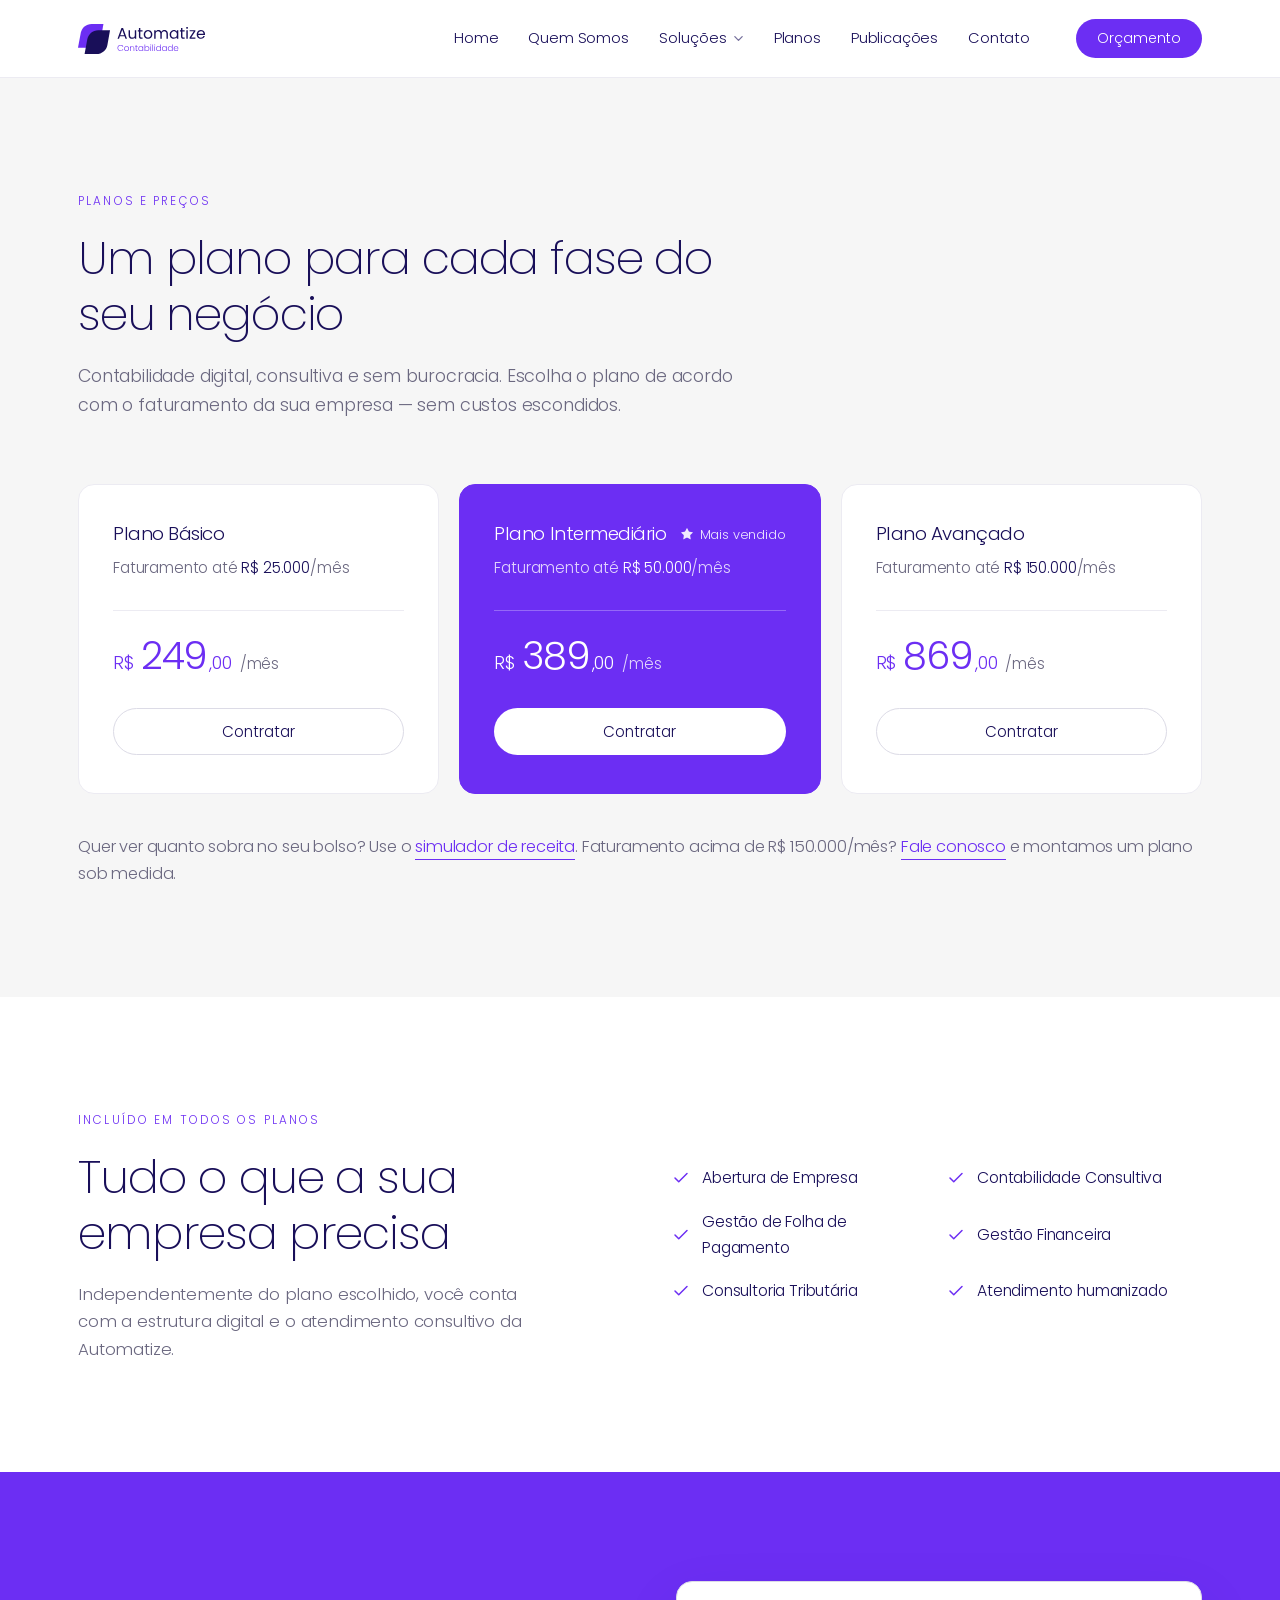
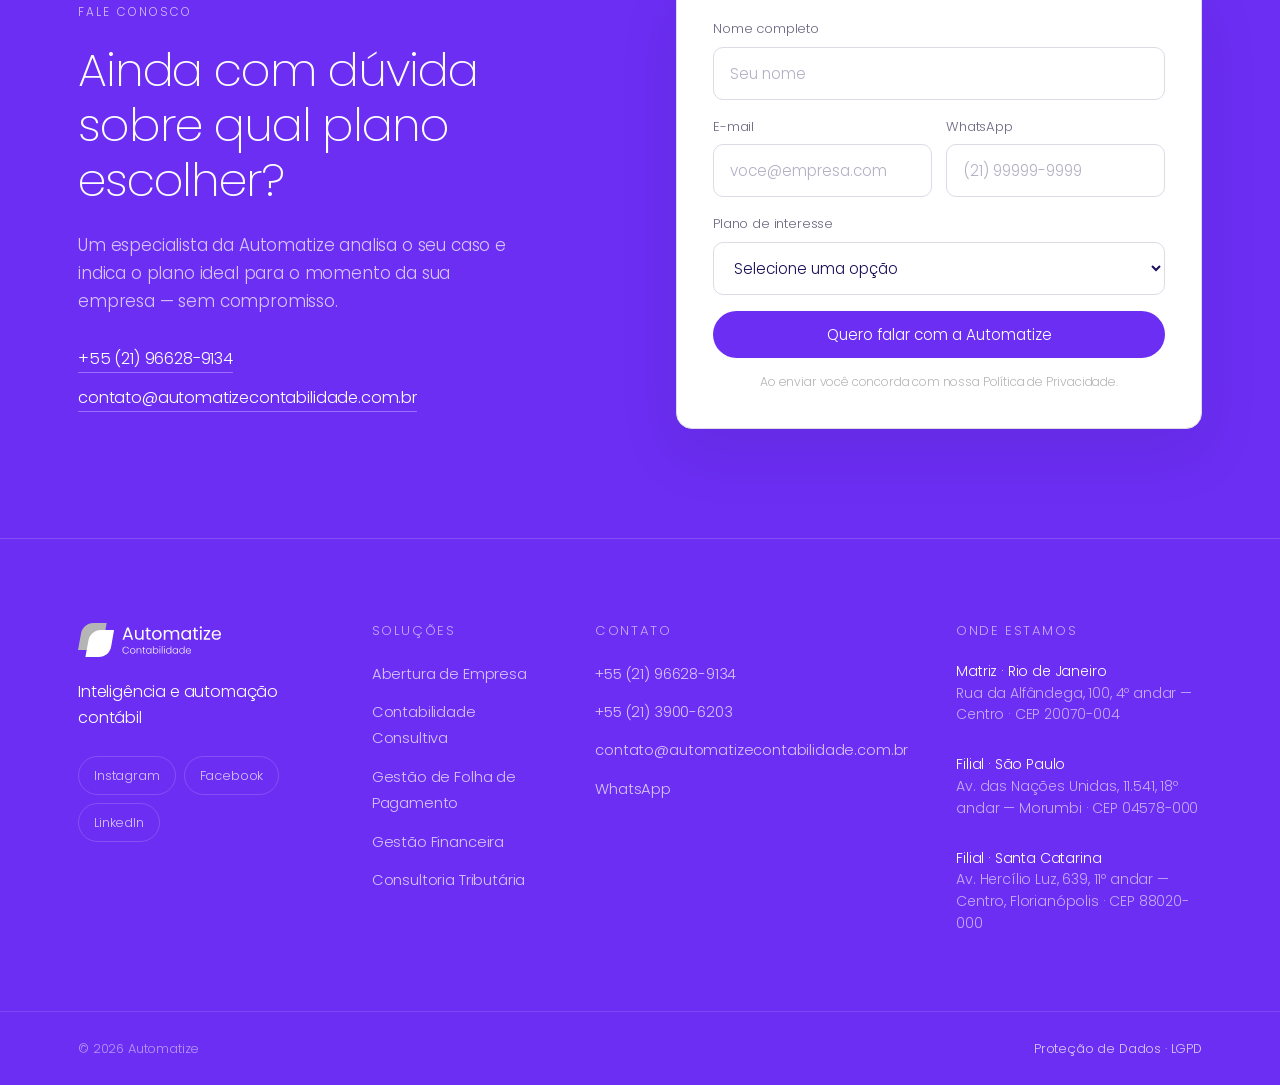
<file: planos.html>
<!DOCTYPE html>
<html lang="pt-BR">
<head>
  <meta charset="UTF-8" />
  <meta name="viewport" content="width=device-width, initial-scale=1.0" />
  <title>Planos e Preços — Automatize Contabilidade</title>
  <meta name="description" content="Conheça os planos da Automatize Contabilidade. Contabilidade digital, consultiva e sem burocracia, com preço adequado ao faturamento da sua empresa." />

  <link rel="preconnect" href="https://fonts.googleapis.com" />
  <link rel="preconnect" href="https://fonts.gstatic.com" crossorigin />
  <link href="https://fonts.googleapis.com/css2?family=Poppins:wght@200;300&display=swap" rel="stylesheet" />

  <link rel="icon" type="image/svg+xml" href="assets/logo-cont-01.svg" />
  <link rel="stylesheet" href="styles/main.css" />
</head>
<body>

  <!-- ===================== HEADER / NAV ===================== -->
  <header class="header">
    <div class="container header__inner">
      <a href="index.html" class="header__brand" aria-label="Automatize Contabilidade — início">
        <img src="assets/logo-cont-01.svg" alt="Automatize Contabilidade" class="header__logo" />
      </a>

      <nav class="nav" id="primary-nav" aria-label="Navegação principal">
        <ul class="nav__list">
          <li><a href="index.html" class="nav__link">Home</a></li>
          <li><a href="index.html#quem-somos" class="nav__link">Quem Somos</a></li>
          <li class="nav__item nav__item--has-menu">
            <button class="nav__link nav__trigger" aria-expanded="false" aria-controls="menu-solucoes">
              Soluções
              <svg class="nav__caret" width="11" height="11" viewBox="0 0 12 12" aria-hidden="true"><path d="M2 4l4 4 4-4" fill="none" stroke="currentColor" stroke-width="1.4" stroke-linecap="round" stroke-linejoin="round"/></svg>
            </button>

            <div class="mega" id="menu-solucoes">
              <div class="mega__inner">
                <div class="mega__rail" role="tablist" aria-label="Categorias">
                  <p class="mega__rail-title">Categorias</p>
                  <button type="button" class="mega__cat is-active" role="tab" aria-selected="true" data-cat="solucoes">
                    <span class="mega__cat-ico"><svg viewBox="0 0 24 24" fill="none" stroke="currentColor" stroke-width="1.9" stroke-linecap="round" stroke-linejoin="round" aria-hidden="true"><rect width="7" height="7" x="3" y="3" rx="1"/><rect width="7" height="7" x="14" y="3" rx="1"/><rect width="7" height="7" x="14" y="14" rx="1"/><rect width="7" height="7" x="3" y="14" rx="1"/></svg></span>
                    <span><b>Por solução</b><small>O que fazemos por você.</small></span>
                  </button>
                  <button type="button" class="mega__cat" role="tab" aria-selected="false" data-cat="segmentos">
                    <span class="mega__cat-ico"><svg viewBox="0 0 24 24" fill="none" stroke="currentColor" stroke-width="1.9" stroke-linecap="round" stroke-linejoin="round" aria-hidden="true"><path d="M16 21v-2a4 4 0 0 0-4-4H6a4 4 0 0 0-4 4v2"/><circle cx="9" cy="7" r="4"/><path d="M22 21v-2a4 4 0 0 0-3-3.87"/><path d="M16 3.13a4 4 0 0 1 0 7.75"/></svg></span>
                    <span><b>Por segmento</b><small>Quem atendemos.</small></span>
                  </button>
                  <button type="button" class="mega__cat" role="tab" aria-selected="false" data-cat="planos">
                    <span class="mega__cat-ico"><svg viewBox="0 0 24 24" fill="none" stroke="currentColor" stroke-width="1.9" stroke-linecap="round" stroke-linejoin="round" aria-hidden="true"><rect width="20" height="14" x="2" y="5" rx="2"/><line x1="2" x2="22" y1="10" y2="10"/></svg></span>
                    <span><b>Planos e preços</b><small>Conforme o seu faturamento.</small></span>
                  </button>
                </div>

                <div class="mega__panels">
                  <div class="mega__panel is-active" data-panel="solucoes" role="tabpanel">
                    <div class="mega__cols">

              <div class="mega__col">
                <p class="mega__col-title">Rotina e conformidade</p>
                <a class="mega__link" href="solucoes/contabilidade-consultiva.html">
                  <span class="mega__link-ico"><svg viewBox="0 0 24 24" fill="none" stroke="currentColor" stroke-width="1.75" stroke-linecap="round" stroke-linejoin="round" aria-hidden="true"><path d="M15 14c.2-1 .7-1.7 1.5-2.5 1-.9 1.5-2.2 1.5-3.5A6 6 0 0 0 6 8c0 1 .2 2.2 1.5 3.5.7.7 1.3 1.5 1.5 2.5"/><path d="M9 18h6"/><path d="M10 22h4"/></svg></span>
                  <span><b>Contabilidade Consultiva</b><small>Um parceiro estratégico, com dados e eficiência.</small></span>
                </a>
                <a class="mega__link" href="solucoes/gestao-de-folha-de-pagamento.html">
                  <span class="mega__link-ico"><svg viewBox="0 0 24 24" fill="none" stroke="currentColor" stroke-width="1.75" stroke-linecap="round" stroke-linejoin="round" aria-hidden="true"><path d="M16 21v-2a4 4 0 0 0-4-4H6a4 4 0 0 0-4 4v2"/><circle cx="9" cy="7" r="4"/><path d="M22 21v-2a4 4 0 0 0-3-3.87"/><path d="M16 3.13a4 4 0 0 1 0 7.75"/></svg></span>
                  <span><b>Gestão de Folha de Pagamento</b><small>Obrigações trabalhistas com risco minimizado.</small></span>
                </a>
                <a class="mega__link" href="solucoes/gestao-financeira.html">
                  <span class="mega__link-ico"><svg viewBox="0 0 24 24" fill="none" stroke="currentColor" stroke-width="1.75" stroke-linecap="round" stroke-linejoin="round" aria-hidden="true"><path d="M19 7V4a1 1 0 0 0-1-1H5a2 2 0 0 0 0 4h15a1 1 0 0 1 1 1v4h-3a2 2 0 0 0 0 4h3a1 1 0 0 0 1-1v-2a1 1 0 0 0-1-1"/><path d="M3 5v14a2 2 0 0 0 2 2h15a1 1 0 0 0 1-1v-4"/></svg></span>
                  <span><b>Gestão Financeira</b><small>Menos burocracia, mais tempo para empreender.</small></span>
                </a>
              </div>

              <div class="mega__col">
                <p class="mega__col-title">Abertura e estratégia</p>
                <a class="mega__link" href="solucoes/abertura-de-empresa.html">
                  <span class="mega__link-ico"><svg viewBox="0 0 24 24" fill="none" stroke="currentColor" stroke-width="1.75" stroke-linecap="round" stroke-linejoin="round" aria-hidden="true"><path d="M6 22V4a2 2 0 0 1 2-2h8a2 2 0 0 1 2 2v18Z"/><path d="M6 12H4a2 2 0 0 0-2 2v6a2 2 0 0 0 2 2h2"/><path d="M18 9h2a2 2 0 0 1 2 2v9a2 2 0 0 1-2 2h-2"/><path d="M10 6h4"/><path d="M10 10h4"/><path d="M10 14h4"/><path d="M10 18h4"/></svg></span>
                  <span><b>Abertura de Empresa</b><small>Seu CNPJ em poucos dias, sem burocracia.</small></span>
                </a>
                <a class="mega__link" href="solucoes/consultoria-tributaria.html">
                  <span class="mega__link-ico"><svg viewBox="0 0 24 24" fill="none" stroke="currentColor" stroke-width="1.75" stroke-linecap="round" stroke-linejoin="round" aria-hidden="true"><line x1="3" x2="21" y1="22" y2="22"/><line x1="6" x2="6" y1="18" y2="11"/><line x1="10" x2="10" y1="18" y2="11"/><line x1="14" x2="14" y1="18" y2="11"/><line x1="18" x2="18" y1="18" y2="11"/><polygon points="12 2 20 7 4 7"/></svg></span>
                  <span><b>Consultoria Tributária</b><small>Análise assertiva e atenta à legislação.</small></span>
                </a>
                <a class="mega__link" href="solucoes/auditoria-contabil.html">
                  <span class="mega__link-ico"><svg viewBox="0 0 24 24" fill="none" stroke="currentColor" stroke-width="1.75" stroke-linecap="round" stroke-linejoin="round" aria-hidden="true"><path d="m8 11 2 2 4-4"/><circle cx="11" cy="11" r="8"/><path d="m21 21-4.3-4.3"/></svg></span>
                  <span><b>Auditoria Contábil</b><small>Revisão técnica das suas demonstrações.</small></span>
                </a>
              </div>
                    </div>
                    <div class="mega__foot">
                      <a class="mega__cta" href="index.html#solucoes">Ver todas as soluções <svg viewBox="0 0 24 24" fill="none" stroke="currentColor" stroke-width="1.9" stroke-linecap="round" stroke-linejoin="round" aria-hidden="true"><path d="M5 12h14"/><path d="m12 5 7 7-7 7"/></svg></a>
                      <a class="mega__cta" href="index.html#contato">Falar com um especialista <svg viewBox="0 0 24 24" fill="none" stroke="currentColor" stroke-width="1.9" stroke-linecap="round" stroke-linejoin="round" aria-hidden="true"><path d="M5 12h14"/><path d="m12 5 7 7-7 7"/></svg></a>
                    </div>
                  </div>

                  <div class="mega__panel" data-panel="segmentos" role="tabpanel">
                    <div class="mega__chips">
                      <a class="mega__chip" href="index.html#conta-pj">Médico</a>
                      <a class="mega__chip" href="index.html#conta-pj">Dentista</a>
                      <a class="mega__chip" href="index.html#conta-pj">Arquiteto</a>
                      <a class="mega__chip" href="index.html#conta-pj">Advogado</a>
                      <a class="mega__chip" href="index.html#conta-pj">Psicólogo</a>
                      <a class="mega__chip" href="index.html#conta-pj">Publicitário</a>
                      <a class="mega__chip" href="index.html#conta-pj">Técnico</a>
                      <a class="mega__chip" href="index.html#conta-pj">Consultor</a>
                      <a class="mega__chip" href="index.html#conta-pj">Representante comercial</a>
                      <a class="mega__chip" href="index.html#conta-pj">Lojista</a>
                      <a class="mega__chip" href="index.html#conta-pj">Varejista</a>
                      <a class="mega__chip" href="index.html#conta-pj">Infoprodutor</a>
                    </div>
                    <div class="mega__foot">
                      <a class="mega__cta" href="index.html#contato">Não encontrou o seu segmento? Fale conosco <svg viewBox="0 0 24 24" fill="none" stroke="currentColor" stroke-width="1.9" stroke-linecap="round" stroke-linejoin="round" aria-hidden="true"><path d="M5 12h14"/><path d="m12 5 7 7-7 7"/></svg></a>
                    </div>
                  </div>

                  <div class="mega__panel" data-panel="planos" role="tabpanel">
                    <div class="mega__plans">
                      <a class="mega__plan" href="planos.html">
                        <b>Plano Básico</b><i>R$ 249<small style="display:inline;color:var(--ink-soft);font-size:.75rem">/mês</small></i>
                        <small>Faturamento até R$ 25.000/mês</small>
                      </a>
                      <a class="mega__plan" href="planos.html">
                        <b>Plano Intermediário</b><i>R$ 389<small style="display:inline;color:var(--ink-soft);font-size:.75rem">/mês</small></i>
                        <small>Faturamento até R$ 50.000/mês</small>
                      </a>
                      <a class="mega__plan" href="planos.html">
                        <b>Plano Avançado</b><i>R$ 869<small style="display:inline;color:var(--ink-soft);font-size:.75rem">/mês</small></i>
                        <small>Faturamento até R$ 150.000/mês</small>
                      </a>
                    </div>
                    <div class="mega__foot">
                      <a class="mega__cta" href="planos.html">Ver todos os planos <svg viewBox="0 0 24 24" fill="none" stroke="currentColor" stroke-width="1.9" stroke-linecap="round" stroke-linejoin="round" aria-hidden="true"><path d="M5 12h14"/><path d="m12 5 7 7-7 7"/></svg></a>
                      <a class="mega__cta" href="index.html#calculadora">Simular a minha receita <svg viewBox="0 0 24 24" fill="none" stroke="currentColor" stroke-width="1.9" stroke-linecap="round" stroke-linejoin="round" aria-hidden="true"><path d="M5 12h14"/><path d="m12 5 7 7-7 7"/></svg></a>
                    </div>
                  </div>
                </div>
              </div>
            </div>
          </li>
          <li><a href="planos.html" class="nav__link" aria-current="page">Planos</a></li>
          <li><a href="index.html#publicacoes" class="nav__link">Publicações</a></li>
          <li><a href="index.html#contato" class="nav__link">Contato</a></li>
        </ul>
      </nav>

      <div class="header__actions">
        <a href="index.html#contato" class="btn btn--primary btn--sm">Orçamento</a>
        <button class="nav__toggle" id="nav-toggle" aria-label="Abrir menu" aria-expanded="false" aria-controls="primary-nav">
          <span></span><span></span><span></span>
        </button>
      </div>
    </div>
  </header>

  <main>
    <!-- ===================== PLANOS ===================== -->
    <section class="pricing section">
      <div class="container">
        <header class="section__head pricing__head">
          <span class="eyebrow">Planos e preços</span>
          <h1 class="section__title">Um plano para cada fase do seu negócio</h1>
          <p class="pricing__lead">
            Contabilidade digital, consultiva e sem burocracia. Escolha o plano de acordo com o
            faturamento da sua empresa — sem custos escondidos.
          </p>
        </header>

        <div class="pricing-grid">

          <!-- Plano Básico -->
          <article class="pricing-card">
            <header class="pricing-card__head">
              <h2 class="pricing-card__name">Plano Básico</h2>
              <p class="pricing-card__limit">Faturamento até <strong>R$ 25.000</strong>/mês</p>
            </header>

            <p class="pricing-card__price">
              <span class="pricing-card__cur">R$</span><span class="pricing-card__val">249</span><span class="pricing-card__dec">,00</span>
              <span class="pricing-card__per">/mês</span>
            </p>

            <footer class="pricing-card__foot">
              <a href="index.html#contato" class="btn btn--outline btn--block">Contratar</a>
            </footer>
          </article>

          <!-- Plano Intermediário — destaque -->
          <article class="pricing-card pricing-card--featured">
            <header class="pricing-card__head">
              <span class="pricing-card__badge">
                <svg viewBox="0 0 24 24" fill="currentColor" aria-hidden="true"><path d="M11.525 2.295a.53.53 0 0 1 .95 0l2.31 4.679a2.123 2.123 0 0 0 1.595 1.16l5.166.756a.53.53 0 0 1 .294.904l-3.736 3.638a2.123 2.123 0 0 0-.611 1.878l.882 5.14a.53.53 0 0 1-.771.56l-4.618-2.428a2.122 2.122 0 0 0-1.973 0L6.396 21.01a.53.53 0 0 1-.77-.56l.881-5.139a2.122 2.122 0 0 0-.611-1.879L2.16 9.795a.53.53 0 0 1 .294-.906l5.165-.755a2.122 2.122 0 0 0 1.597-1.16z"/></svg>
                Mais vendido
              </span>
              <h2 class="pricing-card__name">Plano Intermediário</h2>
              <p class="pricing-card__limit">Faturamento até <strong>R$ 50.000</strong>/mês</p>
            </header>

            <p class="pricing-card__price">
              <span class="pricing-card__cur">R$</span><span class="pricing-card__val">389</span><span class="pricing-card__dec">,00</span>
              <span class="pricing-card__per">/mês</span>
            </p>

            <footer class="pricing-card__foot">
              <a href="index.html#contato" class="btn btn--light btn--block">Contratar</a>
            </footer>
          </article>

          <!-- Plano Avançado -->
          <article class="pricing-card">
            <header class="pricing-card__head">
              <h2 class="pricing-card__name">Plano Avançado</h2>
              <p class="pricing-card__limit">Faturamento até <strong>R$ 150.000</strong>/mês</p>
            </header>

            <p class="pricing-card__price">
              <span class="pricing-card__cur">R$</span><span class="pricing-card__val">869</span><span class="pricing-card__dec">,00</span>
              <span class="pricing-card__per">/mês</span>
            </p>

            <footer class="pricing-card__foot">
              <a href="index.html#contato" class="btn btn--outline btn--block">Contratar</a>
            </footer>
          </article>

        </div>

        <p class="pricing__note">
          Quer ver quanto sobra no seu bolso? Use o
          <a href="index.html#calculadora" class="link">simulador de receita</a>.
          Faturamento acima de R$ 150.000/mês?
          <a href="index.html#contato" class="link">Fale conosco</a> e montamos um plano sob medida.
        </p>
      </div>
    </section>

    <!-- ===================== INCLUÍDO EM TODOS ===================== -->
    <section class="included section">
      <div class="container included__inner">
        <div class="included__copy">
          <span class="eyebrow">Incluído em todos os planos</span>
          <h2 class="section__title">Tudo o que a sua empresa precisa</h2>
          <p class="included__text">
            Independentemente do plano escolhido, você conta com a estrutura digital e o
            atendimento consultivo da Automatize.
          </p>
        </div>

        <ul class="included__list">
          <li>
            <svg viewBox="0 0 24 24" fill="none" stroke="currentColor" stroke-width="2" stroke-linecap="round" stroke-linejoin="round" aria-hidden="true"><path d="M20 6 9 17l-5-5"/></svg>
            Abertura de Empresa
          </li>
          <li>
            <svg viewBox="0 0 24 24" fill="none" stroke="currentColor" stroke-width="2" stroke-linecap="round" stroke-linejoin="round" aria-hidden="true"><path d="M20 6 9 17l-5-5"/></svg>
            Contabilidade Consultiva
          </li>
          <li>
            <svg viewBox="0 0 24 24" fill="none" stroke="currentColor" stroke-width="2" stroke-linecap="round" stroke-linejoin="round" aria-hidden="true"><path d="M20 6 9 17l-5-5"/></svg>
            Gestão de Folha de Pagamento
          </li>
          <li>
            <svg viewBox="0 0 24 24" fill="none" stroke="currentColor" stroke-width="2" stroke-linecap="round" stroke-linejoin="round" aria-hidden="true"><path d="M20 6 9 17l-5-5"/></svg>
            Gestão Financeira
          </li>
          <li>
            <svg viewBox="0 0 24 24" fill="none" stroke="currentColor" stroke-width="2" stroke-linecap="round" stroke-linejoin="round" aria-hidden="true"><path d="M20 6 9 17l-5-5"/></svg>
            Consultoria Tributária
          </li>
          <li>
            <svg viewBox="0 0 24 24" fill="none" stroke="currentColor" stroke-width="2" stroke-linecap="round" stroke-linejoin="round" aria-hidden="true"><path d="M20 6 9 17l-5-5"/></svg>
            Atendimento humanizado
          </li>
        </ul>
      </div>
    </section>

    <!-- ===================== CTA ===================== -->
    <section class="contact section" id="contato">
      <div class="container contact__inner">
        <div class="contact__copy">
          <span class="eyebrow">Fale conosco</span>
          <h2 class="section__title section__title--light">Ainda com dúvida sobre qual plano escolher?</h2>
          <p class="contact__text">
            Um especialista da Automatize analisa o seu caso e indica o plano ideal para o
            momento da sua empresa — sem compromisso.
          </p>
          <ul class="contact__list">
            <li><a href="tel:+5521966289134">+55 (21) 96628-9134</a></li>
            <li><a href="mailto:contato@automatizecontabilidade.com.br">contato@automatizecontabilidade.com.br</a></li>
          </ul>
        </div>

        <div class="contact__card">
          <form class="lead-form" id="lead-form" novalidate>
            <label class="field">
              <span class="field__label">Nome completo</span>
              <input type="text" name="nome" required placeholder="Seu nome" autocomplete="name" />
            </label>

            <div class="field-row">
              <label class="field">
                <span class="field__label">E-mail</span>
                <input type="email" name="email" required placeholder="voce@empresa.com" autocomplete="email" />
              </label>
              <label class="field">
                <span class="field__label">WhatsApp</span>
                <input type="tel" name="telefone" required placeholder="(21) 99999-9999" autocomplete="tel" />
              </label>
            </div>

            <label class="field">
              <span class="field__label">Plano de interesse</span>
              <select name="plano" required>
                <option value="" disabled selected>Selecione uma opção</option>
                <option>Plano Básico</option>
                <option>Plano Intermediário</option>
                <option>Plano Avançado</option>
                <option>Ainda não sei / Plano sob medida</option>
              </select>
            </label>

            <button type="submit" class="btn btn--primary btn--block">Quero falar com a Automatize</button>
            <p class="lead-form__note">Ao enviar você concorda com nossa Política de Privacidade.</p>
          </form>
        </div>
      </div>
    </section>
  </main>

  <!-- ===================== FOOTER ===================== -->
  <footer class="footer">
    <div class="container footer__inner">
      <div class="footer__brand">
        <img src="assets/logo-cont-03.svg" alt="Automatize Contabilidade" class="footer__logo" />
        <p class="footer__slogan">Inteligência e automação contábil</p>
        <div class="footer__social">
          <a href="https://instagram.com/automatize_contabilidade">Instagram</a>
          <a href="https://facebook.com/contabilidadeautomatize">Facebook</a>
          <a href="https://www.linkedin.com/company/automatize-assessoria">LinkedIn</a>
        </div>
      </div>

      <div class="footer__col">
        <h4>Soluções</h4>
        <ul>
          <li><a href="index.html#solucoes">Abertura de Empresa</a></li>
          <li><a href="index.html#solucoes">Contabilidade Consultiva</a></li>
          <li><a href="index.html#solucoes">Gestão de Folha de Pagamento</a></li>
          <li><a href="index.html#solucoes">Gestão Financeira</a></li>
          <li><a href="index.html#solucoes">Consultoria Tributária</a></li>
        </ul>
      </div>

      <div class="footer__col">
        <h4>Contato</h4>
        <ul class="footer__contact">
          <li><a href="tel:+5521966289134">+55 (21) 96628-9134</a></li>
          <li><a href="tel:+552139006203">+55 (21) 3900-6203</a></li>
          <li><a href="mailto:contato@automatizecontabilidade.com.br">contato@automatizecontabilidade.com.br</a></li>
          <li><a href="https://wa.me/5521966289134">WhatsApp</a></li>
        </ul>
      </div>

      <div class="footer__col footer__col--wide">
        <h4>Onde estamos</h4>
        <ul class="footer__address">
          <li><strong>Matriz · Rio de Janeiro</strong><br />Rua da Alfândega, 100, 4º andar — Centro · CEP 20070-004</li>
          <li><strong>Filial · São Paulo</strong><br />Av. das Nações Unidas, 11.541, 18º andar — Morumbi · CEP 04578-000</li>
          <li><strong>Filial · Santa Catarina</strong><br />Av. Hercílio Luz, 639, 11º andar — Centro, Florianópolis · CEP 88020-000</li>
        </ul>
      </div>
    </div>

    <div class="footer__bottom">
      <div class="container footer__bottom-inner">
        <span>© 2026 Automatize</span>
        <span class="footer__badge">Proteção de Dados · LGPD</span>
      </div>
    </div>
  </footer>

  <script src="scripts/main.js"></script>
</body>
</html>
</file>
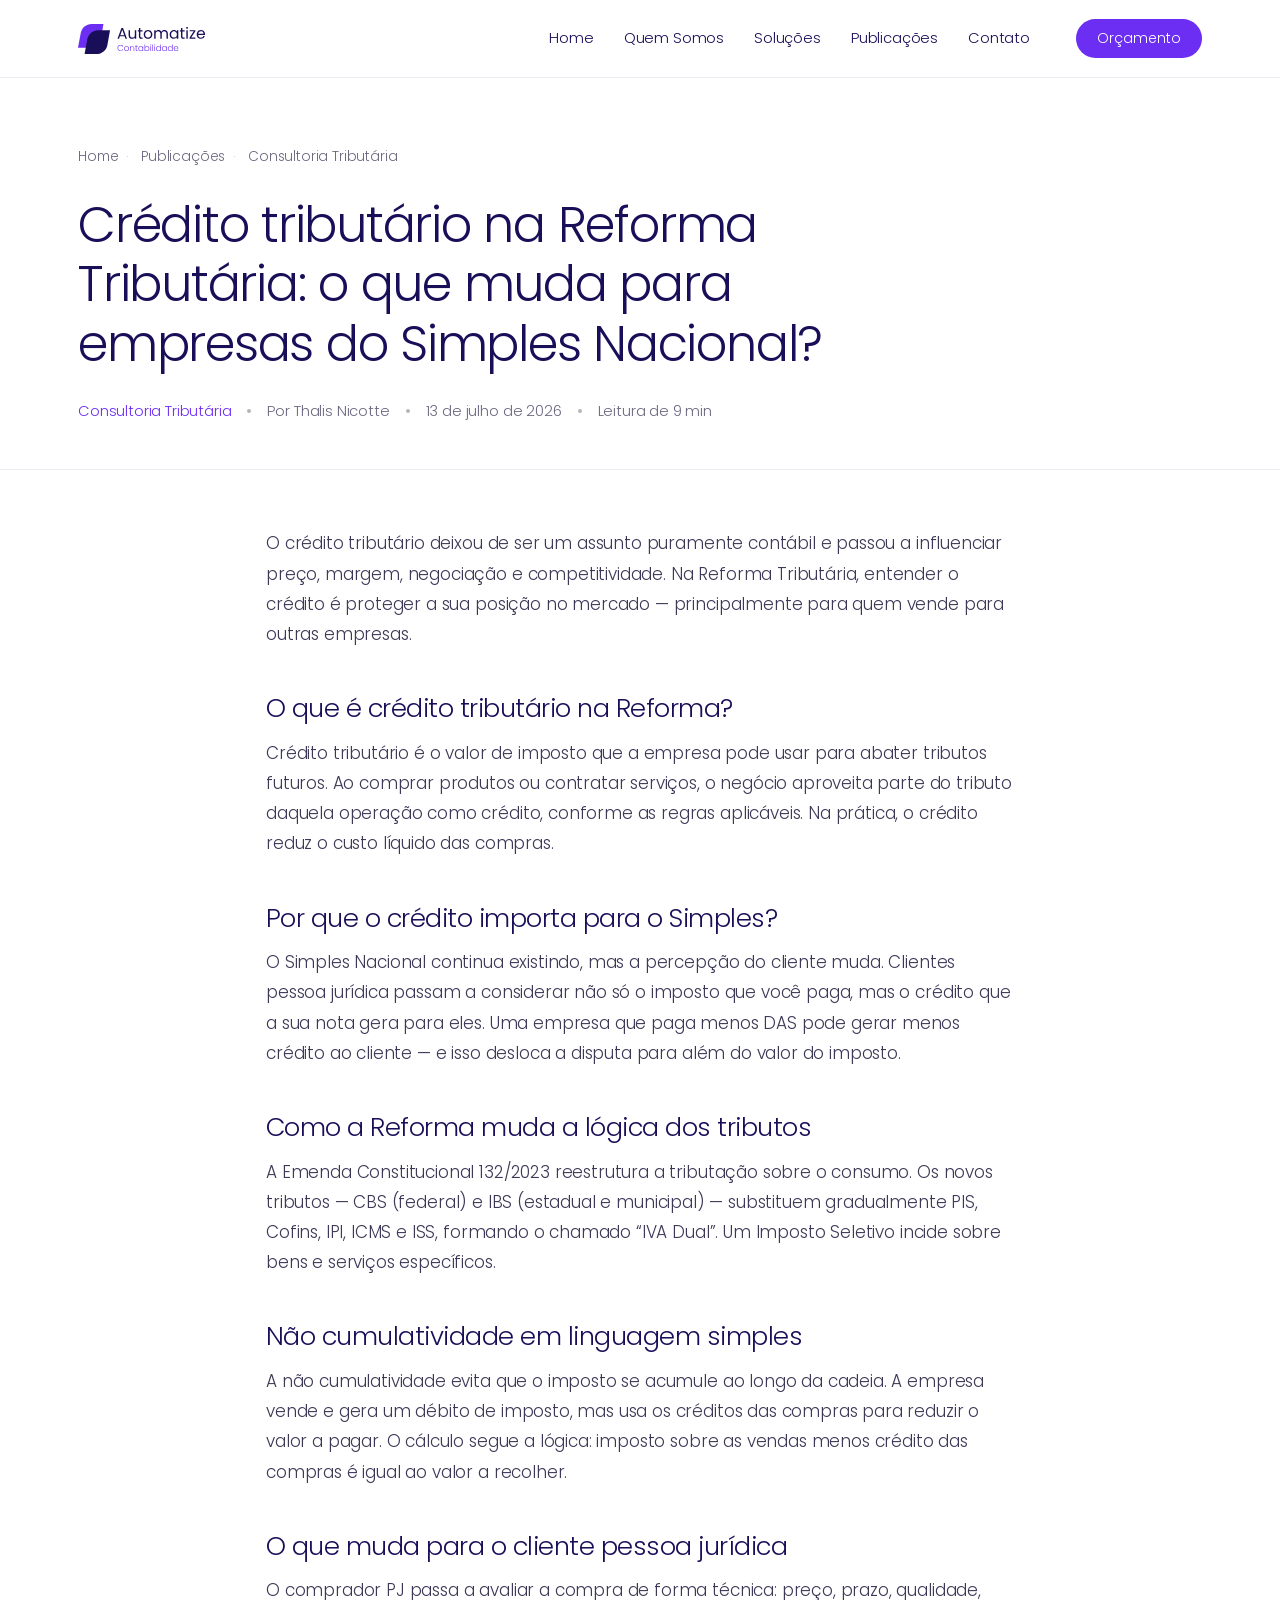
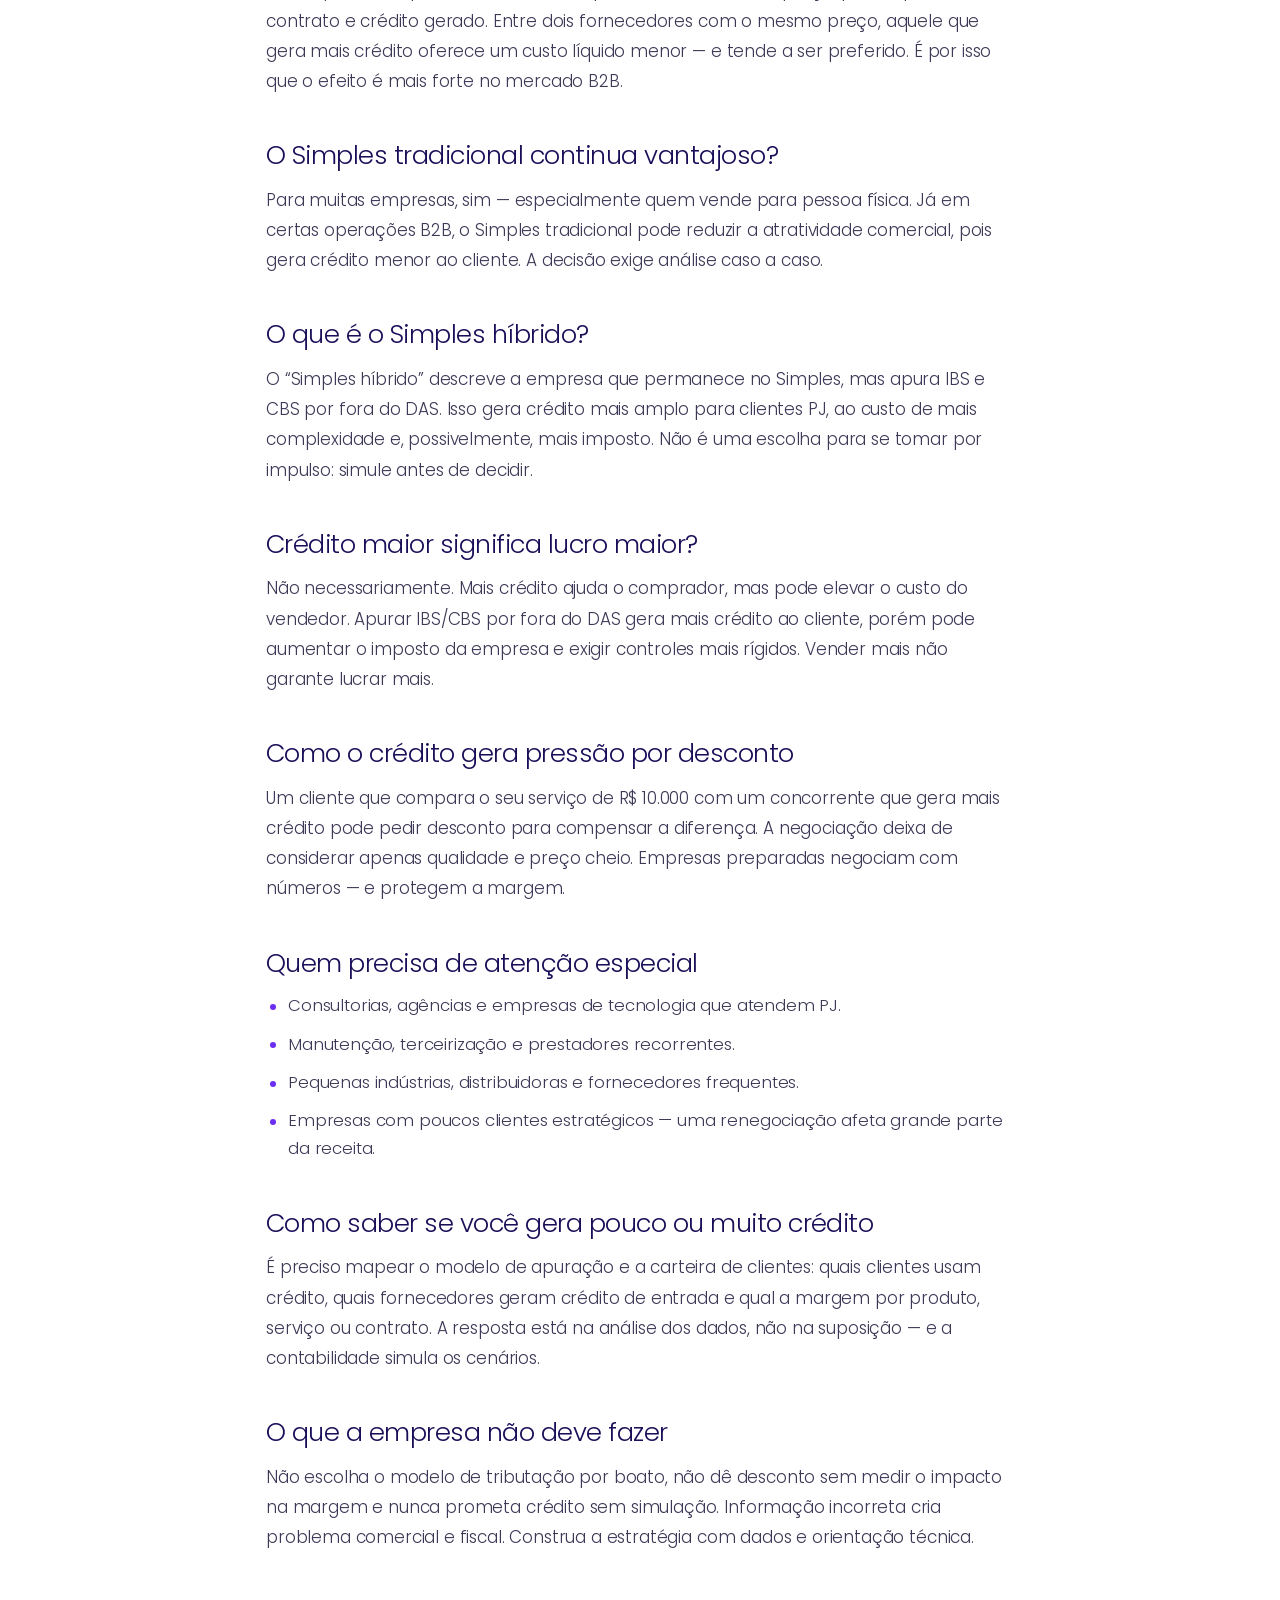
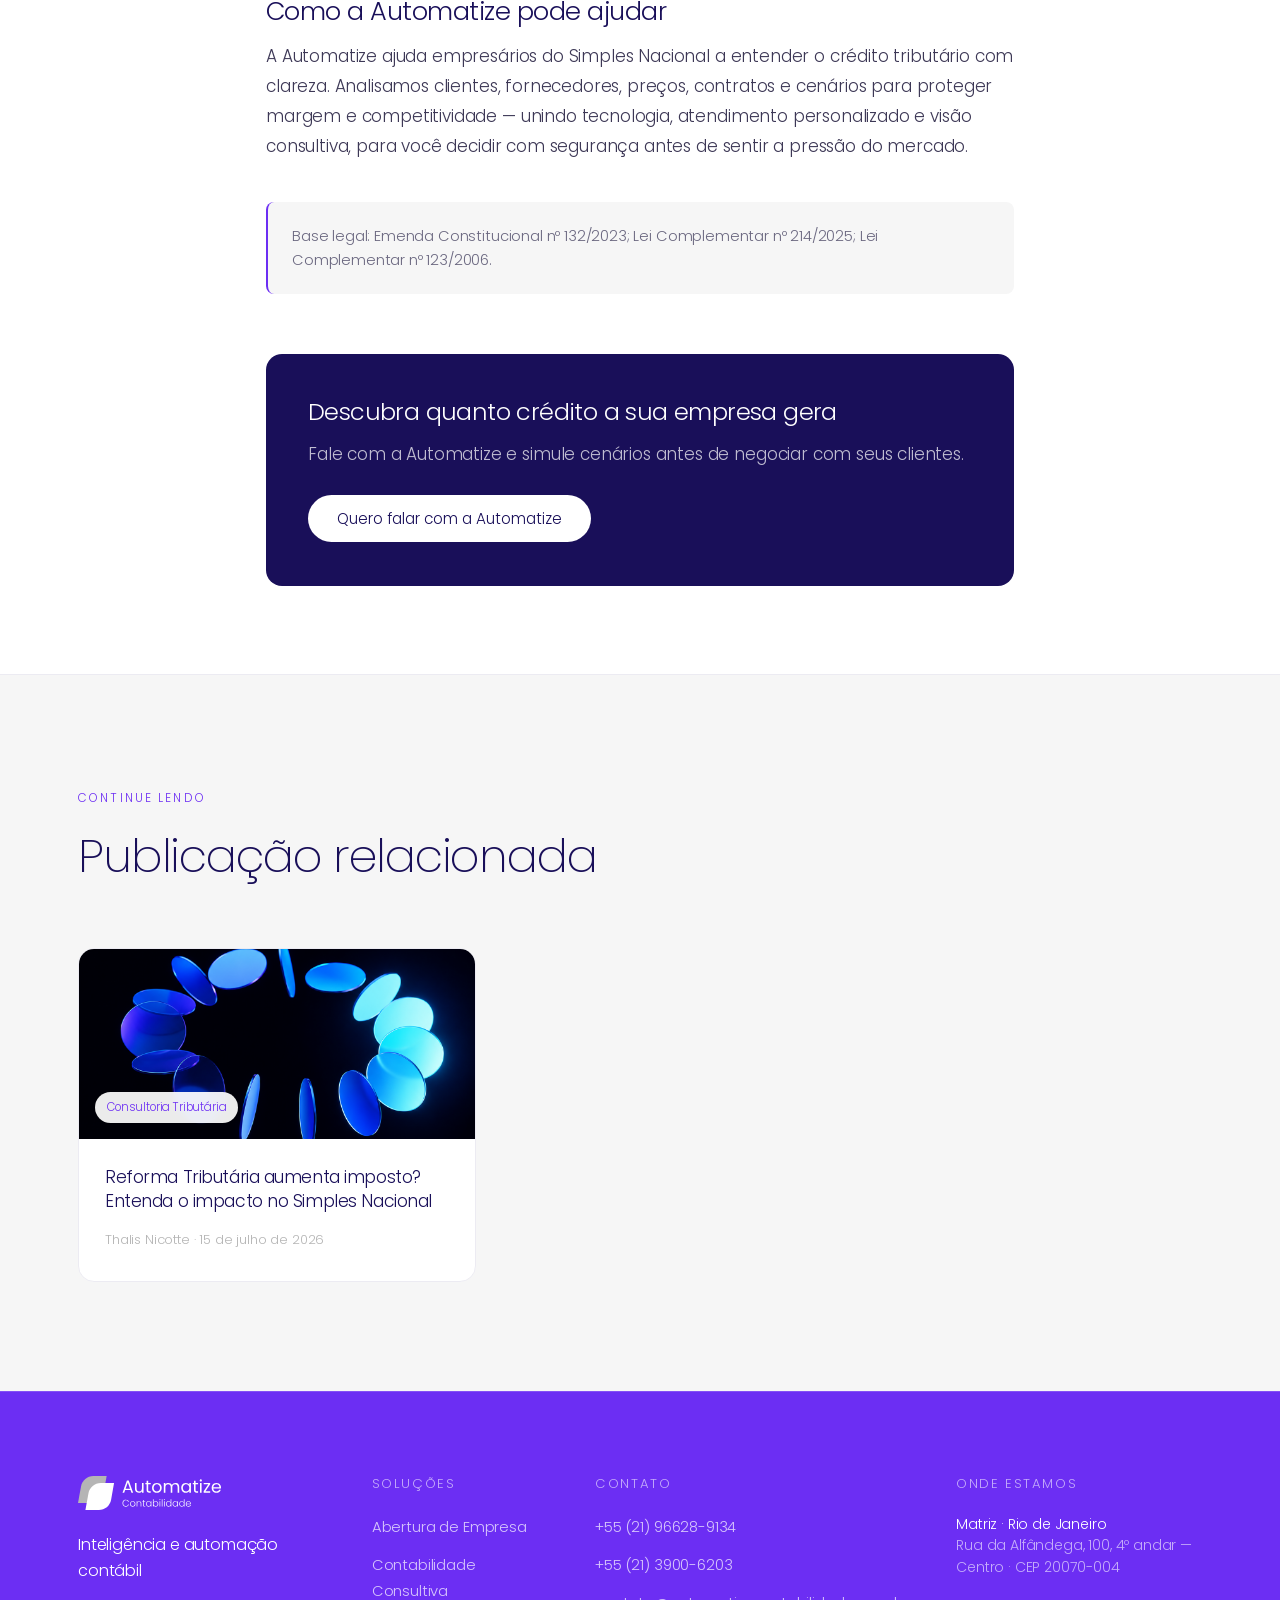
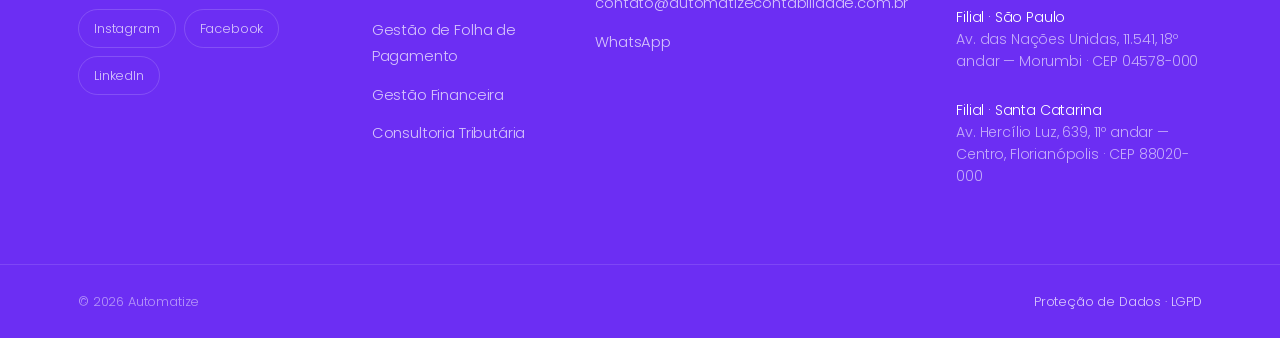
<file: publicacoes/credito-tributario-reforma-tributaria.html>
<!DOCTYPE html>
<html lang="pt-BR">
<head>
  <meta charset="UTF-8" />
  <meta name="viewport" content="width=device-width, initial-scale=1.0" />
  <title>Crédito tributário na Reforma Tributária: o que muda para o Simples Nacional — Automatize</title>
  <meta name="description" content="O crédito tributário vira vantagem competitiva na Reforma. Entenda o que muda para empresas do Simples Nacional, especialmente no mercado B2B." />

  <link rel="preconnect" href="https://fonts.googleapis.com" />
  <link rel="preconnect" href="https://fonts.gstatic.com" crossorigin />
  <link href="https://fonts.googleapis.com/css2?family=Poppins:wght@200;300&display=swap" rel="stylesheet" />

  <link rel="icon" type="image/svg+xml" href="../assets/logo-cont-01.svg" />
  <link rel="stylesheet" href="../styles/main.css" />
</head>
<body>

  <header class="header">
    <div class="container header__inner">
      <a href="../index.html" class="header__brand" aria-label="Automatize Contabilidade — início">
        <img src="../assets/logo-cont-01.svg" alt="Automatize Contabilidade" class="header__logo" />
      </a>
      <nav class="nav" id="primary-nav" aria-label="Navegação principal">
        <ul class="nav__list">
          <li><a href="../index.html" class="nav__link">Home</a></li>
          <li><a href="../index.html#quem-somos" class="nav__link">Quem Somos</a></li>
          <li><a href="../index.html#solucoes" class="nav__link">Soluções</a></li>
          <li><a href="../index.html#publicacoes" class="nav__link">Publicações</a></li>
          <li><a href="../index.html#contato" class="nav__link">Contato</a></li>
        </ul>
      </nav>
      <div class="header__actions">
        <a href="../index.html#contato" class="btn btn--primary btn--sm">Orçamento</a>
        <button class="nav__toggle" id="nav-toggle" aria-label="Abrir menu" aria-expanded="false" aria-controls="primary-nav">
          <span></span><span></span><span></span>
        </button>
      </div>
    </div>
  </header>

  <main>
    <article>
      <header class="article-hero">
        <div class="container">
          <nav class="breadcrumb" aria-label="Trilha">
            <a href="../index.html">Home</a><span>·</span>
            <a href="../index.html#publicacoes">Publicações</a><span>·</span>
            Consultoria Tributária
          </nav>
          <h1 class="article-hero__title">Crédito tributário na Reforma Tributária: o que muda para empresas do Simples Nacional?</h1>
          <div class="article-hero__meta">
            <span class="tag">Consultoria Tributária</span>
            <span class="dot"></span>
            <span>Por Thalis Nicotte</span>
            <span class="dot"></span>
            <span>13 de julho de 2026</span>
            <span class="dot"></span>
            <span>Leitura de 9 min</span>
          </div>
        </div>
      </header>

      <div class="article section">
        <div class="container">
          <div class="article__inner">
            <p class="article__lead">
              O crédito tributário deixou de ser um assunto puramente contábil e passou a influenciar preço,
              margem, negociação e competitividade. Na Reforma Tributária, entender o crédito é proteger a sua
              posição no mercado — principalmente para quem vende para outras empresas.
            </p>

            <h2>O que é crédito tributário na Reforma?</h2>
            <p>
              Crédito tributário é o valor de imposto que a empresa pode usar para abater tributos futuros.
              Ao comprar produtos ou contratar serviços, o negócio aproveita parte do tributo daquela operação
              como crédito, conforme as regras aplicáveis. Na prática, o crédito reduz o custo líquido das compras.
            </p>

            <h2>Por que o crédito importa para o Simples?</h2>
            <p>
              O Simples Nacional continua existindo, mas a percepção do cliente muda. Clientes pessoa jurídica
              passam a considerar não só o imposto que você paga, mas o crédito que a sua nota gera para eles.
              Uma empresa que paga menos DAS pode gerar menos crédito ao cliente — e isso desloca a disputa para
              além do valor do imposto.
            </p>

            <h2>Como a Reforma muda a lógica dos tributos</h2>
            <p>
              A Emenda Constitucional 132/2023 reestrutura a tributação sobre o consumo. Os novos tributos —
              <strong>CBS</strong> (federal) e <strong>IBS</strong> (estadual e municipal) — substituem
              gradualmente PIS, Cofins, IPI, ICMS e ISS, formando o chamado “IVA Dual”. Um Imposto Seletivo
              incide sobre bens e serviços específicos.
            </p>

            <h2>Não cumulatividade em linguagem simples</h2>
            <p>
              A não cumulatividade evita que o imposto se acumule ao longo da cadeia. A empresa vende e gera um
              débito de imposto, mas usa os créditos das compras para reduzir o valor a pagar. O cálculo segue a
              lógica: imposto sobre as vendas menos crédito das compras é igual ao valor a recolher.
            </p>

            <h2>O que muda para o cliente pessoa jurídica</h2>
            <p>
              O comprador PJ passa a avaliar a compra de forma técnica: preço, prazo, qualidade, contrato e
              crédito gerado. Entre dois fornecedores com o mesmo preço, aquele que gera mais crédito oferece um
              custo líquido menor — e tende a ser preferido. É por isso que o efeito é mais forte no mercado B2B.
            </p>

            <h2>O Simples tradicional continua vantajoso?</h2>
            <p>
              Para muitas empresas, sim — especialmente quem vende para pessoa física. Já em certas operações B2B,
              o Simples tradicional pode reduzir a atratividade comercial, pois gera crédito menor ao cliente.
              A decisão exige análise caso a caso.
            </p>

            <h2>O que é o Simples híbrido?</h2>
            <p>
              O “Simples híbrido” descreve a empresa que permanece no Simples, mas apura IBS e CBS por fora do DAS.
              Isso gera crédito mais amplo para clientes PJ, ao custo de mais complexidade e, possivelmente, mais
              imposto. Não é uma escolha para se tomar por impulso: <strong>simule antes de decidir</strong>.
            </p>

            <h2>Crédito maior significa lucro maior?</h2>
            <p>
              Não necessariamente. Mais crédito ajuda o comprador, mas pode elevar o custo do vendedor. Apurar
              IBS/CBS por fora do DAS gera mais crédito ao cliente, porém pode aumentar o imposto da empresa e
              exigir controles mais rígidos. Vender mais não garante lucrar mais.
            </p>

            <h2>Como o crédito gera pressão por desconto</h2>
            <p>
              Um cliente que compara o seu serviço de R$ 10.000 com um concorrente que gera mais crédito pode pedir
              desconto para compensar a diferença. A negociação deixa de considerar apenas qualidade e preço cheio.
              Empresas preparadas negociam com números — e protegem a margem.
            </p>

            <h2>Quem precisa de atenção especial</h2>
            <ul class="prose">
              <li>Consultorias, agências e empresas de tecnologia que atendem PJ.</li>
              <li>Manutenção, terceirização e prestadores recorrentes.</li>
              <li>Pequenas indústrias, distribuidoras e fornecedores frequentes.</li>
              <li>Empresas com poucos clientes estratégicos — uma renegociação afeta grande parte da receita.</li>
            </ul>

            <h2>Como saber se você gera pouco ou muito crédito</h2>
            <p>
              É preciso mapear o modelo de apuração e a carteira de clientes: quais clientes usam crédito, quais
              fornecedores geram crédito de entrada e qual a margem por produto, serviço ou contrato. A resposta
              está na análise dos dados, não na suposição — e a contabilidade simula os cenários.
            </p>

            <h2>O que a empresa não deve fazer</h2>
            <p>
              Não escolha o modelo de tributação por boato, não dê desconto sem medir o impacto na margem e nunca
              prometa crédito sem simulação. Informação incorreta cria problema comercial e fiscal. Construa a
              estratégia com dados e orientação técnica.
            </p>

            <h2>Como a Automatize pode ajudar</h2>
            <p>
              A Automatize ajuda empresários do Simples Nacional a entender o crédito tributário com clareza.
              Analisamos clientes, fornecedores, preços, contratos e cenários para proteger margem e
              competitividade — unindo tecnologia, atendimento personalizado e visão consultiva, para você decidir
              com segurança antes de sentir a pressão do mercado.
            </p>

            <div class="article__note">
              Base legal: Emenda Constitucional nº 132/2023; Lei Complementar nº 214/2025; Lei Complementar nº 123/2006.
            </div>

            <div class="article__cta">
              <h3>Descubra quanto crédito a sua empresa gera</h3>
              <p>Fale com a Automatize e simule cenários antes de negociar com seus clientes.</p>
              <a href="../index.html#contato" class="btn btn--light">Quero falar com a Automatize</a>
            </div>
          </div>
        </div>
      </div>

      <section class="article-related section">
        <div class="container">
          <header class="section__head"><span class="eyebrow">Continue lendo</span><h2 class="section__title">Publicação relacionada</h2></header>
          <div class="blog__grid blog__grid--2">
            <article class="post">
              <a class="post__thumb" href="reforma-tributaria-aumenta-imposto.html">
                <img src="../assets/article-01.png" alt="Reforma Tributária e o Simples Nacional" loading="lazy" />
                <span class="post__cat">Consultoria Tributária</span>
              </a>
              <div class="post__body">
                <h3 class="post__title"><a href="reforma-tributaria-aumenta-imposto.html">Reforma Tributária aumenta imposto? Entenda o impacto no Simples Nacional</a></h3>
                <p class="post__meta">Thalis Nicotte · 15 de julho de 2026</p>
              </div>
            </article>
          </div>
        </div>
      </section>
    </article>
  </main>

  <footer class="footer">
    <div class="container footer__inner">
      <div class="footer__brand">
        <img src="../assets/logo-cont-03.svg" alt="Automatize Contabilidade" class="footer__logo" />
        <p class="footer__slogan">Inteligência e automação contábil</p>
        <div class="footer__social">
          <a href="https://instagram.com/automatize_contabilidade">Instagram</a>
          <a href="https://facebook.com/contabilidadeautomatize">Facebook</a>
          <a href="https://www.linkedin.com/company/automatize-assessoria">LinkedIn</a>
        </div>
      </div>
      <div class="footer__col">
        <h4>Soluções</h4>
        <ul>
          <li><a href="../index.html#solucoes">Abertura de Empresa</a></li>
          <li><a href="../index.html#solucoes">Contabilidade Consultiva</a></li>
          <li><a href="../index.html#solucoes">Gestão de Folha de Pagamento</a></li>
          <li><a href="../index.html#solucoes">Gestão Financeira</a></li>
          <li><a href="../index.html#solucoes">Consultoria Tributária</a></li>
        </ul>
      </div>
      <div class="footer__col">
        <h4>Contato</h4>
        <ul class="footer__contact">
          <li><a href="tel:+5521966289134">+55 (21) 96628-9134</a></li>
          <li><a href="tel:+552139006203">+55 (21) 3900-6203</a></li>
          <li><a href="mailto:contato@automatizecontabilidade.com.br">contato@automatizecontabilidade.com.br</a></li>
          <li><a href="https://wa.me/5521966289134">WhatsApp</a></li>
        </ul>
      </div>
      <div class="footer__col footer__col--wide">
        <h4>Onde estamos</h4>
        <ul class="footer__address">
          <li><strong>Matriz · Rio de Janeiro</strong><br />Rua da Alfândega, 100, 4º andar — Centro · CEP 20070-004</li>
          <li><strong>Filial · São Paulo</strong><br />Av. das Nações Unidas, 11.541, 18º andar — Morumbi · CEP 04578-000</li>
          <li><strong>Filial · Santa Catarina</strong><br />Av. Hercílio Luz, 639, 11º andar — Centro, Florianópolis · CEP 88020-000</li>
        </ul>
      </div>
    </div>
    <div class="footer__bottom">
      <div class="container footer__bottom-inner">
        <span>© 2026 Automatize</span>
        <span class="footer__badge">Proteção de Dados · LGPD</span>
      </div>
    </div>
  </footer>

  <script src="../scripts/main.js"></script>
</body>
</html>
</file>
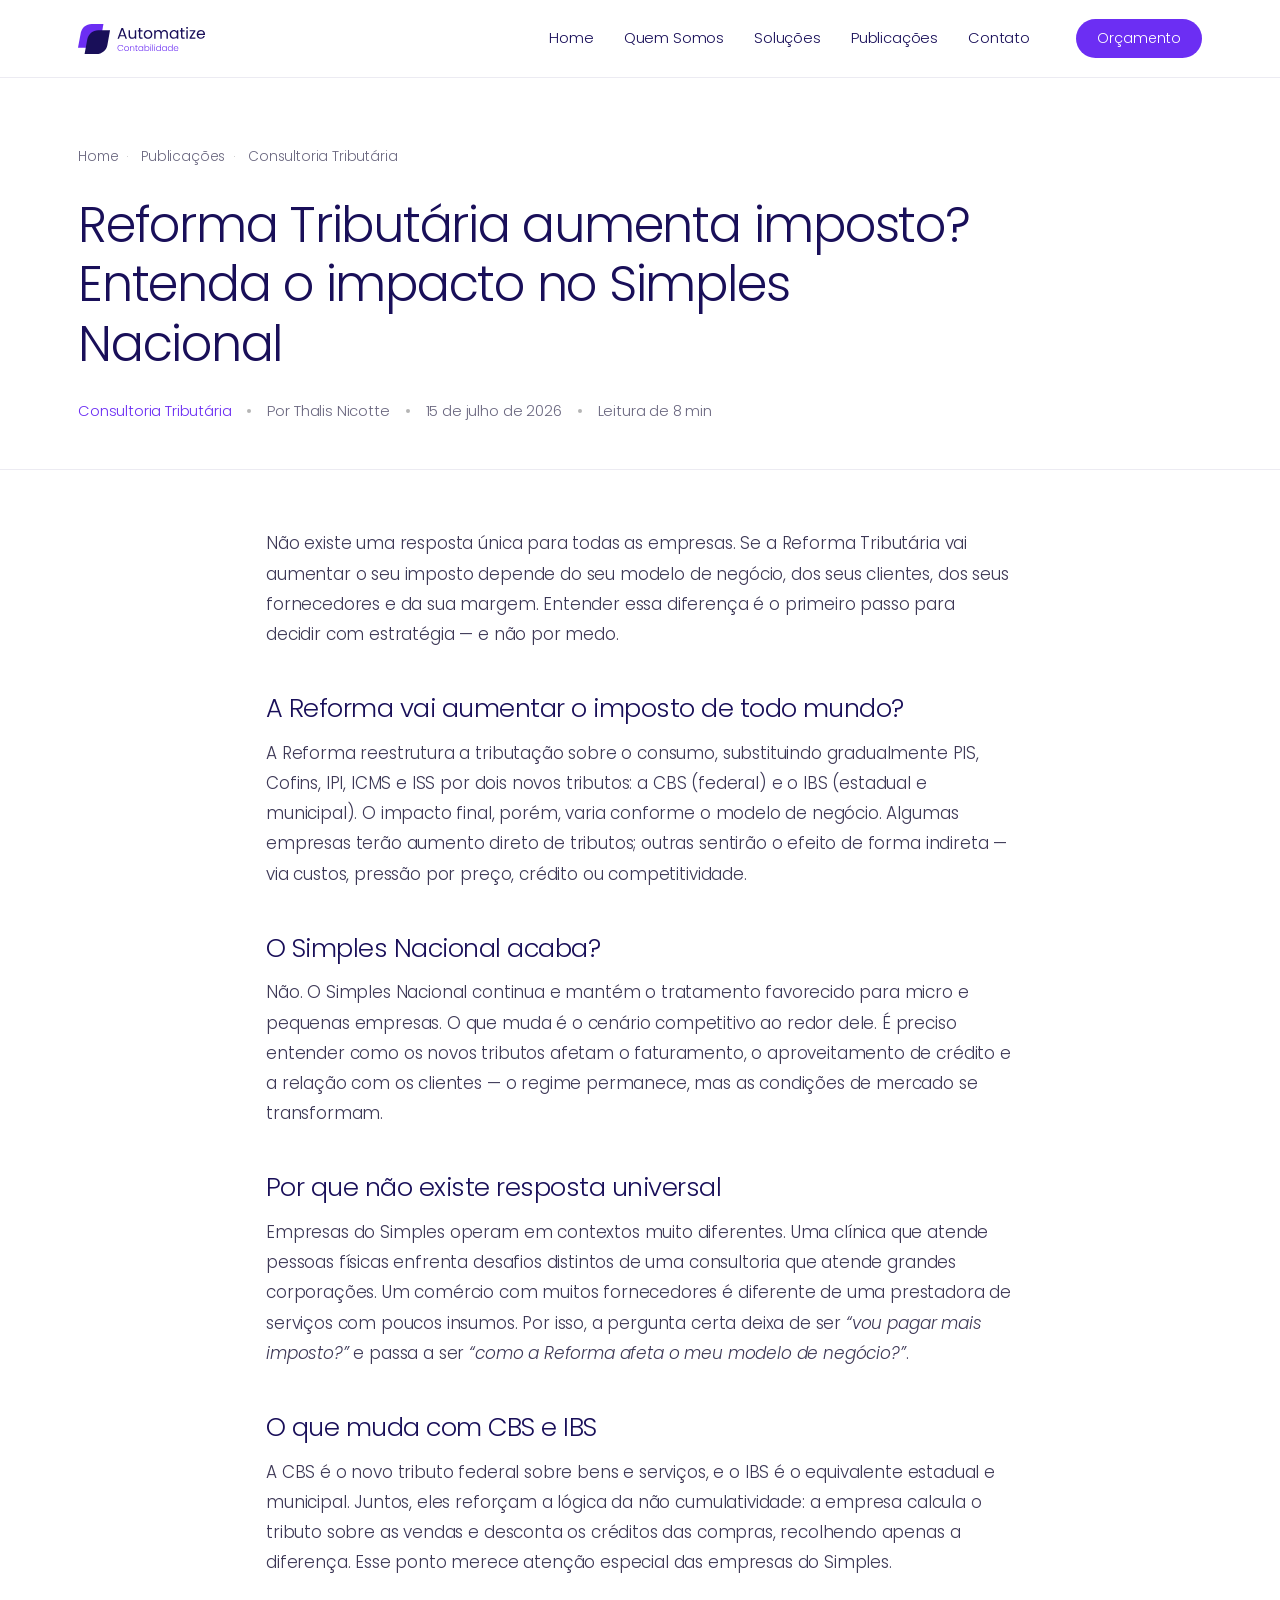
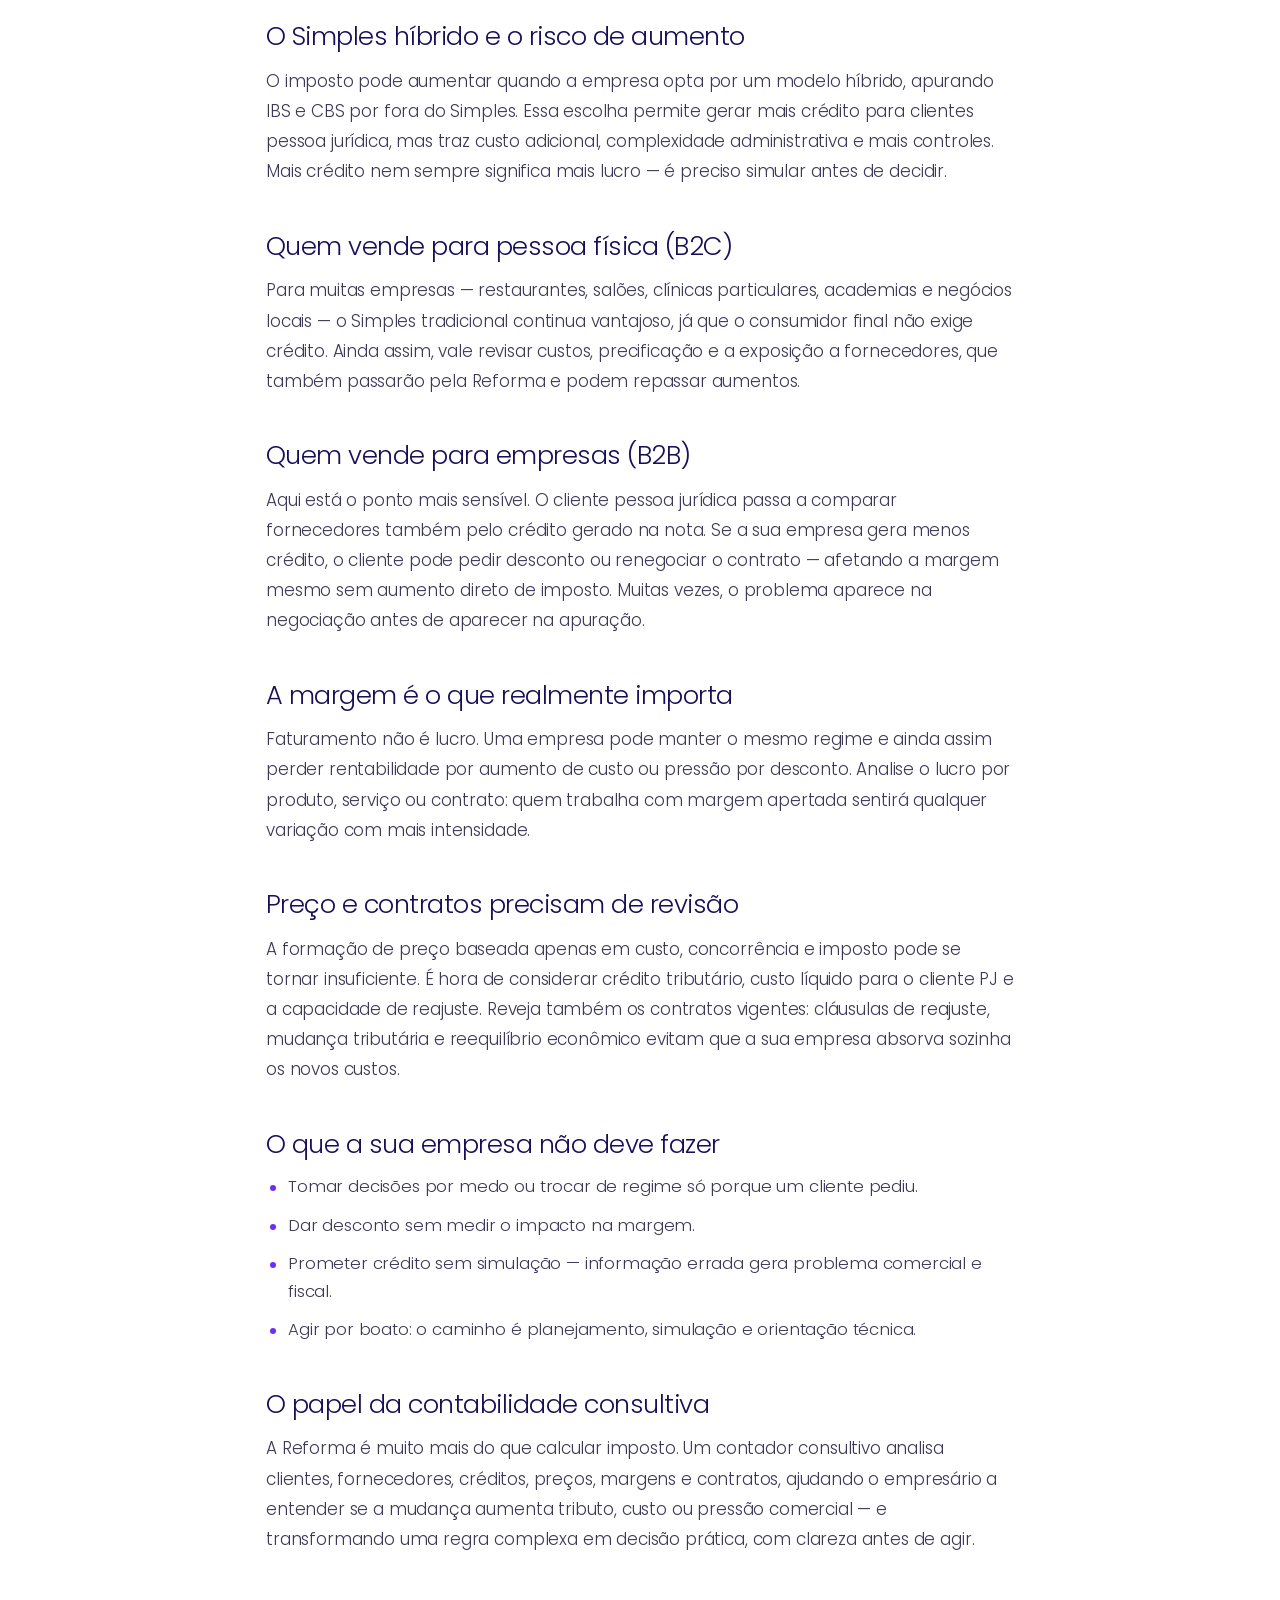
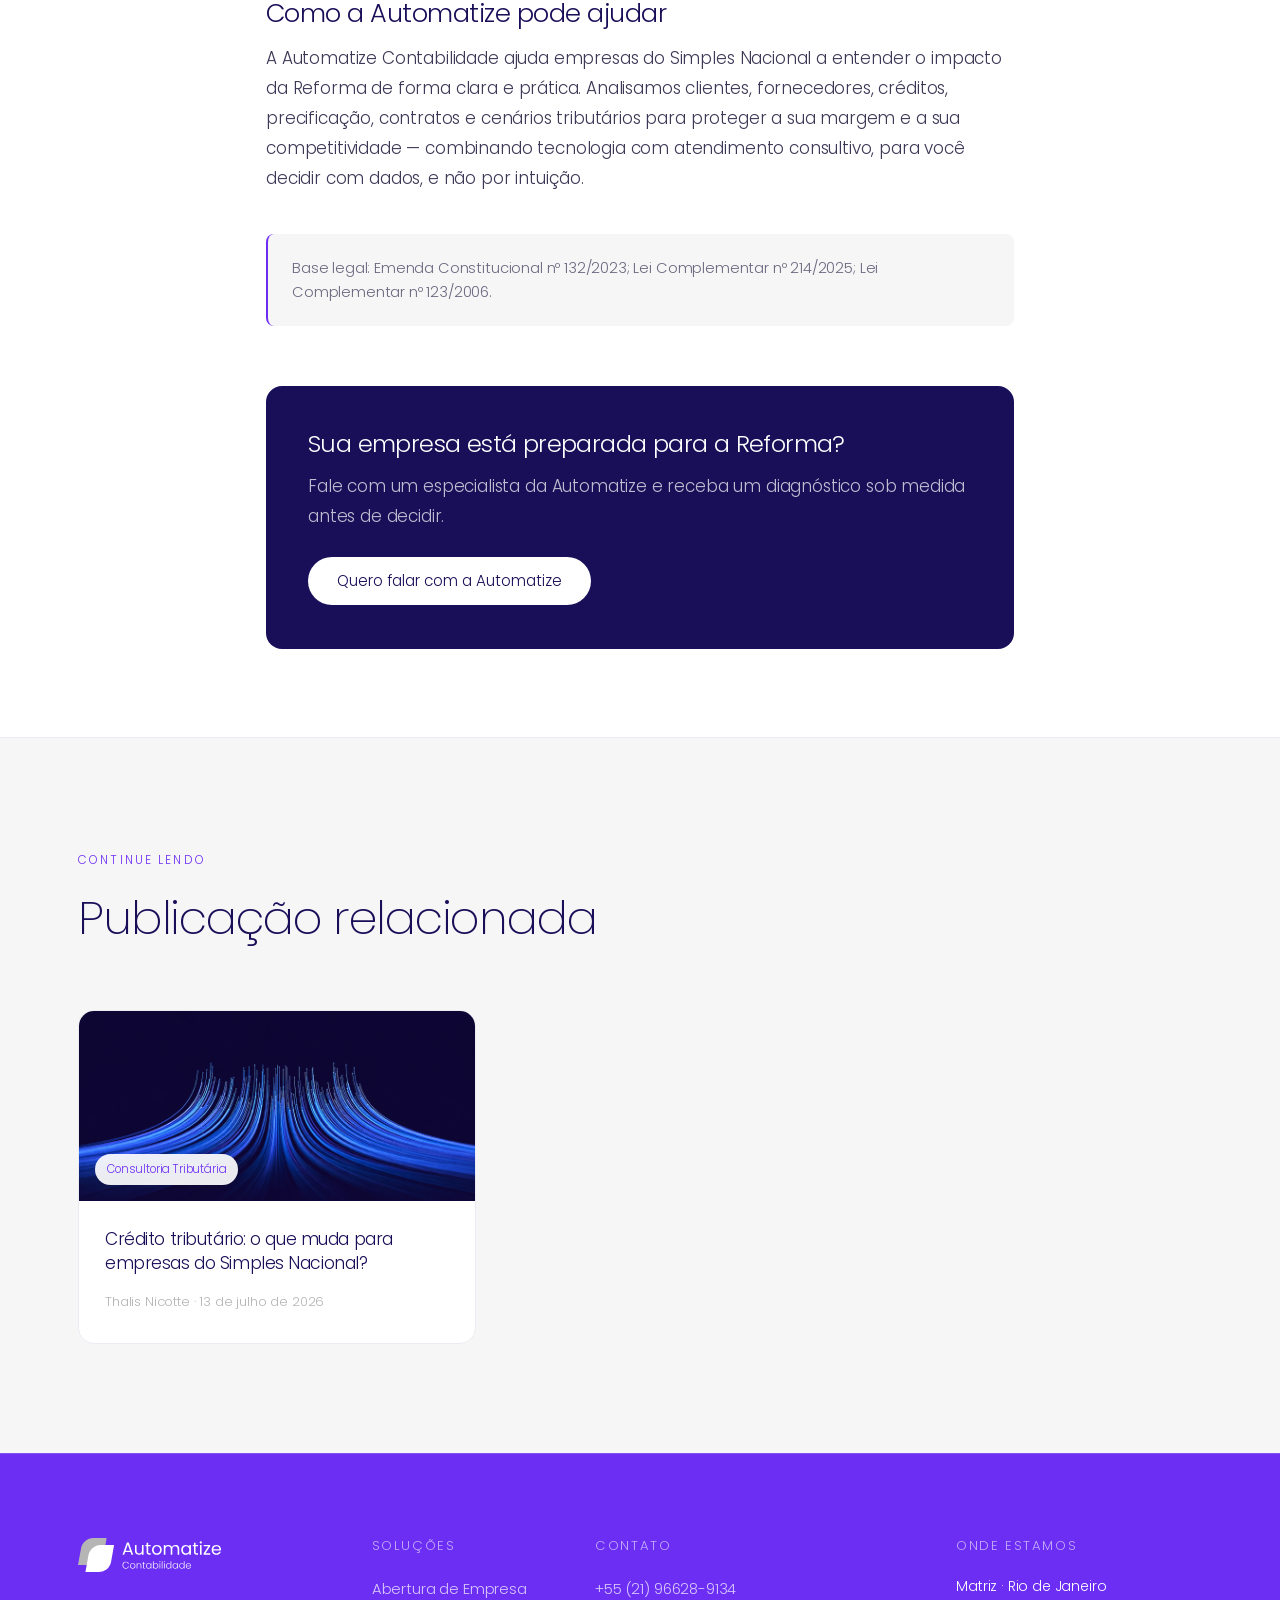
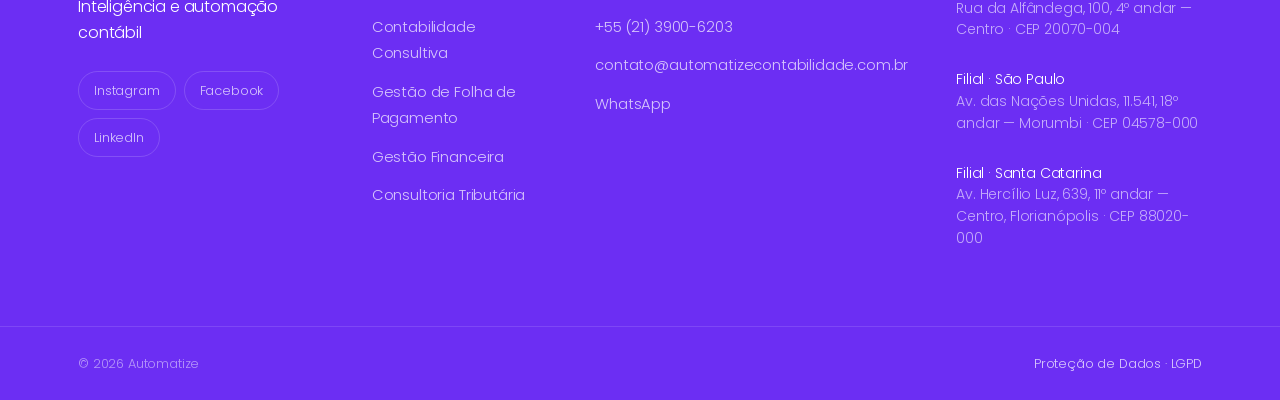
<file: publicacoes/reforma-tributaria-aumenta-imposto.html>
<!DOCTYPE html>
<html lang="pt-BR">
<head>
  <meta charset="UTF-8" />
  <meta name="viewport" content="width=device-width, initial-scale=1.0" />
  <title>Reforma Tributária aumenta imposto? Entenda o impacto no Simples Nacional — Automatize</title>
  <meta name="description" content="A Reforma Tributária aumenta imposto para todas as empresas? Entenda como CBS e IBS afetam o Simples Nacional, margens, crédito e competitividade." />

  <link rel="preconnect" href="https://fonts.googleapis.com" />
  <link rel="preconnect" href="https://fonts.gstatic.com" crossorigin />
  <link href="https://fonts.googleapis.com/css2?family=Poppins:wght@200;300&display=swap" rel="stylesheet" />

  <link rel="icon" type="image/svg+xml" href="../assets/logo-cont-01.svg" />
  <link rel="stylesheet" href="../styles/main.css" />
</head>
<body>

  <header class="header">
    <div class="container header__inner">
      <a href="../index.html" class="header__brand" aria-label="Automatize Contabilidade — início">
        <img src="../assets/logo-cont-01.svg" alt="Automatize Contabilidade" class="header__logo" />
      </a>
      <nav class="nav" id="primary-nav" aria-label="Navegação principal">
        <ul class="nav__list">
          <li><a href="../index.html" class="nav__link">Home</a></li>
          <li><a href="../index.html#quem-somos" class="nav__link">Quem Somos</a></li>
          <li><a href="../index.html#solucoes" class="nav__link">Soluções</a></li>
          <li><a href="../index.html#publicacoes" class="nav__link">Publicações</a></li>
          <li><a href="../index.html#contato" class="nav__link">Contato</a></li>
        </ul>
      </nav>
      <div class="header__actions">
        <a href="../index.html#contato" class="btn btn--primary btn--sm">Orçamento</a>
        <button class="nav__toggle" id="nav-toggle" aria-label="Abrir menu" aria-expanded="false" aria-controls="primary-nav">
          <span></span><span></span><span></span>
        </button>
      </div>
    </div>
  </header>

  <main>
    <article>
      <header class="article-hero">
        <div class="container">
          <nav class="breadcrumb" aria-label="Trilha">
            <a href="../index.html">Home</a><span>·</span>
            <a href="../index.html#publicacoes">Publicações</a><span>·</span>
            Consultoria Tributária
          </nav>
          <h1 class="article-hero__title">Reforma Tributária aumenta imposto? Entenda o impacto no Simples Nacional</h1>
          <div class="article-hero__meta">
            <span class="tag">Consultoria Tributária</span>
            <span class="dot"></span>
            <span>Por Thalis Nicotte</span>
            <span class="dot"></span>
            <span>15 de julho de 2026</span>
            <span class="dot"></span>
            <span>Leitura de 8 min</span>
          </div>
        </div>
      </header>

      <div class="article section">
        <div class="container">
          <div class="article__inner">
            <p class="article__lead">
              Não existe uma resposta única para todas as empresas. Se a Reforma Tributária vai aumentar
              o seu imposto depende do seu modelo de negócio, dos seus clientes, dos seus fornecedores e
              da sua margem. Entender essa diferença é o primeiro passo para decidir com estratégia — e não por medo.
            </p>

            <h2>A Reforma vai aumentar o imposto de todo mundo?</h2>
            <p>
              A Reforma reestrutura a tributação sobre o consumo, substituindo gradualmente PIS, Cofins, IPI,
              ICMS e ISS por dois novos tributos: a <strong>CBS</strong> (federal) e o <strong>IBS</strong>
              (estadual e municipal). O impacto final, porém, varia conforme o modelo de negócio. Algumas
              empresas terão aumento direto de tributos; outras sentirão o efeito de forma indireta — via custos,
              pressão por preço, crédito ou competitividade.
            </p>

            <h2>O Simples Nacional acaba?</h2>
            <p>
              Não. O Simples Nacional continua e mantém o tratamento favorecido para micro e pequenas empresas.
              O que muda é o cenário competitivo ao redor dele. É preciso entender como os novos tributos afetam
              o faturamento, o aproveitamento de crédito e a relação com os clientes — o regime permanece, mas
              as condições de mercado se transformam.
            </p>

            <h2>Por que não existe resposta universal</h2>
            <p>
              Empresas do Simples operam em contextos muito diferentes. Uma clínica que atende pessoas físicas
              enfrenta desafios distintos de uma consultoria que atende grandes corporações. Um comércio com
              muitos fornecedores é diferente de uma prestadora de serviços com poucos insumos. Por isso, a
              pergunta certa deixa de ser <em>“vou pagar mais imposto?”</em> e passa a ser
              <em>“como a Reforma afeta o meu modelo de negócio?”</em>.
            </p>

            <h2>O que muda com CBS e IBS</h2>
            <p>
              A CBS é o novo tributo federal sobre bens e serviços, e o IBS é o equivalente estadual e municipal.
              Juntos, eles reforçam a lógica da <strong>não cumulatividade</strong>: a empresa calcula o tributo
              sobre as vendas e desconta os créditos das compras, recolhendo apenas a diferença. Esse ponto merece
              atenção especial das empresas do Simples.
            </p>

            <h2>O Simples híbrido e o risco de aumento</h2>
            <p>
              O imposto pode aumentar quando a empresa opta por um modelo híbrido, apurando IBS e CBS por fora do
              Simples. Essa escolha permite gerar mais crédito para clientes pessoa jurídica, mas traz custo
              adicional, complexidade administrativa e mais controles. Mais crédito nem sempre significa mais
              lucro — é preciso simular antes de decidir.
            </p>

            <h2>Quem vende para pessoa física (B2C)</h2>
            <p>
              Para muitas empresas — restaurantes, salões, clínicas particulares, academias e negócios locais —
              o Simples tradicional continua vantajoso, já que o consumidor final não exige crédito. Ainda assim,
              vale revisar custos, precificação e a exposição a fornecedores, que também passarão pela Reforma e
              podem repassar aumentos.
            </p>

            <h2>Quem vende para empresas (B2B)</h2>
            <p>
              Aqui está o ponto mais sensível. O cliente pessoa jurídica passa a comparar fornecedores também pelo
              crédito gerado na nota. Se a sua empresa gera menos crédito, o cliente pode pedir desconto ou
              renegociar o contrato — afetando a margem mesmo sem aumento direto de imposto. Muitas vezes, o
              problema aparece na negociação antes de aparecer na apuração.
            </p>

            <h2>A margem é o que realmente importa</h2>
            <p>
              Faturamento não é lucro. Uma empresa pode manter o mesmo regime e ainda assim perder rentabilidade
              por aumento de custo ou pressão por desconto. Analise o lucro por produto, serviço ou contrato:
              quem trabalha com margem apertada sentirá qualquer variação com mais intensidade.
            </p>

            <h2>Preço e contratos precisam de revisão</h2>
            <p>
              A formação de preço baseada apenas em custo, concorrência e imposto pode se tornar insuficiente. É
              hora de considerar crédito tributário, custo líquido para o cliente PJ e a capacidade de reajuste.
              Reveja também os contratos vigentes: cláusulas de reajuste, mudança tributária e reequilíbrio
              econômico evitam que a sua empresa absorva sozinha os novos custos.
            </p>

            <h2>O que a sua empresa não deve fazer</h2>
            <ul class="prose">
              <li>Tomar decisões por medo ou trocar de regime só porque um cliente pediu.</li>
              <li>Dar desconto sem medir o impacto na margem.</li>
              <li>Prometer crédito sem simulação — informação errada gera problema comercial e fiscal.</li>
              <li>Agir por boato: o caminho é planejamento, simulação e orientação técnica.</li>
            </ul>

            <h2>O papel da contabilidade consultiva</h2>
            <p>
              A Reforma é muito mais do que calcular imposto. Um contador consultivo analisa clientes,
              fornecedores, créditos, preços, margens e contratos, ajudando o empresário a entender se a mudança
              aumenta tributo, custo ou pressão comercial — e transformando uma regra complexa em decisão prática,
              com clareza antes de agir.
            </p>

            <h2>Como a Automatize pode ajudar</h2>
            <p>
              A Automatize Contabilidade ajuda empresas do Simples Nacional a entender o impacto da Reforma de
              forma clara e prática. Analisamos clientes, fornecedores, créditos, precificação, contratos e
              cenários tributários para proteger a sua margem e a sua competitividade — combinando tecnologia com
              atendimento consultivo, para você decidir com dados, e não por intuição.
            </p>

            <div class="article__note">
              Base legal: Emenda Constitucional nº 132/2023; Lei Complementar nº 214/2025; Lei Complementar nº 123/2006.
            </div>

            <div class="article__cta">
              <h3>Sua empresa está preparada para a Reforma?</h3>
              <p>Fale com um especialista da Automatize e receba um diagnóstico sob medida antes de decidir.</p>
              <a href="../index.html#contato" class="btn btn--light">Quero falar com a Automatize</a>
            </div>
          </div>
        </div>
      </div>

      <section class="article-related section">
        <div class="container">
          <header class="section__head"><span class="eyebrow">Continue lendo</span><h2 class="section__title">Publicação relacionada</h2></header>
          <div class="blog__grid blog__grid--2">
            <article class="post">
              <a class="post__thumb" href="credito-tributario-reforma-tributaria.html">
                <img src="../assets/article-02.png" alt="Crédito tributário na Reforma Tributária" loading="lazy" />
                <span class="post__cat">Consultoria Tributária</span>
              </a>
              <div class="post__body">
                <h3 class="post__title"><a href="credito-tributario-reforma-tributaria.html">Crédito tributário: o que muda para empresas do Simples Nacional?</a></h3>
                <p class="post__meta">Thalis Nicotte · 13 de julho de 2026</p>
              </div>
            </article>
          </div>
        </div>
      </section>
    </article>
  </main>

  <footer class="footer">
    <div class="container footer__inner">
      <div class="footer__brand">
        <img src="../assets/logo-cont-03.svg" alt="Automatize Contabilidade" class="footer__logo" />
        <p class="footer__slogan">Inteligência e automação contábil</p>
        <div class="footer__social">
          <a href="https://instagram.com/automatize_contabilidade">Instagram</a>
          <a href="https://facebook.com/contabilidadeautomatize">Facebook</a>
          <a href="https://www.linkedin.com/company/automatize-assessoria">LinkedIn</a>
        </div>
      </div>
      <div class="footer__col">
        <h4>Soluções</h4>
        <ul>
          <li><a href="../index.html#solucoes">Abertura de Empresa</a></li>
          <li><a href="../index.html#solucoes">Contabilidade Consultiva</a></li>
          <li><a href="../index.html#solucoes">Gestão de Folha de Pagamento</a></li>
          <li><a href="../index.html#solucoes">Gestão Financeira</a></li>
          <li><a href="../index.html#solucoes">Consultoria Tributária</a></li>
        </ul>
      </div>
      <div class="footer__col">
        <h4>Contato</h4>
        <ul class="footer__contact">
          <li><a href="tel:+5521966289134">+55 (21) 96628-9134</a></li>
          <li><a href="tel:+552139006203">+55 (21) 3900-6203</a></li>
          <li><a href="mailto:contato@automatizecontabilidade.com.br">contato@automatizecontabilidade.com.br</a></li>
          <li><a href="https://wa.me/5521966289134">WhatsApp</a></li>
        </ul>
      </div>
      <div class="footer__col footer__col--wide">
        <h4>Onde estamos</h4>
        <ul class="footer__address">
          <li><strong>Matriz · Rio de Janeiro</strong><br />Rua da Alfândega, 100, 4º andar — Centro · CEP 20070-004</li>
          <li><strong>Filial · São Paulo</strong><br />Av. das Nações Unidas, 11.541, 18º andar — Morumbi · CEP 04578-000</li>
          <li><strong>Filial · Santa Catarina</strong><br />Av. Hercílio Luz, 639, 11º andar — Centro, Florianópolis · CEP 88020-000</li>
        </ul>
      </div>
    </div>
    <div class="footer__bottom">
      <div class="container footer__bottom-inner">
        <span>© 2026 Automatize</span>
        <span class="footer__badge">Proteção de Dados · LGPD</span>
      </div>
    </div>
  </footer>

  <script src="../scripts/main.js"></script>
</body>
</html>
</file>
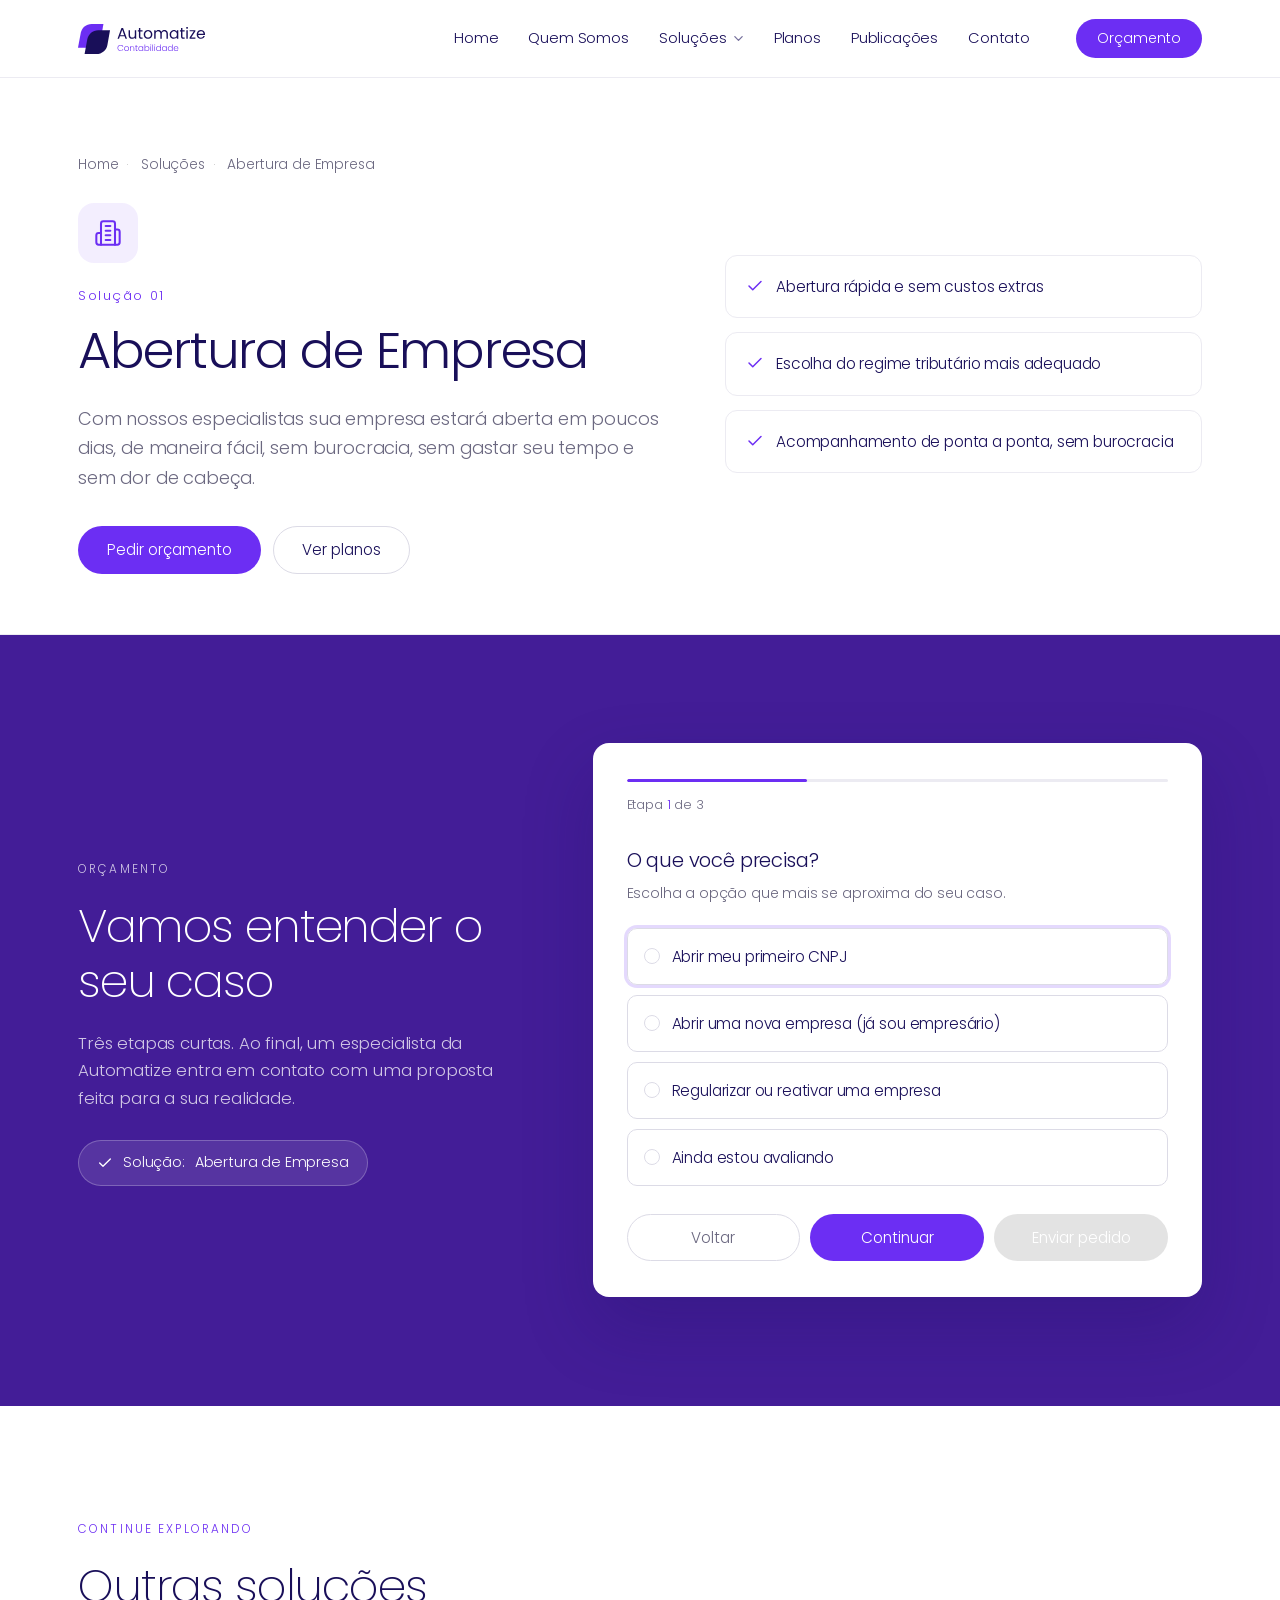
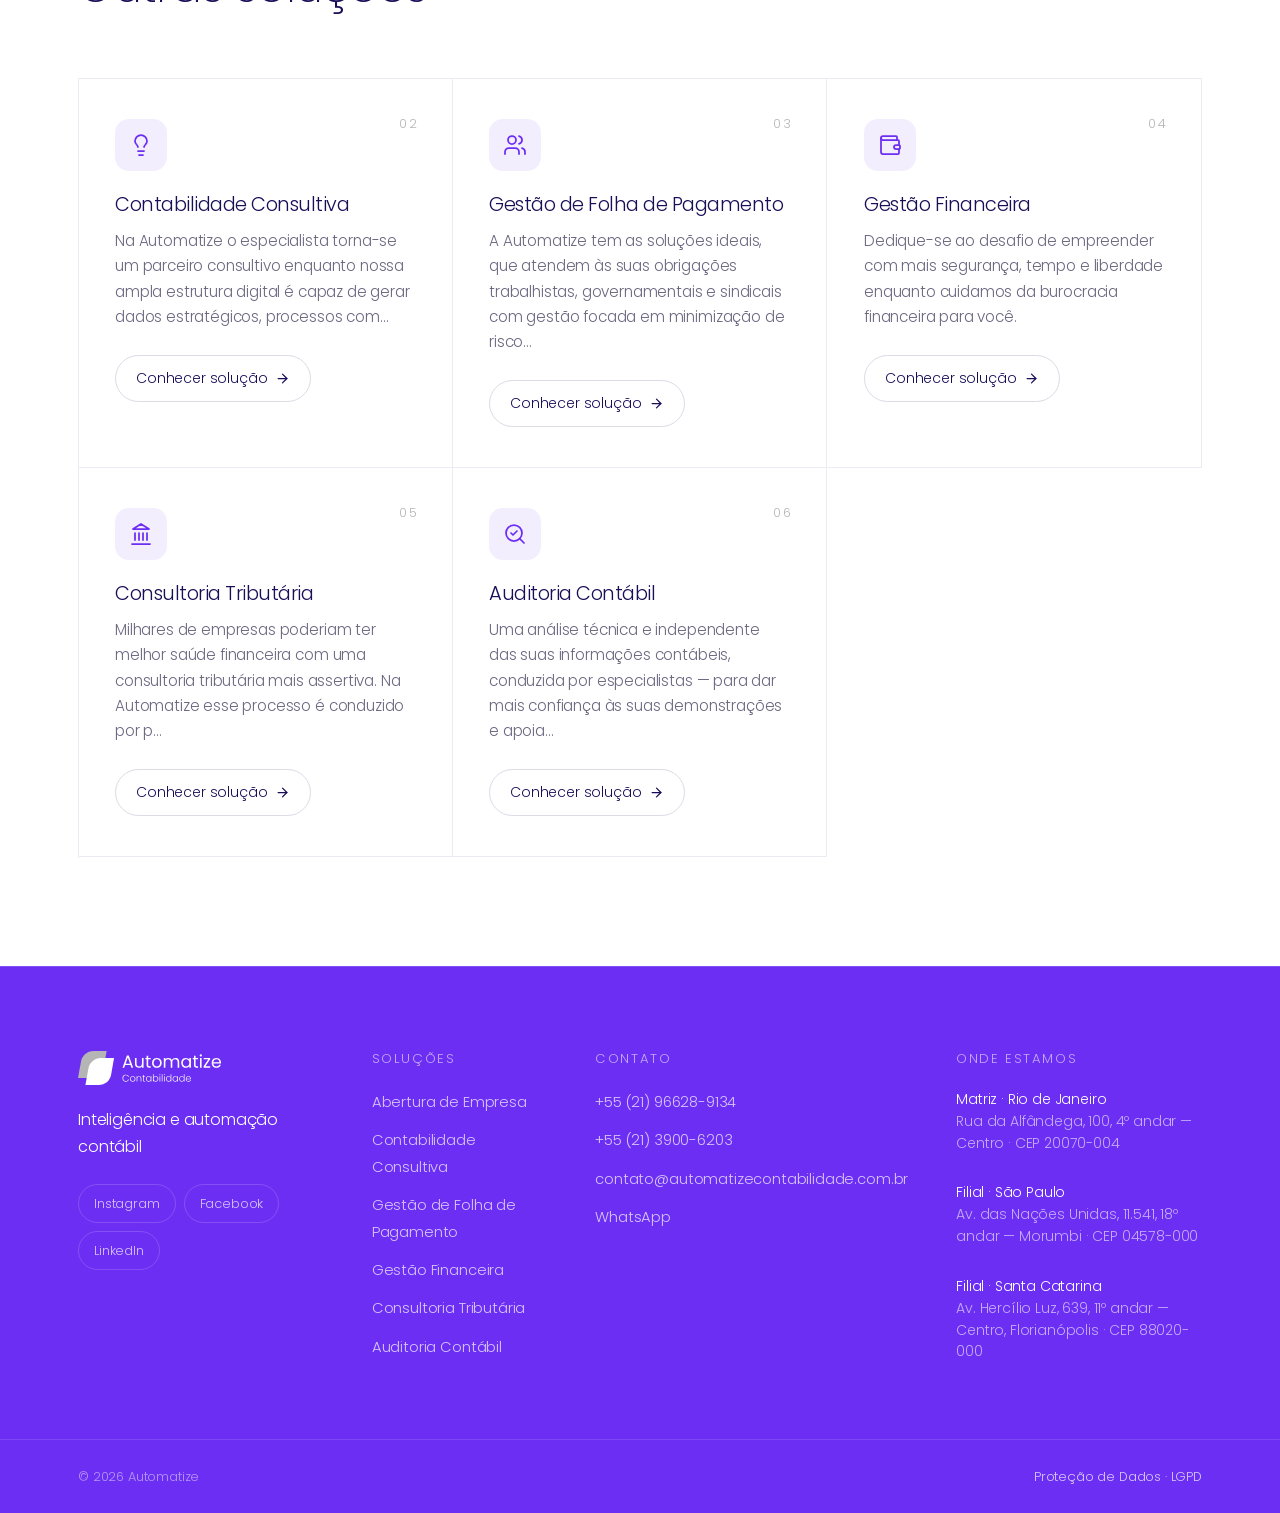
<file: solucoes/abertura-de-empresa.html>
<!DOCTYPE html>
<html lang="pt-BR">
<head>
  <meta charset="UTF-8" />
  <meta name="viewport" content="width=device-width, initial-scale=1.0" />
  <title>Abertura de Empresa — Automatize Contabilidade</title>
  <meta name="description" content="Abra o seu CNPJ com a Automatize: rápido, sem burocracia e sem custos extras." />

  <link rel="preconnect" href="https://fonts.googleapis.com" />
  <link rel="preconnect" href="https://fonts.gstatic.com" crossorigin />
  <link href="https://fonts.googleapis.com/css2?family=Poppins:wght@200;300&display=swap" rel="stylesheet" />

  <link rel="icon" type="image/svg+xml" href="../assets/logo-cont-01.svg" />
  <link rel="stylesheet" href="../styles/main.css" />
</head>
<body>

  <header class="header">
    <div class="container header__inner">
      <a href="../index.html" class="header__brand" aria-label="Automatize Contabilidade — início">
        <img src="../assets/logo-cont-01.svg" alt="Automatize Contabilidade" class="header__logo" />
      </a>

      <nav class="nav" id="primary-nav" aria-label="Navegação principal">
        <ul class="nav__list">
          <li><a href="../index.html" class="nav__link">Home</a></li>
          <li><a href="../index.html#quem-somos" class="nav__link">Quem Somos</a></li>
          <li class="nav__item nav__item--has-menu">
            <button class="nav__link nav__trigger" aria-expanded="false" aria-controls="menu-solucoes">
              Soluções
              <svg class="nav__caret" width="11" height="11" viewBox="0 0 12 12" aria-hidden="true"><path d="M2 4l4 4 4-4" fill="none" stroke="currentColor" stroke-width="1.4" stroke-linecap="round" stroke-linejoin="round"/></svg>
            </button>

            <div class="mega" id="menu-solucoes">
              <div class="mega__inner">
                <div class="mega__rail" role="tablist" aria-label="Categorias">
                  <p class="mega__rail-title">Categorias</p>
                  <button type="button" class="mega__cat is-active" role="tab" aria-selected="true" data-cat="solucoes">
                    <span class="mega__cat-ico"><svg viewBox="0 0 24 24" fill="none" stroke="currentColor" stroke-width="1.9" stroke-linecap="round" stroke-linejoin="round" aria-hidden="true"><rect width="7" height="7" x="3" y="3" rx="1"/><rect width="7" height="7" x="14" y="3" rx="1"/><rect width="7" height="7" x="14" y="14" rx="1"/><rect width="7" height="7" x="3" y="14" rx="1"/></svg></span>
                    <span><b>Por solução</b><small>O que fazemos por você.</small></span>
                  </button>
                  <button type="button" class="mega__cat" role="tab" aria-selected="false" data-cat="segmentos">
                    <span class="mega__cat-ico"><svg viewBox="0 0 24 24" fill="none" stroke="currentColor" stroke-width="1.9" stroke-linecap="round" stroke-linejoin="round" aria-hidden="true"><path d="M16 21v-2a4 4 0 0 0-4-4H6a4 4 0 0 0-4 4v2"/><circle cx="9" cy="7" r="4"/><path d="M22 21v-2a4 4 0 0 0-3-3.87"/><path d="M16 3.13a4 4 0 0 1 0 7.75"/></svg></span>
                    <span><b>Por segmento</b><small>Quem atendemos.</small></span>
                  </button>
                  <button type="button" class="mega__cat" role="tab" aria-selected="false" data-cat="planos">
                    <span class="mega__cat-ico"><svg viewBox="0 0 24 24" fill="none" stroke="currentColor" stroke-width="1.9" stroke-linecap="round" stroke-linejoin="round" aria-hidden="true"><rect width="20" height="14" x="2" y="5" rx="2"/><line x1="2" x2="22" y1="10" y2="10"/></svg></span>
                    <span><b>Planos e preços</b><small>Conforme o seu faturamento.</small></span>
                  </button>
                </div>

                <div class="mega__panels">
                  <div class="mega__panel is-active" data-panel="solucoes" role="tabpanel">
                    <div class="mega__cols">

              <div class="mega__col">
                <p class="mega__col-title">Rotina e conformidade</p>
                <a class="mega__link" href="contabilidade-consultiva.html">
                  <span class="mega__link-ico"><svg viewBox="0 0 24 24" fill="none" stroke="currentColor" stroke-width="1.75" stroke-linecap="round" stroke-linejoin="round" aria-hidden="true"><path d="M15 14c.2-1 .7-1.7 1.5-2.5 1-.9 1.5-2.2 1.5-3.5A6 6 0 0 0 6 8c0 1 .2 2.2 1.5 3.5.7.7 1.3 1.5 1.5 2.5"/><path d="M9 18h6"/><path d="M10 22h4"/></svg></span>
                  <span><b>Contabilidade Consultiva</b><small>Um parceiro estratégico, com dados e eficiência.</small></span>
                </a>
                <a class="mega__link" href="gestao-de-folha-de-pagamento.html">
                  <span class="mega__link-ico"><svg viewBox="0 0 24 24" fill="none" stroke="currentColor" stroke-width="1.75" stroke-linecap="round" stroke-linejoin="round" aria-hidden="true"><path d="M16 21v-2a4 4 0 0 0-4-4H6a4 4 0 0 0-4 4v2"/><circle cx="9" cy="7" r="4"/><path d="M22 21v-2a4 4 0 0 0-3-3.87"/><path d="M16 3.13a4 4 0 0 1 0 7.75"/></svg></span>
                  <span><b>Gestão de Folha de Pagamento</b><small>Obrigações trabalhistas com risco minimizado.</small></span>
                </a>
                <a class="mega__link" href="gestao-financeira.html">
                  <span class="mega__link-ico"><svg viewBox="0 0 24 24" fill="none" stroke="currentColor" stroke-width="1.75" stroke-linecap="round" stroke-linejoin="round" aria-hidden="true"><path d="M19 7V4a1 1 0 0 0-1-1H5a2 2 0 0 0 0 4h15a1 1 0 0 1 1 1v4h-3a2 2 0 0 0 0 4h3a1 1 0 0 0 1-1v-2a1 1 0 0 0-1-1"/><path d="M3 5v14a2 2 0 0 0 2 2h15a1 1 0 0 0 1-1v-4"/></svg></span>
                  <span><b>Gestão Financeira</b><small>Menos burocracia, mais tempo para empreender.</small></span>
                </a>
              </div>

              <div class="mega__col">
                <p class="mega__col-title">Abertura e estratégia</p>
                <a class="mega__link" href="abertura-de-empresa.html">
                  <span class="mega__link-ico"><svg viewBox="0 0 24 24" fill="none" stroke="currentColor" stroke-width="1.75" stroke-linecap="round" stroke-linejoin="round" aria-hidden="true"><path d="M6 22V4a2 2 0 0 1 2-2h8a2 2 0 0 1 2 2v18Z"/><path d="M6 12H4a2 2 0 0 0-2 2v6a2 2 0 0 0 2 2h2"/><path d="M18 9h2a2 2 0 0 1 2 2v9a2 2 0 0 1-2 2h-2"/><path d="M10 6h4"/><path d="M10 10h4"/><path d="M10 14h4"/><path d="M10 18h4"/></svg></span>
                  <span><b>Abertura de Empresa</b><small>Seu CNPJ em poucos dias, sem burocracia.</small></span>
                </a>
                <a class="mega__link" href="consultoria-tributaria.html">
                  <span class="mega__link-ico"><svg viewBox="0 0 24 24" fill="none" stroke="currentColor" stroke-width="1.75" stroke-linecap="round" stroke-linejoin="round" aria-hidden="true"><line x1="3" x2="21" y1="22" y2="22"/><line x1="6" x2="6" y1="18" y2="11"/><line x1="10" x2="10" y1="18" y2="11"/><line x1="14" x2="14" y1="18" y2="11"/><line x1="18" x2="18" y1="18" y2="11"/><polygon points="12 2 20 7 4 7"/></svg></span>
                  <span><b>Consultoria Tributária</b><small>Análise assertiva e atenta à legislação.</small></span>
                </a>
                <a class="mega__link" href="auditoria-contabil.html">
                  <span class="mega__link-ico"><svg viewBox="0 0 24 24" fill="none" stroke="currentColor" stroke-width="1.75" stroke-linecap="round" stroke-linejoin="round" aria-hidden="true"><path d="m8 11 2 2 4-4"/><circle cx="11" cy="11" r="8"/><path d="m21 21-4.3-4.3"/></svg></span>
                  <span><b>Auditoria Contábil</b><small>Revisão técnica das suas demonstrações.</small></span>
                </a>
              </div>
                    </div>
                    <div class="mega__foot">
                      <a class="mega__cta" href="../index.html#solucoes">Ver todas as soluções <svg viewBox="0 0 24 24" fill="none" stroke="currentColor" stroke-width="1.9" stroke-linecap="round" stroke-linejoin="round" aria-hidden="true"><path d="M5 12h14"/><path d="m12 5 7 7-7 7"/></svg></a>
                      <a class="mega__cta" href="../index.html#contato">Falar com um especialista <svg viewBox="0 0 24 24" fill="none" stroke="currentColor" stroke-width="1.9" stroke-linecap="round" stroke-linejoin="round" aria-hidden="true"><path d="M5 12h14"/><path d="m12 5 7 7-7 7"/></svg></a>
                    </div>
                  </div>

                  <div class="mega__panel" data-panel="segmentos" role="tabpanel">
                    <div class="mega__chips">
                      <a class="mega__chip" href="../index.html#conta-pj">Médico</a>
                      <a class="mega__chip" href="../index.html#conta-pj">Dentista</a>
                      <a class="mega__chip" href="../index.html#conta-pj">Arquiteto</a>
                      <a class="mega__chip" href="../index.html#conta-pj">Advogado</a>
                      <a class="mega__chip" href="../index.html#conta-pj">Psicólogo</a>
                      <a class="mega__chip" href="../index.html#conta-pj">Publicitário</a>
                      <a class="mega__chip" href="../index.html#conta-pj">Técnico</a>
                      <a class="mega__chip" href="../index.html#conta-pj">Consultor</a>
                      <a class="mega__chip" href="../index.html#conta-pj">Representante comercial</a>
                      <a class="mega__chip" href="../index.html#conta-pj">Lojista</a>
                      <a class="mega__chip" href="../index.html#conta-pj">Varejista</a>
                      <a class="mega__chip" href="../index.html#conta-pj">Infoprodutor</a>
                    </div>
                    <div class="mega__foot">
                      <a class="mega__cta" href="../index.html#contato">Não encontrou o seu segmento? Fale conosco <svg viewBox="0 0 24 24" fill="none" stroke="currentColor" stroke-width="1.9" stroke-linecap="round" stroke-linejoin="round" aria-hidden="true"><path d="M5 12h14"/><path d="m12 5 7 7-7 7"/></svg></a>
                    </div>
                  </div>

                  <div class="mega__panel" data-panel="planos" role="tabpanel">
                    <div class="mega__plans">
                      <a class="mega__plan" href="../planos.html">
                        <b>Plano Básico</b><i>R$ 249<small style="display:inline;color:var(--ink-soft);font-size:.75rem">/mês</small></i>
                        <small>Faturamento até R$ 25.000/mês</small>
                      </a>
                      <a class="mega__plan" href="../planos.html">
                        <b>Plano Intermediário</b><i>R$ 389<small style="display:inline;color:var(--ink-soft);font-size:.75rem">/mês</small></i>
                        <small>Faturamento até R$ 50.000/mês</small>
                      </a>
                      <a class="mega__plan" href="../planos.html">
                        <b>Plano Avançado</b><i>R$ 869<small style="display:inline;color:var(--ink-soft);font-size:.75rem">/mês</small></i>
                        <small>Faturamento até R$ 150.000/mês</small>
                      </a>
                    </div>
                    <div class="mega__foot">
                      <a class="mega__cta" href="../planos.html">Ver todos os planos <svg viewBox="0 0 24 24" fill="none" stroke="currentColor" stroke-width="1.9" stroke-linecap="round" stroke-linejoin="round" aria-hidden="true"><path d="M5 12h14"/><path d="m12 5 7 7-7 7"/></svg></a>
                      <a class="mega__cta" href="../index.html#calculadora">Simular a minha receita <svg viewBox="0 0 24 24" fill="none" stroke="currentColor" stroke-width="1.9" stroke-linecap="round" stroke-linejoin="round" aria-hidden="true"><path d="M5 12h14"/><path d="m12 5 7 7-7 7"/></svg></a>
                    </div>
                  </div>
                </div>
              </div>
            </div>
          </li>
          <li><a href="../planos.html" class="nav__link">Planos</a></li>
          <li><a href="../index.html#publicacoes" class="nav__link">Publicações</a></li>
          <li><a href="../index.html#contato" class="nav__link">Contato</a></li>
        </ul>
      </nav>

      <div class="header__actions">
        <a href="#orcamento" class="btn btn--primary btn--sm">Orçamento</a>
        <button class="nav__toggle" id="nav-toggle" aria-label="Abrir menu" aria-expanded="false" aria-controls="primary-nav">
          <span></span><span></span><span></span>
        </button>
      </div>
    </div>
  </header>

  <main>
    <!-- ===================== HERO DA SOLUÇÃO ===================== -->
    <section class="sol-hero">
      <div class="container sol-hero__inner">
        <div>
          <nav class="breadcrumb" aria-label="Trilha">
            <a href="../index.html">Home</a><span>·</span>
            <a href="../index.html#solucoes">Soluções</a><span>·</span>
            Abertura de Empresa
          </nav>
          <span class="sol-hero__ico"><svg viewBox="0 0 24 24" fill="none" stroke="currentColor" stroke-width="1.75" stroke-linecap="round" stroke-linejoin="round" aria-hidden="true"><path d="M6 22V4a2 2 0 0 1 2-2h8a2 2 0 0 1 2 2v18Z"/><path d="M6 12H4a2 2 0 0 0-2 2v6a2 2 0 0 0 2 2h2"/><path d="M18 9h2a2 2 0 0 1 2 2v9a2 2 0 0 1-2 2h-2"/><path d="M10 6h4"/><path d="M10 10h4"/><path d="M10 14h4"/><path d="M10 18h4"/></svg></span>
          <span class="sol-hero__num">Solução 01</span>
          <h1 class="sol-hero__title">Abertura de Empresa</h1>
          <p class="sol-hero__lead">Com nossos especialistas sua empresa estará aberta em poucos dias, de maneira fácil, sem burocracia, sem gastar seu tempo e sem dor de cabeça.</p>
          <div class="sol-hero__actions">
            <a href="#orcamento" class="btn btn--primary">Pedir orçamento</a>
            <a href="../planos.html" class="btn btn--outline">Ver planos</a>
          </div>
        </div>

        <ul class="sol-hero__list">
          <li><svg viewBox="0 0 24 24" fill="none" stroke="currentColor" stroke-width="2" stroke-linecap="round" stroke-linejoin="round" aria-hidden="true"><path d="M20 6 9 17l-5-5"/></svg> Abertura rápida e sem custos extras</li>
          <li><svg viewBox="0 0 24 24" fill="none" stroke="currentColor" stroke-width="2" stroke-linecap="round" stroke-linejoin="round" aria-hidden="true"><path d="M20 6 9 17l-5-5"/></svg> Escolha do regime tributário mais adequado</li>
          <li><svg viewBox="0 0 24 24" fill="none" stroke="currentColor" stroke-width="2" stroke-linecap="round" stroke-linejoin="round" aria-hidden="true"><path d="M20 6 9 17l-5-5"/></svg> Acompanhamento de ponta a ponta, sem burocracia</li>
        </ul>
      </div>
    </section>

    <!-- ===================== WIZARD ===================== -->
    <section class="wizard section" id="orcamento">
      <div class="container wizard__inner">
        <div class="wizard__copy">
          <span class="eyebrow eyebrow--light">Orçamento</span>
          <h2 class="section__title section__title--light">Vamos entender o seu caso</h2>
          <p class="wizard__text">
            Três etapas curtas. Ao final, um especialista da Automatize entra em contato
            com uma proposta feita para a sua realidade.
          </p>
          <span class="wizard__chip">
            <svg viewBox="0 0 24 24" fill="none" stroke="currentColor" stroke-width="2" stroke-linecap="round" stroke-linejoin="round" aria-hidden="true"><path d="M20 6 9 17l-5-5"/></svg>
            Solução: <strong>Abertura de Empresa</strong>
          </span>
        </div>

        <div class="wizard__card">
          <form id="wizard" data-solution="Abertura de Empresa" novalidate>
            <div class="wizard__progress">
              <div class="wizard__bar"><span></span></div>
              <span class="wizard__count">Etapa <b data-wizard="current">1</b> de <span data-wizard="total">3</span></span>
            </div>

            <!-- Etapa 1 — específica da solução -->
            <fieldset class="wizard__step is-active" data-step="1">
              <legend class="wizard__legend">O que você precisa?</legend>
              <p class="wizard__hint">Escolha a opção que mais se aproxima do seu caso.</p>
              <div class="opts">
              <label class="opt"><input type="radio" name="necessidade" value="Abrir meu primeiro CNPJ" required /><span>Abrir meu primeiro CNPJ</span></label>
              <label class="opt"><input type="radio" name="necessidade" value="Abrir uma nova empresa (já sou empresário)" /><span>Abrir uma nova empresa (já sou empresário)</span></label>
              <label class="opt"><input type="radio" name="necessidade" value="Regularizar ou reativar uma empresa" /><span>Regularizar ou reativar uma empresa</span></label>
              <label class="opt"><input type="radio" name="necessidade" value="Ainda estou avaliando" /><span>Ainda estou avaliando</span></label>
              </div>
            </fieldset>

            <!-- Etapa 2 — momento e porte -->
            <fieldset class="wizard__step" data-step="2">
              <legend class="wizard__legend">Sobre a sua empresa</legend>
              <p class="wizard__hint">Isso nos ajuda a dimensionar a proposta.</p>
              <div class="opts">
                <label class="opt"><input type="radio" name="momento" value="Ainda não tenho CNPJ" required /><span>Ainda não tenho CNPJ</span></label>
                <label class="opt"><input type="radio" name="momento" value="Já tenho CNPJ" /><span>Já tenho CNPJ</span></label>
              </div>
              <label class="field" style="margin-top:18px">
                <span class="field__label">Faturamento mensal</span>
                <select name="faturamento" required>
                  <option value="" disabled selected>Selecione uma opção</option>
                  <option>Ainda não faturo</option>
                  <option>Até R$ 25.000</option>
                  <option>De R$ 25.000 a R$ 50.000</option>
                  <option>De R$ 50.000 a R$ 150.000</option>
                  <option>Acima de R$ 150.000</option>
                </select>
              </label>
            </fieldset>

            <!-- Etapa 3 — dados de contato -->
            <fieldset class="wizard__step" data-step="3">
              <legend class="wizard__legend">Seus dados</legend>
              <p class="wizard__hint">Só para conseguirmos retornar com a proposta.</p>
              <label class="field">
                <span class="field__label">Nome completo</span>
                <input type="text" name="nome" required placeholder="Seu nome" autocomplete="name" />
              </label>
              <div class="field-row">
                <label class="field">
                  <span class="field__label">E-mail</span>
                  <input type="email" name="email" required placeholder="voce@empresa.com" autocomplete="email" />
                </label>
                <label class="field">
                  <span class="field__label">WhatsApp</span>
                  <input type="tel" name="telefone" required placeholder="(21) 99999-9999" autocomplete="tel" />
                </label>
              </div>
              <label class="checkbox">
                <input type="checkbox" name="aceite" required />
                <span>Li e aceito a Política de Privacidade.</span>
              </label>
            </fieldset>

            <!-- Resumo final -->
            <div class="wizard__done" hidden>
              <div class="wizard__done-ico">
                <svg viewBox="0 0 24 24" fill="none" stroke="currentColor" stroke-width="2" stroke-linecap="round" stroke-linejoin="round" aria-hidden="true"><path d="M20 6 9 17l-5-5"/></svg>
              </div>
              <h3>Pedido enviado!</h3>
              <p>Um especialista da Automatize entra em contato em breve. Veja o que recebemos:</p>
              <dl class="wizard__summary"></dl>
            </div>

            <div class="wizard__actions">
              <button type="button" class="btn btn--ghost" data-wizard="back" hidden>Voltar</button>
              <button type="button" class="btn btn--primary" data-wizard="next">Continuar</button>
              <button type="submit" class="btn btn--primary" data-wizard="send" hidden>Enviar pedido</button>
            </div>
          </form>
        </div>
      </div>
    </section>

    <!-- ===================== OUTRAS SOLUÇÕES ===================== -->
    <section class="solutions section">
      <div class="container">
        <header class="section__head">
          <span class="eyebrow">Continue explorando</span>
          <h2 class="section__title">Outras soluções</h2>
        </header>
        <div class="solutions__grid">
          <article class="solution-card">
            <span class="solution-card__ico"><svg viewBox="0 0 24 24" fill="none" stroke="currentColor" stroke-width="1.75" stroke-linecap="round" stroke-linejoin="round" aria-hidden="true"><path d="M15 14c.2-1 .7-1.7 1.5-2.5 1-.9 1.5-2.2 1.5-3.5A6 6 0 0 0 6 8c0 1 .2 2.2 1.5 3.5.7.7 1.3 1.5 1.5 2.5"/><path d="M9 18h6"/><path d="M10 22h4"/></svg></span>
            <span class="solution-card__num">02</span>
            <h3>Contabilidade Consultiva</h3>
            <p>Na Automatize o especialista torna-se um parceiro consultivo enquanto nossa ampla estrutura digital é capaz de gerar dados estratégicos, processos com…</p>
            <a href="contabilidade-consultiva.html" class="solution-card__btn">Conhecer solução <svg viewBox="0 0 24 24" fill="none" stroke="currentColor" stroke-width="2" stroke-linecap="round" stroke-linejoin="round" aria-hidden="true"><path d="M5 12h14"/><path d="m12 5 7 7-7 7"/></svg></a>
          </article>
          <article class="solution-card">
            <span class="solution-card__ico"><svg viewBox="0 0 24 24" fill="none" stroke="currentColor" stroke-width="1.75" stroke-linecap="round" stroke-linejoin="round" aria-hidden="true"><path d="M16 21v-2a4 4 0 0 0-4-4H6a4 4 0 0 0-4 4v2"/><circle cx="9" cy="7" r="4"/><path d="M22 21v-2a4 4 0 0 0-3-3.87"/><path d="M16 3.13a4 4 0 0 1 0 7.75"/></svg></span>
            <span class="solution-card__num">03</span>
            <h3>Gestão de Folha de Pagamento</h3>
            <p>A Automatize tem as soluções ideais, que atendem às suas obrigações trabalhistas, governamentais e sindicais com gestão focada em minimização de risco…</p>
            <a href="gestao-de-folha-de-pagamento.html" class="solution-card__btn">Conhecer solução <svg viewBox="0 0 24 24" fill="none" stroke="currentColor" stroke-width="2" stroke-linecap="round" stroke-linejoin="round" aria-hidden="true"><path d="M5 12h14"/><path d="m12 5 7 7-7 7"/></svg></a>
          </article>
          <article class="solution-card">
            <span class="solution-card__ico"><svg viewBox="0 0 24 24" fill="none" stroke="currentColor" stroke-width="1.75" stroke-linecap="round" stroke-linejoin="round" aria-hidden="true"><path d="M19 7V4a1 1 0 0 0-1-1H5a2 2 0 0 0 0 4h15a1 1 0 0 1 1 1v4h-3a2 2 0 0 0 0 4h3a1 1 0 0 0 1-1v-2a1 1 0 0 0-1-1"/><path d="M3 5v14a2 2 0 0 0 2 2h15a1 1 0 0 0 1-1v-4"/></svg></span>
            <span class="solution-card__num">04</span>
            <h3>Gestão Financeira</h3>
            <p>Dedique-se ao desafio de empreender com mais segurança, tempo e liberdade enquanto cuidamos da burocracia financeira para você.</p>
            <a href="gestao-financeira.html" class="solution-card__btn">Conhecer solução <svg viewBox="0 0 24 24" fill="none" stroke="currentColor" stroke-width="2" stroke-linecap="round" stroke-linejoin="round" aria-hidden="true"><path d="M5 12h14"/><path d="m12 5 7 7-7 7"/></svg></a>
          </article>
          <article class="solution-card">
            <span class="solution-card__ico"><svg viewBox="0 0 24 24" fill="none" stroke="currentColor" stroke-width="1.75" stroke-linecap="round" stroke-linejoin="round" aria-hidden="true"><line x1="3" x2="21" y1="22" y2="22"/><line x1="6" x2="6" y1="18" y2="11"/><line x1="10" x2="10" y1="18" y2="11"/><line x1="14" x2="14" y1="18" y2="11"/><line x1="18" x2="18" y1="18" y2="11"/><polygon points="12 2 20 7 4 7"/></svg></span>
            <span class="solution-card__num">05</span>
            <h3>Consultoria Tributária</h3>
            <p>Milhares de empresas poderiam ter melhor saúde financeira com uma consultoria tributária mais assertiva. Na Automatize esse processo é conduzido por p…</p>
            <a href="consultoria-tributaria.html" class="solution-card__btn">Conhecer solução <svg viewBox="0 0 24 24" fill="none" stroke="currentColor" stroke-width="2" stroke-linecap="round" stroke-linejoin="round" aria-hidden="true"><path d="M5 12h14"/><path d="m12 5 7 7-7 7"/></svg></a>
          </article>
          <article class="solution-card">
            <span class="solution-card__ico"><svg viewBox="0 0 24 24" fill="none" stroke="currentColor" stroke-width="1.75" stroke-linecap="round" stroke-linejoin="round" aria-hidden="true"><path d="m8 11 2 2 4-4"/><circle cx="11" cy="11" r="8"/><path d="m21 21-4.3-4.3"/></svg></span>
            <span class="solution-card__num">06</span>
            <h3>Auditoria Contábil</h3>
            <p>Uma análise técnica e independente das suas informações contábeis, conduzida por especialistas — para dar mais confiança às suas demonstrações e apoia…</p>
            <a href="auditoria-contabil.html" class="solution-card__btn">Conhecer solução <svg viewBox="0 0 24 24" fill="none" stroke="currentColor" stroke-width="2" stroke-linecap="round" stroke-linejoin="round" aria-hidden="true"><path d="M5 12h14"/><path d="m12 5 7 7-7 7"/></svg></a>
          </article>
        </div>
      </div>
    </section>
  </main>

  <footer class="footer">
    <div class="container footer__inner">
      <div class="footer__brand">
        <img src="../assets/logo-cont-03.svg" alt="Automatize Contabilidade" class="footer__logo" />
        <p class="footer__slogan">Inteligência e automação contábil</p>
        <div class="footer__social">
          <a href="https://instagram.com/automatize_contabilidade">Instagram</a>
          <a href="https://facebook.com/contabilidadeautomatize">Facebook</a>
          <a href="https://www.linkedin.com/company/automatize-assessoria">LinkedIn</a>
        </div>
      </div>
      <div class="footer__col">
        <h4>Soluções</h4>
        <ul>
          <li><a href="abertura-de-empresa.html">Abertura de Empresa</a></li>
          <li><a href="contabilidade-consultiva.html">Contabilidade Consultiva</a></li>
          <li><a href="gestao-de-folha-de-pagamento.html">Gestão de Folha de Pagamento</a></li>
          <li><a href="gestao-financeira.html">Gestão Financeira</a></li>
          <li><a href="consultoria-tributaria.html">Consultoria Tributária</a></li>
          <li><a href="auditoria-contabil.html">Auditoria Contábil</a></li>
        </ul>
      </div>
      <div class="footer__col">
        <h4>Contato</h4>
        <ul class="footer__contact">
          <li><a href="tel:+5521966289134">+55 (21) 96628-9134</a></li>
          <li><a href="tel:+552139006203">+55 (21) 3900-6203</a></li>
          <li><a href="mailto:contato@automatizecontabilidade.com.br">contato@automatizecontabilidade.com.br</a></li>
          <li><a href="https://wa.me/5521966289134">WhatsApp</a></li>
        </ul>
      </div>
      <div class="footer__col footer__col--wide">
        <h4>Onde estamos</h4>
        <ul class="footer__address">
          <li><strong>Matriz · Rio de Janeiro</strong><br />Rua da Alfândega, 100, 4º andar — Centro · CEP 20070-004</li>
          <li><strong>Filial · São Paulo</strong><br />Av. das Nações Unidas, 11.541, 18º andar — Morumbi · CEP 04578-000</li>
          <li><strong>Filial · Santa Catarina</strong><br />Av. Hercílio Luz, 639, 11º andar — Centro, Florianópolis · CEP 88020-000</li>
        </ul>
      </div>
    </div>
    <div class="footer__bottom">
      <div class="container footer__bottom-inner">
        <span>© 2026 Automatize</span>
        <span class="footer__badge">Proteção de Dados · LGPD</span>
      </div>
    </div>
  </footer>

  <script src="../scripts/main.js"></script>
  <script src="../scripts/wizard.js"></script>
</body>
</html>
</file>
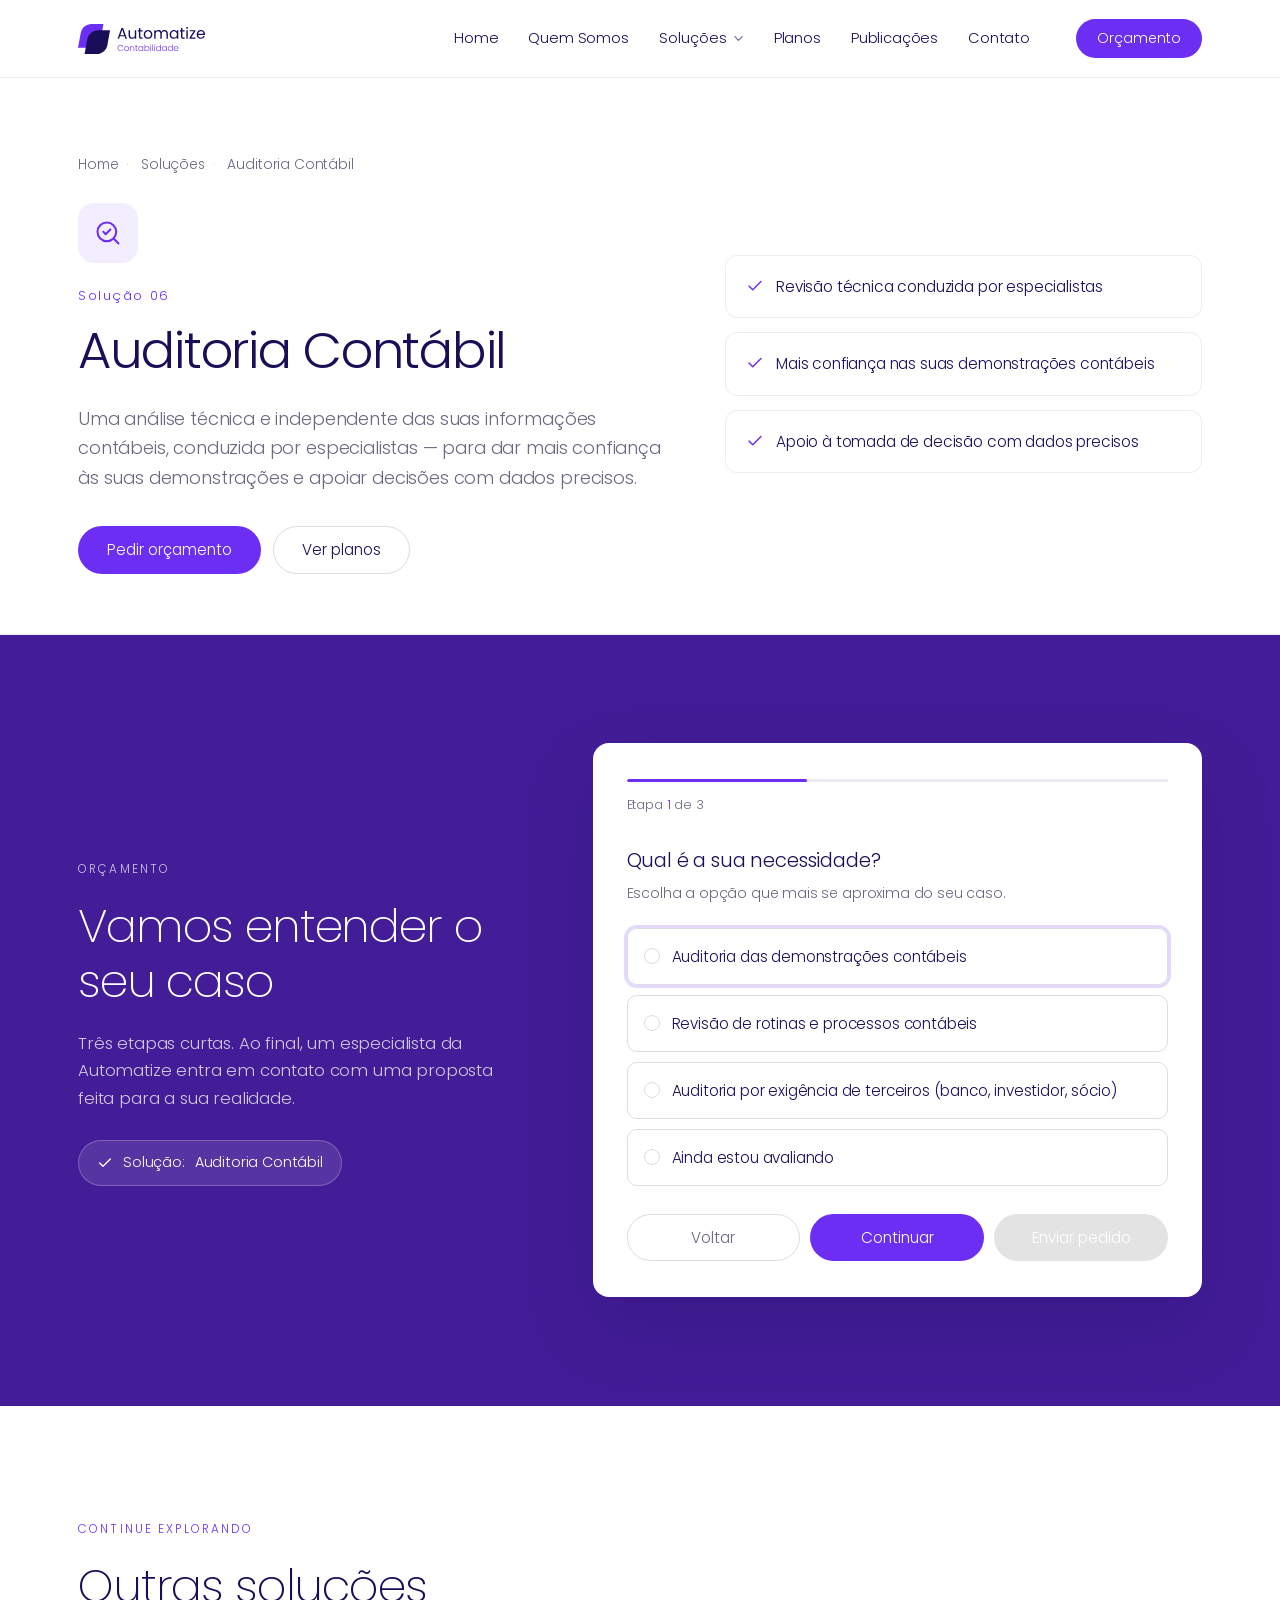
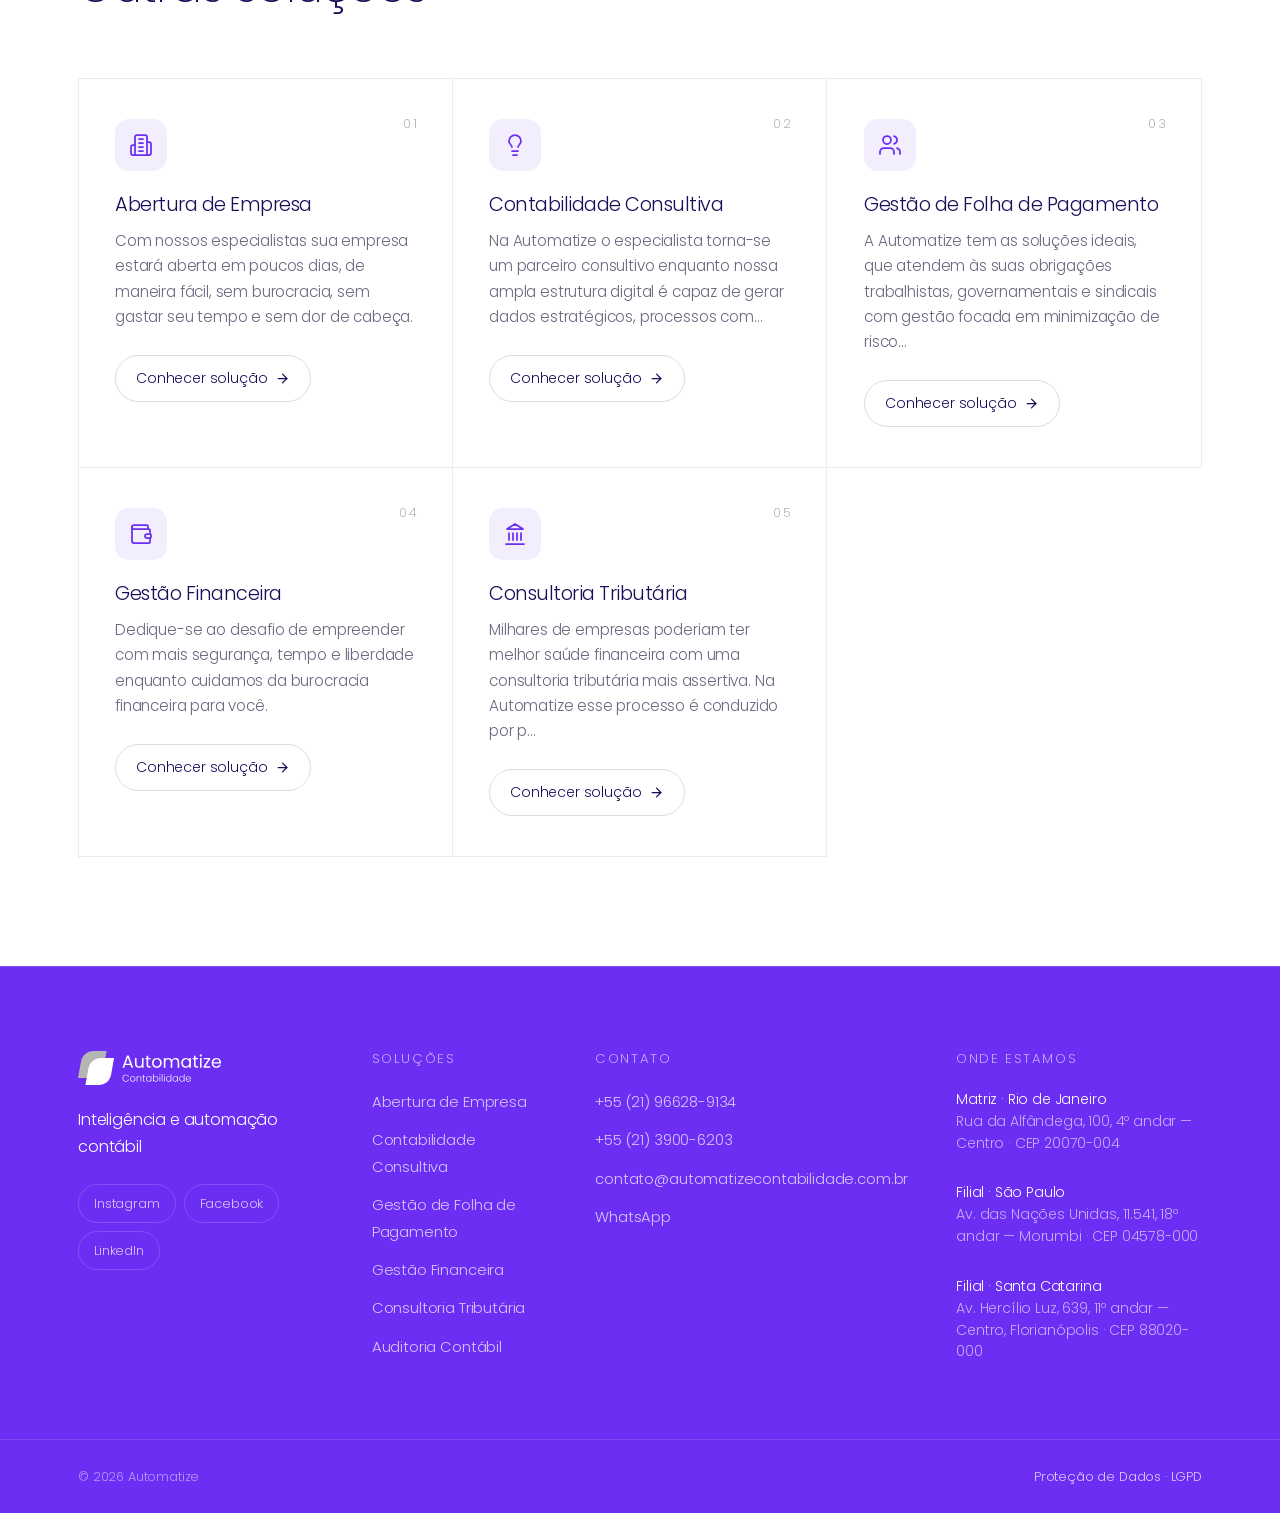
<file: solucoes/auditoria-contabil.html>
<!DOCTYPE html>
<html lang="pt-BR">
<head>
  <meta charset="UTF-8" />
  <meta name="viewport" content="width=device-width, initial-scale=1.0" />
  <title>Auditoria Contábil — Automatize Contabilidade</title>
  <meta name="description" content="Auditoria contábil com a Automatize: revisão técnica das suas informações e rotinas contábeis." />

  <link rel="preconnect" href="https://fonts.googleapis.com" />
  <link rel="preconnect" href="https://fonts.gstatic.com" crossorigin />
  <link href="https://fonts.googleapis.com/css2?family=Poppins:wght@200;300&display=swap" rel="stylesheet" />

  <link rel="icon" type="image/svg+xml" href="../assets/logo-cont-01.svg" />
  <link rel="stylesheet" href="../styles/main.css" />
</head>
<body>

  <header class="header">
    <div class="container header__inner">
      <a href="../index.html" class="header__brand" aria-label="Automatize Contabilidade — início">
        <img src="../assets/logo-cont-01.svg" alt="Automatize Contabilidade" class="header__logo" />
      </a>

      <nav class="nav" id="primary-nav" aria-label="Navegação principal">
        <ul class="nav__list">
          <li><a href="../index.html" class="nav__link">Home</a></li>
          <li><a href="../index.html#quem-somos" class="nav__link">Quem Somos</a></li>
          <li class="nav__item nav__item--has-menu">
            <button class="nav__link nav__trigger" aria-expanded="false" aria-controls="menu-solucoes">
              Soluções
              <svg class="nav__caret" width="11" height="11" viewBox="0 0 12 12" aria-hidden="true"><path d="M2 4l4 4 4-4" fill="none" stroke="currentColor" stroke-width="1.4" stroke-linecap="round" stroke-linejoin="round"/></svg>
            </button>

            <div class="mega" id="menu-solucoes">
              <div class="mega__inner">
                <div class="mega__rail" role="tablist" aria-label="Categorias">
                  <p class="mega__rail-title">Categorias</p>
                  <button type="button" class="mega__cat is-active" role="tab" aria-selected="true" data-cat="solucoes">
                    <span class="mega__cat-ico"><svg viewBox="0 0 24 24" fill="none" stroke="currentColor" stroke-width="1.9" stroke-linecap="round" stroke-linejoin="round" aria-hidden="true"><rect width="7" height="7" x="3" y="3" rx="1"/><rect width="7" height="7" x="14" y="3" rx="1"/><rect width="7" height="7" x="14" y="14" rx="1"/><rect width="7" height="7" x="3" y="14" rx="1"/></svg></span>
                    <span><b>Por solução</b><small>O que fazemos por você.</small></span>
                  </button>
                  <button type="button" class="mega__cat" role="tab" aria-selected="false" data-cat="segmentos">
                    <span class="mega__cat-ico"><svg viewBox="0 0 24 24" fill="none" stroke="currentColor" stroke-width="1.9" stroke-linecap="round" stroke-linejoin="round" aria-hidden="true"><path d="M16 21v-2a4 4 0 0 0-4-4H6a4 4 0 0 0-4 4v2"/><circle cx="9" cy="7" r="4"/><path d="M22 21v-2a4 4 0 0 0-3-3.87"/><path d="M16 3.13a4 4 0 0 1 0 7.75"/></svg></span>
                    <span><b>Por segmento</b><small>Quem atendemos.</small></span>
                  </button>
                  <button type="button" class="mega__cat" role="tab" aria-selected="false" data-cat="planos">
                    <span class="mega__cat-ico"><svg viewBox="0 0 24 24" fill="none" stroke="currentColor" stroke-width="1.9" stroke-linecap="round" stroke-linejoin="round" aria-hidden="true"><rect width="20" height="14" x="2" y="5" rx="2"/><line x1="2" x2="22" y1="10" y2="10"/></svg></span>
                    <span><b>Planos e preços</b><small>Conforme o seu faturamento.</small></span>
                  </button>
                </div>

                <div class="mega__panels">
                  <div class="mega__panel is-active" data-panel="solucoes" role="tabpanel">
                    <div class="mega__cols">

              <div class="mega__col">
                <p class="mega__col-title">Rotina e conformidade</p>
                <a class="mega__link" href="contabilidade-consultiva.html">
                  <span class="mega__link-ico"><svg viewBox="0 0 24 24" fill="none" stroke="currentColor" stroke-width="1.75" stroke-linecap="round" stroke-linejoin="round" aria-hidden="true"><path d="M15 14c.2-1 .7-1.7 1.5-2.5 1-.9 1.5-2.2 1.5-3.5A6 6 0 0 0 6 8c0 1 .2 2.2 1.5 3.5.7.7 1.3 1.5 1.5 2.5"/><path d="M9 18h6"/><path d="M10 22h4"/></svg></span>
                  <span><b>Contabilidade Consultiva</b><small>Um parceiro estratégico, com dados e eficiência.</small></span>
                </a>
                <a class="mega__link" href="gestao-de-folha-de-pagamento.html">
                  <span class="mega__link-ico"><svg viewBox="0 0 24 24" fill="none" stroke="currentColor" stroke-width="1.75" stroke-linecap="round" stroke-linejoin="round" aria-hidden="true"><path d="M16 21v-2a4 4 0 0 0-4-4H6a4 4 0 0 0-4 4v2"/><circle cx="9" cy="7" r="4"/><path d="M22 21v-2a4 4 0 0 0-3-3.87"/><path d="M16 3.13a4 4 0 0 1 0 7.75"/></svg></span>
                  <span><b>Gestão de Folha de Pagamento</b><small>Obrigações trabalhistas com risco minimizado.</small></span>
                </a>
                <a class="mega__link" href="gestao-financeira.html">
                  <span class="mega__link-ico"><svg viewBox="0 0 24 24" fill="none" stroke="currentColor" stroke-width="1.75" stroke-linecap="round" stroke-linejoin="round" aria-hidden="true"><path d="M19 7V4a1 1 0 0 0-1-1H5a2 2 0 0 0 0 4h15a1 1 0 0 1 1 1v4h-3a2 2 0 0 0 0 4h3a1 1 0 0 0 1-1v-2a1 1 0 0 0-1-1"/><path d="M3 5v14a2 2 0 0 0 2 2h15a1 1 0 0 0 1-1v-4"/></svg></span>
                  <span><b>Gestão Financeira</b><small>Menos burocracia, mais tempo para empreender.</small></span>
                </a>
              </div>

              <div class="mega__col">
                <p class="mega__col-title">Abertura e estratégia</p>
                <a class="mega__link" href="abertura-de-empresa.html">
                  <span class="mega__link-ico"><svg viewBox="0 0 24 24" fill="none" stroke="currentColor" stroke-width="1.75" stroke-linecap="round" stroke-linejoin="round" aria-hidden="true"><path d="M6 22V4a2 2 0 0 1 2-2h8a2 2 0 0 1 2 2v18Z"/><path d="M6 12H4a2 2 0 0 0-2 2v6a2 2 0 0 0 2 2h2"/><path d="M18 9h2a2 2 0 0 1 2 2v9a2 2 0 0 1-2 2h-2"/><path d="M10 6h4"/><path d="M10 10h4"/><path d="M10 14h4"/><path d="M10 18h4"/></svg></span>
                  <span><b>Abertura de Empresa</b><small>Seu CNPJ em poucos dias, sem burocracia.</small></span>
                </a>
                <a class="mega__link" href="consultoria-tributaria.html">
                  <span class="mega__link-ico"><svg viewBox="0 0 24 24" fill="none" stroke="currentColor" stroke-width="1.75" stroke-linecap="round" stroke-linejoin="round" aria-hidden="true"><line x1="3" x2="21" y1="22" y2="22"/><line x1="6" x2="6" y1="18" y2="11"/><line x1="10" x2="10" y1="18" y2="11"/><line x1="14" x2="14" y1="18" y2="11"/><line x1="18" x2="18" y1="18" y2="11"/><polygon points="12 2 20 7 4 7"/></svg></span>
                  <span><b>Consultoria Tributária</b><small>Análise assertiva e atenta à legislação.</small></span>
                </a>
                <a class="mega__link" href="auditoria-contabil.html">
                  <span class="mega__link-ico"><svg viewBox="0 0 24 24" fill="none" stroke="currentColor" stroke-width="1.75" stroke-linecap="round" stroke-linejoin="round" aria-hidden="true"><path d="m8 11 2 2 4-4"/><circle cx="11" cy="11" r="8"/><path d="m21 21-4.3-4.3"/></svg></span>
                  <span><b>Auditoria Contábil</b><small>Revisão técnica das suas demonstrações.</small></span>
                </a>
              </div>
                    </div>
                    <div class="mega__foot">
                      <a class="mega__cta" href="../index.html#solucoes">Ver todas as soluções <svg viewBox="0 0 24 24" fill="none" stroke="currentColor" stroke-width="1.9" stroke-linecap="round" stroke-linejoin="round" aria-hidden="true"><path d="M5 12h14"/><path d="m12 5 7 7-7 7"/></svg></a>
                      <a class="mega__cta" href="../index.html#contato">Falar com um especialista <svg viewBox="0 0 24 24" fill="none" stroke="currentColor" stroke-width="1.9" stroke-linecap="round" stroke-linejoin="round" aria-hidden="true"><path d="M5 12h14"/><path d="m12 5 7 7-7 7"/></svg></a>
                    </div>
                  </div>

                  <div class="mega__panel" data-panel="segmentos" role="tabpanel">
                    <div class="mega__chips">
                      <a class="mega__chip" href="../index.html#conta-pj">Médico</a>
                      <a class="mega__chip" href="../index.html#conta-pj">Dentista</a>
                      <a class="mega__chip" href="../index.html#conta-pj">Arquiteto</a>
                      <a class="mega__chip" href="../index.html#conta-pj">Advogado</a>
                      <a class="mega__chip" href="../index.html#conta-pj">Psicólogo</a>
                      <a class="mega__chip" href="../index.html#conta-pj">Publicitário</a>
                      <a class="mega__chip" href="../index.html#conta-pj">Técnico</a>
                      <a class="mega__chip" href="../index.html#conta-pj">Consultor</a>
                      <a class="mega__chip" href="../index.html#conta-pj">Representante comercial</a>
                      <a class="mega__chip" href="../index.html#conta-pj">Lojista</a>
                      <a class="mega__chip" href="../index.html#conta-pj">Varejista</a>
                      <a class="mega__chip" href="../index.html#conta-pj">Infoprodutor</a>
                    </div>
                    <div class="mega__foot">
                      <a class="mega__cta" href="../index.html#contato">Não encontrou o seu segmento? Fale conosco <svg viewBox="0 0 24 24" fill="none" stroke="currentColor" stroke-width="1.9" stroke-linecap="round" stroke-linejoin="round" aria-hidden="true"><path d="M5 12h14"/><path d="m12 5 7 7-7 7"/></svg></a>
                    </div>
                  </div>

                  <div class="mega__panel" data-panel="planos" role="tabpanel">
                    <div class="mega__plans">
                      <a class="mega__plan" href="../planos.html">
                        <b>Plano Básico</b><i>R$ 249<small style="display:inline;color:var(--ink-soft);font-size:.75rem">/mês</small></i>
                        <small>Faturamento até R$ 25.000/mês</small>
                      </a>
                      <a class="mega__plan" href="../planos.html">
                        <b>Plano Intermediário</b><i>R$ 389<small style="display:inline;color:var(--ink-soft);font-size:.75rem">/mês</small></i>
                        <small>Faturamento até R$ 50.000/mês</small>
                      </a>
                      <a class="mega__plan" href="../planos.html">
                        <b>Plano Avançado</b><i>R$ 869<small style="display:inline;color:var(--ink-soft);font-size:.75rem">/mês</small></i>
                        <small>Faturamento até R$ 150.000/mês</small>
                      </a>
                    </div>
                    <div class="mega__foot">
                      <a class="mega__cta" href="../planos.html">Ver todos os planos <svg viewBox="0 0 24 24" fill="none" stroke="currentColor" stroke-width="1.9" stroke-linecap="round" stroke-linejoin="round" aria-hidden="true"><path d="M5 12h14"/><path d="m12 5 7 7-7 7"/></svg></a>
                      <a class="mega__cta" href="../index.html#calculadora">Simular a minha receita <svg viewBox="0 0 24 24" fill="none" stroke="currentColor" stroke-width="1.9" stroke-linecap="round" stroke-linejoin="round" aria-hidden="true"><path d="M5 12h14"/><path d="m12 5 7 7-7 7"/></svg></a>
                    </div>
                  </div>
                </div>
              </div>
            </div>
          </li>
          <li><a href="../planos.html" class="nav__link">Planos</a></li>
          <li><a href="../index.html#publicacoes" class="nav__link">Publicações</a></li>
          <li><a href="../index.html#contato" class="nav__link">Contato</a></li>
        </ul>
      </nav>

      <div class="header__actions">
        <a href="#orcamento" class="btn btn--primary btn--sm">Orçamento</a>
        <button class="nav__toggle" id="nav-toggle" aria-label="Abrir menu" aria-expanded="false" aria-controls="primary-nav">
          <span></span><span></span><span></span>
        </button>
      </div>
    </div>
  </header>

  <main>
    <!-- ===================== HERO DA SOLUÇÃO ===================== -->
    <section class="sol-hero">
      <div class="container sol-hero__inner">
        <div>
          <nav class="breadcrumb" aria-label="Trilha">
            <a href="../index.html">Home</a><span>·</span>
            <a href="../index.html#solucoes">Soluções</a><span>·</span>
            Auditoria Contábil
          </nav>
          <span class="sol-hero__ico"><svg viewBox="0 0 24 24" fill="none" stroke="currentColor" stroke-width="1.75" stroke-linecap="round" stroke-linejoin="round" aria-hidden="true"><path d="m8 11 2 2 4-4"/><circle cx="11" cy="11" r="8"/><path d="m21 21-4.3-4.3"/></svg></span>
          <span class="sol-hero__num">Solução 06</span>
          <h1 class="sol-hero__title">Auditoria Contábil</h1>
          <p class="sol-hero__lead">Uma análise técnica e independente das suas informações contábeis, conduzida por especialistas — para dar mais confiança às suas demonstrações e apoiar decisões com dados precisos.</p>
          <div class="sol-hero__actions">
            <a href="#orcamento" class="btn btn--primary">Pedir orçamento</a>
            <a href="../planos.html" class="btn btn--outline">Ver planos</a>
          </div>
        </div>

        <ul class="sol-hero__list">
          <li><svg viewBox="0 0 24 24" fill="none" stroke="currentColor" stroke-width="2" stroke-linecap="round" stroke-linejoin="round" aria-hidden="true"><path d="M20 6 9 17l-5-5"/></svg> Revisão técnica conduzida por especialistas</li>
          <li><svg viewBox="0 0 24 24" fill="none" stroke="currentColor" stroke-width="2" stroke-linecap="round" stroke-linejoin="round" aria-hidden="true"><path d="M20 6 9 17l-5-5"/></svg> Mais confiança nas suas demonstrações contábeis</li>
          <li><svg viewBox="0 0 24 24" fill="none" stroke="currentColor" stroke-width="2" stroke-linecap="round" stroke-linejoin="round" aria-hidden="true"><path d="M20 6 9 17l-5-5"/></svg> Apoio à tomada de decisão com dados precisos</li>
        </ul>
      </div>
    </section>

    <!-- ===================== WIZARD ===================== -->
    <section class="wizard section" id="orcamento">
      <div class="container wizard__inner">
        <div class="wizard__copy">
          <span class="eyebrow eyebrow--light">Orçamento</span>
          <h2 class="section__title section__title--light">Vamos entender o seu caso</h2>
          <p class="wizard__text">
            Três etapas curtas. Ao final, um especialista da Automatize entra em contato
            com uma proposta feita para a sua realidade.
          </p>
          <span class="wizard__chip">
            <svg viewBox="0 0 24 24" fill="none" stroke="currentColor" stroke-width="2" stroke-linecap="round" stroke-linejoin="round" aria-hidden="true"><path d="M20 6 9 17l-5-5"/></svg>
            Solução: <strong>Auditoria Contábil</strong>
          </span>
        </div>

        <div class="wizard__card">
          <form id="wizard" data-solution="Auditoria Contábil" novalidate>
            <div class="wizard__progress">
              <div class="wizard__bar"><span></span></div>
              <span class="wizard__count">Etapa <b data-wizard="current">1</b> de <span data-wizard="total">3</span></span>
            </div>

            <!-- Etapa 1 — específica da solução -->
            <fieldset class="wizard__step is-active" data-step="1">
              <legend class="wizard__legend">Qual é a sua necessidade?</legend>
              <p class="wizard__hint">Escolha a opção que mais se aproxima do seu caso.</p>
              <div class="opts">
              <label class="opt"><input type="radio" name="necessidade" value="Auditoria das demonstrações contábeis" required /><span>Auditoria das demonstrações contábeis</span></label>
              <label class="opt"><input type="radio" name="necessidade" value="Revisão de rotinas e processos contábeis" /><span>Revisão de rotinas e processos contábeis</span></label>
              <label class="opt"><input type="radio" name="necessidade" value="Auditoria por exigência de terceiros (banco, investidor, sócio)" /><span>Auditoria por exigência de terceiros (banco, investidor, sócio)</span></label>
              <label class="opt"><input type="radio" name="necessidade" value="Ainda estou avaliando" /><span>Ainda estou avaliando</span></label>
              </div>
            </fieldset>

            <!-- Etapa 2 — momento e porte -->
            <fieldset class="wizard__step" data-step="2">
              <legend class="wizard__legend">Sobre a sua empresa</legend>
              <p class="wizard__hint">Isso nos ajuda a dimensionar a proposta.</p>
              <div class="opts">
                <label class="opt"><input type="radio" name="momento" value="Ainda não tenho CNPJ" required /><span>Ainda não tenho CNPJ</span></label>
                <label class="opt"><input type="radio" name="momento" value="Já tenho CNPJ" /><span>Já tenho CNPJ</span></label>
              </div>
              <label class="field" style="margin-top:18px">
                <span class="field__label">Faturamento mensal</span>
                <select name="faturamento" required>
                  <option value="" disabled selected>Selecione uma opção</option>
                  <option>Ainda não faturo</option>
                  <option>Até R$ 25.000</option>
                  <option>De R$ 25.000 a R$ 50.000</option>
                  <option>De R$ 50.000 a R$ 150.000</option>
                  <option>Acima de R$ 150.000</option>
                </select>
              </label>
            </fieldset>

            <!-- Etapa 3 — dados de contato -->
            <fieldset class="wizard__step" data-step="3">
              <legend class="wizard__legend">Seus dados</legend>
              <p class="wizard__hint">Só para conseguirmos retornar com a proposta.</p>
              <label class="field">
                <span class="field__label">Nome completo</span>
                <input type="text" name="nome" required placeholder="Seu nome" autocomplete="name" />
              </label>
              <div class="field-row">
                <label class="field">
                  <span class="field__label">E-mail</span>
                  <input type="email" name="email" required placeholder="voce@empresa.com" autocomplete="email" />
                </label>
                <label class="field">
                  <span class="field__label">WhatsApp</span>
                  <input type="tel" name="telefone" required placeholder="(21) 99999-9999" autocomplete="tel" />
                </label>
              </div>
              <label class="checkbox">
                <input type="checkbox" name="aceite" required />
                <span>Li e aceito a Política de Privacidade.</span>
              </label>
            </fieldset>

            <!-- Resumo final -->
            <div class="wizard__done" hidden>
              <div class="wizard__done-ico">
                <svg viewBox="0 0 24 24" fill="none" stroke="currentColor" stroke-width="2" stroke-linecap="round" stroke-linejoin="round" aria-hidden="true"><path d="M20 6 9 17l-5-5"/></svg>
              </div>
              <h3>Pedido enviado!</h3>
              <p>Um especialista da Automatize entra em contato em breve. Veja o que recebemos:</p>
              <dl class="wizard__summary"></dl>
            </div>

            <div class="wizard__actions">
              <button type="button" class="btn btn--ghost" data-wizard="back" hidden>Voltar</button>
              <button type="button" class="btn btn--primary" data-wizard="next">Continuar</button>
              <button type="submit" class="btn btn--primary" data-wizard="send" hidden>Enviar pedido</button>
            </div>
          </form>
        </div>
      </div>
    </section>

    <!-- ===================== OUTRAS SOLUÇÕES ===================== -->
    <section class="solutions section">
      <div class="container">
        <header class="section__head">
          <span class="eyebrow">Continue explorando</span>
          <h2 class="section__title">Outras soluções</h2>
        </header>
        <div class="solutions__grid">
          <article class="solution-card">
            <span class="solution-card__ico"><svg viewBox="0 0 24 24" fill="none" stroke="currentColor" stroke-width="1.75" stroke-linecap="round" stroke-linejoin="round" aria-hidden="true"><path d="M6 22V4a2 2 0 0 1 2-2h8a2 2 0 0 1 2 2v18Z"/><path d="M6 12H4a2 2 0 0 0-2 2v6a2 2 0 0 0 2 2h2"/><path d="M18 9h2a2 2 0 0 1 2 2v9a2 2 0 0 1-2 2h-2"/><path d="M10 6h4"/><path d="M10 10h4"/><path d="M10 14h4"/><path d="M10 18h4"/></svg></span>
            <span class="solution-card__num">01</span>
            <h3>Abertura de Empresa</h3>
            <p>Com nossos especialistas sua empresa estará aberta em poucos dias, de maneira fácil, sem burocracia, sem gastar seu tempo e sem dor de cabeça.</p>
            <a href="abertura-de-empresa.html" class="solution-card__btn">Conhecer solução <svg viewBox="0 0 24 24" fill="none" stroke="currentColor" stroke-width="2" stroke-linecap="round" stroke-linejoin="round" aria-hidden="true"><path d="M5 12h14"/><path d="m12 5 7 7-7 7"/></svg></a>
          </article>
          <article class="solution-card">
            <span class="solution-card__ico"><svg viewBox="0 0 24 24" fill="none" stroke="currentColor" stroke-width="1.75" stroke-linecap="round" stroke-linejoin="round" aria-hidden="true"><path d="M15 14c.2-1 .7-1.7 1.5-2.5 1-.9 1.5-2.2 1.5-3.5A6 6 0 0 0 6 8c0 1 .2 2.2 1.5 3.5.7.7 1.3 1.5 1.5 2.5"/><path d="M9 18h6"/><path d="M10 22h4"/></svg></span>
            <span class="solution-card__num">02</span>
            <h3>Contabilidade Consultiva</h3>
            <p>Na Automatize o especialista torna-se um parceiro consultivo enquanto nossa ampla estrutura digital é capaz de gerar dados estratégicos, processos com…</p>
            <a href="contabilidade-consultiva.html" class="solution-card__btn">Conhecer solução <svg viewBox="0 0 24 24" fill="none" stroke="currentColor" stroke-width="2" stroke-linecap="round" stroke-linejoin="round" aria-hidden="true"><path d="M5 12h14"/><path d="m12 5 7 7-7 7"/></svg></a>
          </article>
          <article class="solution-card">
            <span class="solution-card__ico"><svg viewBox="0 0 24 24" fill="none" stroke="currentColor" stroke-width="1.75" stroke-linecap="round" stroke-linejoin="round" aria-hidden="true"><path d="M16 21v-2a4 4 0 0 0-4-4H6a4 4 0 0 0-4 4v2"/><circle cx="9" cy="7" r="4"/><path d="M22 21v-2a4 4 0 0 0-3-3.87"/><path d="M16 3.13a4 4 0 0 1 0 7.75"/></svg></span>
            <span class="solution-card__num">03</span>
            <h3>Gestão de Folha de Pagamento</h3>
            <p>A Automatize tem as soluções ideais, que atendem às suas obrigações trabalhistas, governamentais e sindicais com gestão focada em minimização de risco…</p>
            <a href="gestao-de-folha-de-pagamento.html" class="solution-card__btn">Conhecer solução <svg viewBox="0 0 24 24" fill="none" stroke="currentColor" stroke-width="2" stroke-linecap="round" stroke-linejoin="round" aria-hidden="true"><path d="M5 12h14"/><path d="m12 5 7 7-7 7"/></svg></a>
          </article>
          <article class="solution-card">
            <span class="solution-card__ico"><svg viewBox="0 0 24 24" fill="none" stroke="currentColor" stroke-width="1.75" stroke-linecap="round" stroke-linejoin="round" aria-hidden="true"><path d="M19 7V4a1 1 0 0 0-1-1H5a2 2 0 0 0 0 4h15a1 1 0 0 1 1 1v4h-3a2 2 0 0 0 0 4h3a1 1 0 0 0 1-1v-2a1 1 0 0 0-1-1"/><path d="M3 5v14a2 2 0 0 0 2 2h15a1 1 0 0 0 1-1v-4"/></svg></span>
            <span class="solution-card__num">04</span>
            <h3>Gestão Financeira</h3>
            <p>Dedique-se ao desafio de empreender com mais segurança, tempo e liberdade enquanto cuidamos da burocracia financeira para você.</p>
            <a href="gestao-financeira.html" class="solution-card__btn">Conhecer solução <svg viewBox="0 0 24 24" fill="none" stroke="currentColor" stroke-width="2" stroke-linecap="round" stroke-linejoin="round" aria-hidden="true"><path d="M5 12h14"/><path d="m12 5 7 7-7 7"/></svg></a>
          </article>
          <article class="solution-card">
            <span class="solution-card__ico"><svg viewBox="0 0 24 24" fill="none" stroke="currentColor" stroke-width="1.75" stroke-linecap="round" stroke-linejoin="round" aria-hidden="true"><line x1="3" x2="21" y1="22" y2="22"/><line x1="6" x2="6" y1="18" y2="11"/><line x1="10" x2="10" y1="18" y2="11"/><line x1="14" x2="14" y1="18" y2="11"/><line x1="18" x2="18" y1="18" y2="11"/><polygon points="12 2 20 7 4 7"/></svg></span>
            <span class="solution-card__num">05</span>
            <h3>Consultoria Tributária</h3>
            <p>Milhares de empresas poderiam ter melhor saúde financeira com uma consultoria tributária mais assertiva. Na Automatize esse processo é conduzido por p…</p>
            <a href="consultoria-tributaria.html" class="solution-card__btn">Conhecer solução <svg viewBox="0 0 24 24" fill="none" stroke="currentColor" stroke-width="2" stroke-linecap="round" stroke-linejoin="round" aria-hidden="true"><path d="M5 12h14"/><path d="m12 5 7 7-7 7"/></svg></a>
          </article>
        </div>
      </div>
    </section>
  </main>

  <footer class="footer">
    <div class="container footer__inner">
      <div class="footer__brand">
        <img src="../assets/logo-cont-03.svg" alt="Automatize Contabilidade" class="footer__logo" />
        <p class="footer__slogan">Inteligência e automação contábil</p>
        <div class="footer__social">
          <a href="https://instagram.com/automatize_contabilidade">Instagram</a>
          <a href="https://facebook.com/contabilidadeautomatize">Facebook</a>
          <a href="https://www.linkedin.com/company/automatize-assessoria">LinkedIn</a>
        </div>
      </div>
      <div class="footer__col">
        <h4>Soluções</h4>
        <ul>
          <li><a href="abertura-de-empresa.html">Abertura de Empresa</a></li>
          <li><a href="contabilidade-consultiva.html">Contabilidade Consultiva</a></li>
          <li><a href="gestao-de-folha-de-pagamento.html">Gestão de Folha de Pagamento</a></li>
          <li><a href="gestao-financeira.html">Gestão Financeira</a></li>
          <li><a href="consultoria-tributaria.html">Consultoria Tributária</a></li>
          <li><a href="auditoria-contabil.html">Auditoria Contábil</a></li>
        </ul>
      </div>
      <div class="footer__col">
        <h4>Contato</h4>
        <ul class="footer__contact">
          <li><a href="tel:+5521966289134">+55 (21) 96628-9134</a></li>
          <li><a href="tel:+552139006203">+55 (21) 3900-6203</a></li>
          <li><a href="mailto:contato@automatizecontabilidade.com.br">contato@automatizecontabilidade.com.br</a></li>
          <li><a href="https://wa.me/5521966289134">WhatsApp</a></li>
        </ul>
      </div>
      <div class="footer__col footer__col--wide">
        <h4>Onde estamos</h4>
        <ul class="footer__address">
          <li><strong>Matriz · Rio de Janeiro</strong><br />Rua da Alfândega, 100, 4º andar — Centro · CEP 20070-004</li>
          <li><strong>Filial · São Paulo</strong><br />Av. das Nações Unidas, 11.541, 18º andar — Morumbi · CEP 04578-000</li>
          <li><strong>Filial · Santa Catarina</strong><br />Av. Hercílio Luz, 639, 11º andar — Centro, Florianópolis · CEP 88020-000</li>
        </ul>
      </div>
    </div>
    <div class="footer__bottom">
      <div class="container footer__bottom-inner">
        <span>© 2026 Automatize</span>
        <span class="footer__badge">Proteção de Dados · LGPD</span>
      </div>
    </div>
  </footer>

  <script src="../scripts/main.js"></script>
  <script src="../scripts/wizard.js"></script>
</body>
</html>
</file>
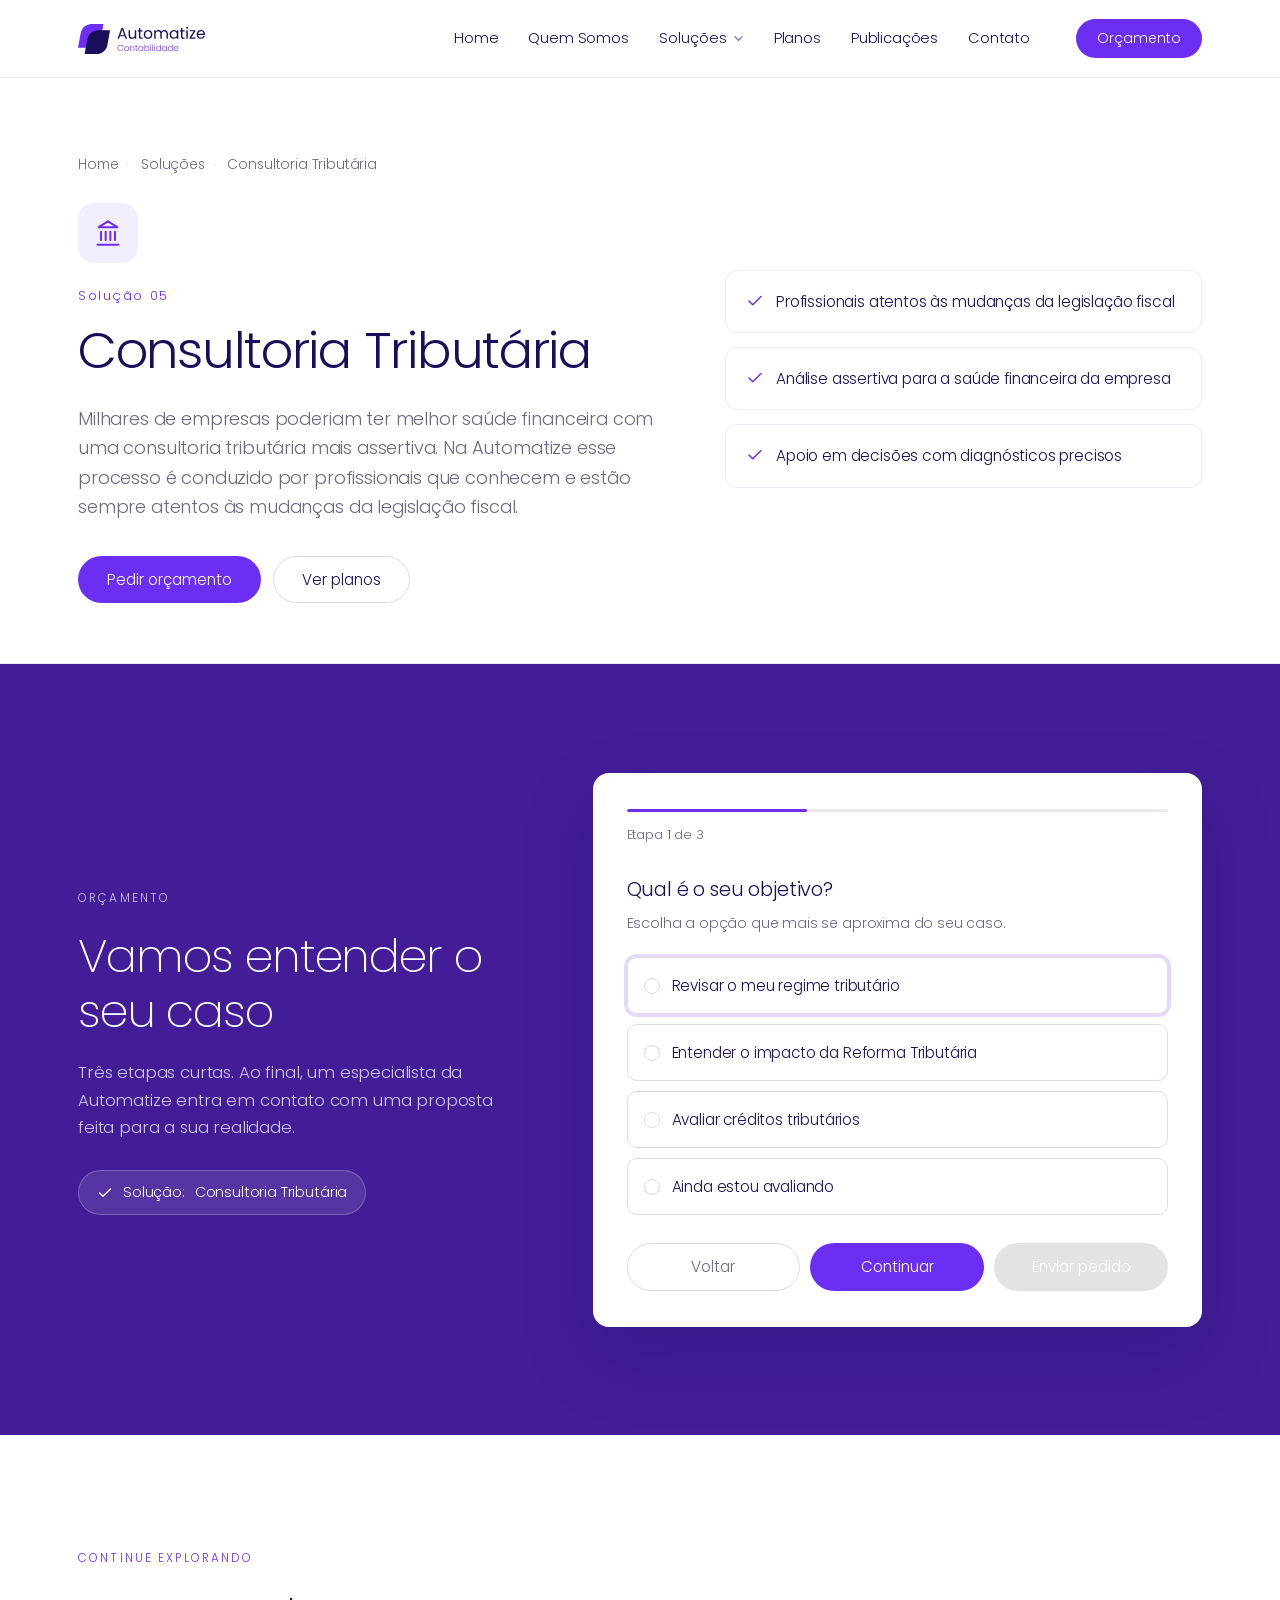
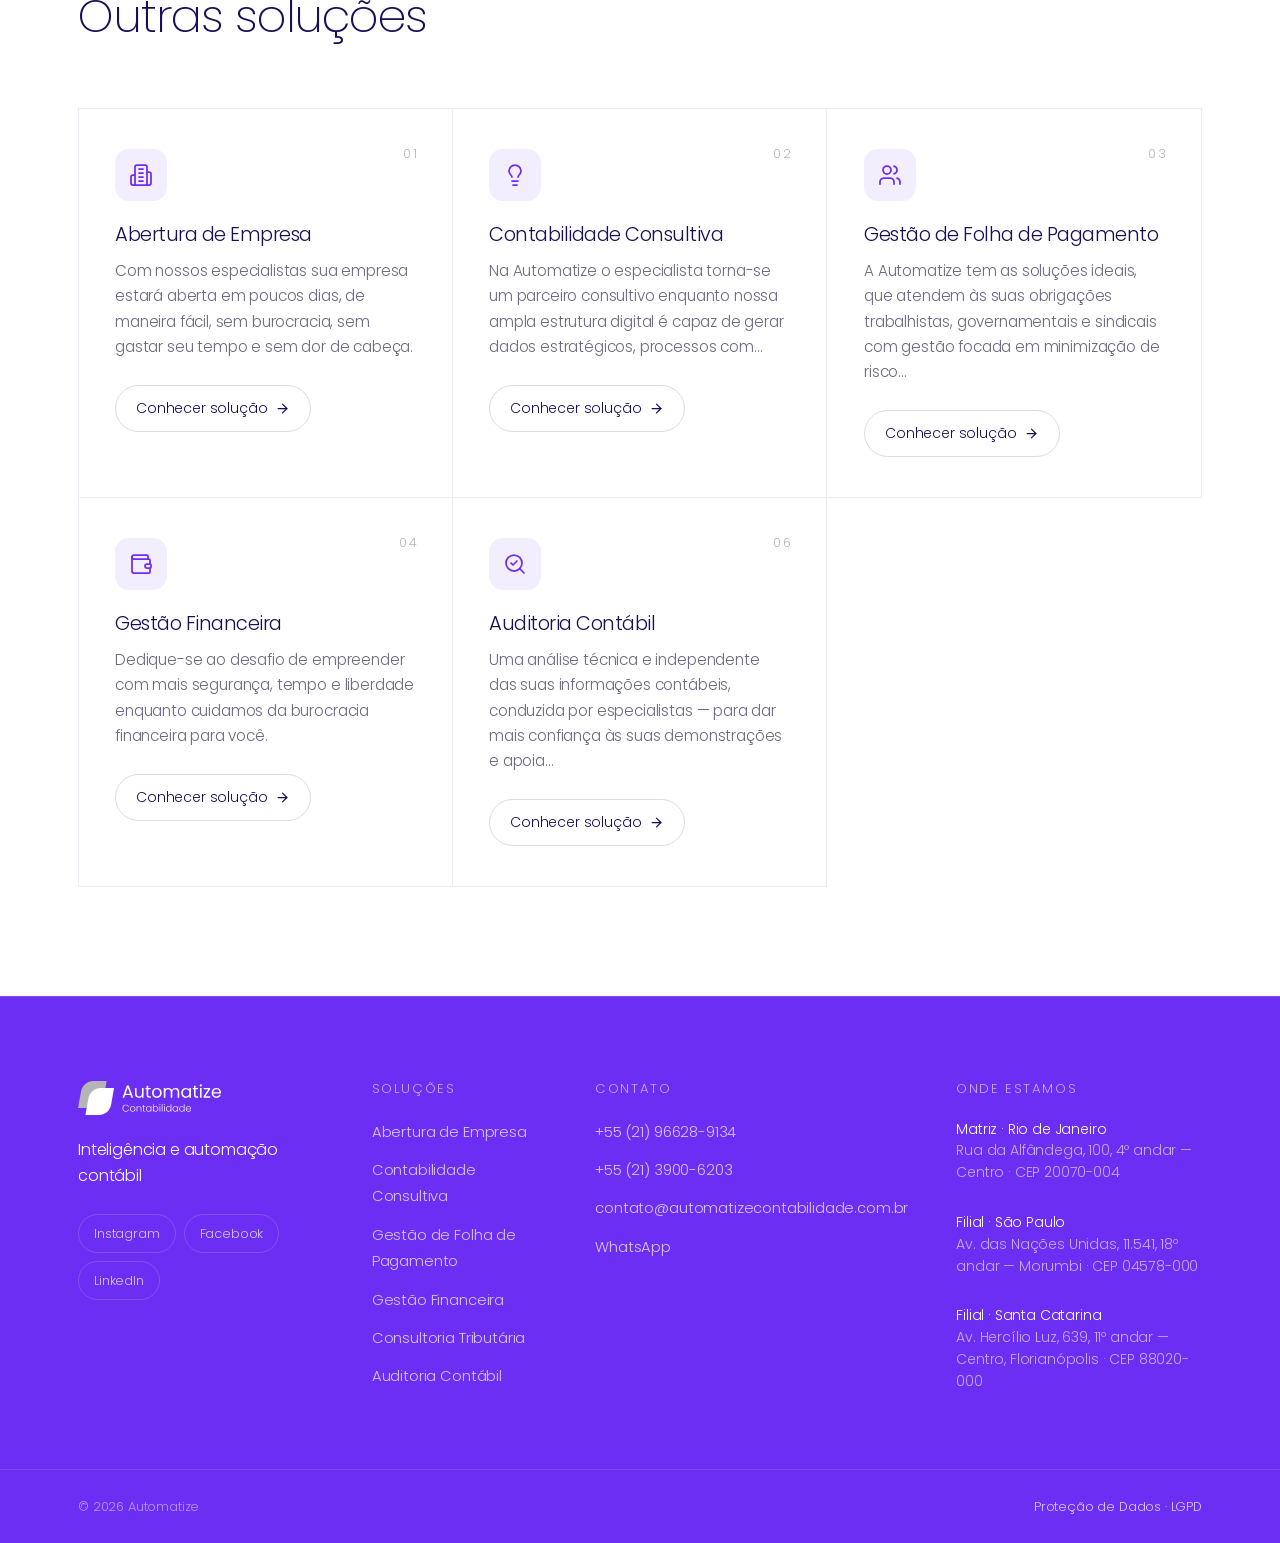
<file: solucoes/consultoria-tributaria.html>
<!DOCTYPE html>
<html lang="pt-BR">
<head>
  <meta charset="UTF-8" />
  <meta name="viewport" content="width=device-width, initial-scale=1.0" />
  <title>Consultoria Tributária — Automatize Contabilidade</title>
  <meta name="description" content="Consultoria tributária conduzida por profissionais atentos às mudanças da legislação fiscal." />

  <link rel="preconnect" href="https://fonts.googleapis.com" />
  <link rel="preconnect" href="https://fonts.gstatic.com" crossorigin />
  <link href="https://fonts.googleapis.com/css2?family=Poppins:wght@200;300&display=swap" rel="stylesheet" />

  <link rel="icon" type="image/svg+xml" href="../assets/logo-cont-01.svg" />
  <link rel="stylesheet" href="../styles/main.css" />
</head>
<body>

  <header class="header">
    <div class="container header__inner">
      <a href="../index.html" class="header__brand" aria-label="Automatize Contabilidade — início">
        <img src="../assets/logo-cont-01.svg" alt="Automatize Contabilidade" class="header__logo" />
      </a>

      <nav class="nav" id="primary-nav" aria-label="Navegação principal">
        <ul class="nav__list">
          <li><a href="../index.html" class="nav__link">Home</a></li>
          <li><a href="../index.html#quem-somos" class="nav__link">Quem Somos</a></li>
          <li class="nav__item nav__item--has-menu">
            <button class="nav__link nav__trigger" aria-expanded="false" aria-controls="menu-solucoes">
              Soluções
              <svg class="nav__caret" width="11" height="11" viewBox="0 0 12 12" aria-hidden="true"><path d="M2 4l4 4 4-4" fill="none" stroke="currentColor" stroke-width="1.4" stroke-linecap="round" stroke-linejoin="round"/></svg>
            </button>

            <div class="mega" id="menu-solucoes">
              <div class="mega__inner">
                <div class="mega__rail" role="tablist" aria-label="Categorias">
                  <p class="mega__rail-title">Categorias</p>
                  <button type="button" class="mega__cat is-active" role="tab" aria-selected="true" data-cat="solucoes">
                    <span class="mega__cat-ico"><svg viewBox="0 0 24 24" fill="none" stroke="currentColor" stroke-width="1.9" stroke-linecap="round" stroke-linejoin="round" aria-hidden="true"><rect width="7" height="7" x="3" y="3" rx="1"/><rect width="7" height="7" x="14" y="3" rx="1"/><rect width="7" height="7" x="14" y="14" rx="1"/><rect width="7" height="7" x="3" y="14" rx="1"/></svg></span>
                    <span><b>Por solução</b><small>O que fazemos por você.</small></span>
                  </button>
                  <button type="button" class="mega__cat" role="tab" aria-selected="false" data-cat="segmentos">
                    <span class="mega__cat-ico"><svg viewBox="0 0 24 24" fill="none" stroke="currentColor" stroke-width="1.9" stroke-linecap="round" stroke-linejoin="round" aria-hidden="true"><path d="M16 21v-2a4 4 0 0 0-4-4H6a4 4 0 0 0-4 4v2"/><circle cx="9" cy="7" r="4"/><path d="M22 21v-2a4 4 0 0 0-3-3.87"/><path d="M16 3.13a4 4 0 0 1 0 7.75"/></svg></span>
                    <span><b>Por segmento</b><small>Quem atendemos.</small></span>
                  </button>
                  <button type="button" class="mega__cat" role="tab" aria-selected="false" data-cat="planos">
                    <span class="mega__cat-ico"><svg viewBox="0 0 24 24" fill="none" stroke="currentColor" stroke-width="1.9" stroke-linecap="round" stroke-linejoin="round" aria-hidden="true"><rect width="20" height="14" x="2" y="5" rx="2"/><line x1="2" x2="22" y1="10" y2="10"/></svg></span>
                    <span><b>Planos e preços</b><small>Conforme o seu faturamento.</small></span>
                  </button>
                </div>

                <div class="mega__panels">
                  <div class="mega__panel is-active" data-panel="solucoes" role="tabpanel">
                    <div class="mega__cols">

              <div class="mega__col">
                <p class="mega__col-title">Rotina e conformidade</p>
                <a class="mega__link" href="contabilidade-consultiva.html">
                  <span class="mega__link-ico"><svg viewBox="0 0 24 24" fill="none" stroke="currentColor" stroke-width="1.75" stroke-linecap="round" stroke-linejoin="round" aria-hidden="true"><path d="M15 14c.2-1 .7-1.7 1.5-2.5 1-.9 1.5-2.2 1.5-3.5A6 6 0 0 0 6 8c0 1 .2 2.2 1.5 3.5.7.7 1.3 1.5 1.5 2.5"/><path d="M9 18h6"/><path d="M10 22h4"/></svg></span>
                  <span><b>Contabilidade Consultiva</b><small>Um parceiro estratégico, com dados e eficiência.</small></span>
                </a>
                <a class="mega__link" href="gestao-de-folha-de-pagamento.html">
                  <span class="mega__link-ico"><svg viewBox="0 0 24 24" fill="none" stroke="currentColor" stroke-width="1.75" stroke-linecap="round" stroke-linejoin="round" aria-hidden="true"><path d="M16 21v-2a4 4 0 0 0-4-4H6a4 4 0 0 0-4 4v2"/><circle cx="9" cy="7" r="4"/><path d="M22 21v-2a4 4 0 0 0-3-3.87"/><path d="M16 3.13a4 4 0 0 1 0 7.75"/></svg></span>
                  <span><b>Gestão de Folha de Pagamento</b><small>Obrigações trabalhistas com risco minimizado.</small></span>
                </a>
                <a class="mega__link" href="gestao-financeira.html">
                  <span class="mega__link-ico"><svg viewBox="0 0 24 24" fill="none" stroke="currentColor" stroke-width="1.75" stroke-linecap="round" stroke-linejoin="round" aria-hidden="true"><path d="M19 7V4a1 1 0 0 0-1-1H5a2 2 0 0 0 0 4h15a1 1 0 0 1 1 1v4h-3a2 2 0 0 0 0 4h3a1 1 0 0 0 1-1v-2a1 1 0 0 0-1-1"/><path d="M3 5v14a2 2 0 0 0 2 2h15a1 1 0 0 0 1-1v-4"/></svg></span>
                  <span><b>Gestão Financeira</b><small>Menos burocracia, mais tempo para empreender.</small></span>
                </a>
              </div>

              <div class="mega__col">
                <p class="mega__col-title">Abertura e estratégia</p>
                <a class="mega__link" href="abertura-de-empresa.html">
                  <span class="mega__link-ico"><svg viewBox="0 0 24 24" fill="none" stroke="currentColor" stroke-width="1.75" stroke-linecap="round" stroke-linejoin="round" aria-hidden="true"><path d="M6 22V4a2 2 0 0 1 2-2h8a2 2 0 0 1 2 2v18Z"/><path d="M6 12H4a2 2 0 0 0-2 2v6a2 2 0 0 0 2 2h2"/><path d="M18 9h2a2 2 0 0 1 2 2v9a2 2 0 0 1-2 2h-2"/><path d="M10 6h4"/><path d="M10 10h4"/><path d="M10 14h4"/><path d="M10 18h4"/></svg></span>
                  <span><b>Abertura de Empresa</b><small>Seu CNPJ em poucos dias, sem burocracia.</small></span>
                </a>
                <a class="mega__link" href="consultoria-tributaria.html">
                  <span class="mega__link-ico"><svg viewBox="0 0 24 24" fill="none" stroke="currentColor" stroke-width="1.75" stroke-linecap="round" stroke-linejoin="round" aria-hidden="true"><line x1="3" x2="21" y1="22" y2="22"/><line x1="6" x2="6" y1="18" y2="11"/><line x1="10" x2="10" y1="18" y2="11"/><line x1="14" x2="14" y1="18" y2="11"/><line x1="18" x2="18" y1="18" y2="11"/><polygon points="12 2 20 7 4 7"/></svg></span>
                  <span><b>Consultoria Tributária</b><small>Análise assertiva e atenta à legislação.</small></span>
                </a>
                <a class="mega__link" href="auditoria-contabil.html">
                  <span class="mega__link-ico"><svg viewBox="0 0 24 24" fill="none" stroke="currentColor" stroke-width="1.75" stroke-linecap="round" stroke-linejoin="round" aria-hidden="true"><path d="m8 11 2 2 4-4"/><circle cx="11" cy="11" r="8"/><path d="m21 21-4.3-4.3"/></svg></span>
                  <span><b>Auditoria Contábil</b><small>Revisão técnica das suas demonstrações.</small></span>
                </a>
              </div>
                    </div>
                    <div class="mega__foot">
                      <a class="mega__cta" href="../index.html#solucoes">Ver todas as soluções <svg viewBox="0 0 24 24" fill="none" stroke="currentColor" stroke-width="1.9" stroke-linecap="round" stroke-linejoin="round" aria-hidden="true"><path d="M5 12h14"/><path d="m12 5 7 7-7 7"/></svg></a>
                      <a class="mega__cta" href="../index.html#contato">Falar com um especialista <svg viewBox="0 0 24 24" fill="none" stroke="currentColor" stroke-width="1.9" stroke-linecap="round" stroke-linejoin="round" aria-hidden="true"><path d="M5 12h14"/><path d="m12 5 7 7-7 7"/></svg></a>
                    </div>
                  </div>

                  <div class="mega__panel" data-panel="segmentos" role="tabpanel">
                    <div class="mega__chips">
                      <a class="mega__chip" href="../index.html#conta-pj">Médico</a>
                      <a class="mega__chip" href="../index.html#conta-pj">Dentista</a>
                      <a class="mega__chip" href="../index.html#conta-pj">Arquiteto</a>
                      <a class="mega__chip" href="../index.html#conta-pj">Advogado</a>
                      <a class="mega__chip" href="../index.html#conta-pj">Psicólogo</a>
                      <a class="mega__chip" href="../index.html#conta-pj">Publicitário</a>
                      <a class="mega__chip" href="../index.html#conta-pj">Técnico</a>
                      <a class="mega__chip" href="../index.html#conta-pj">Consultor</a>
                      <a class="mega__chip" href="../index.html#conta-pj">Representante comercial</a>
                      <a class="mega__chip" href="../index.html#conta-pj">Lojista</a>
                      <a class="mega__chip" href="../index.html#conta-pj">Varejista</a>
                      <a class="mega__chip" href="../index.html#conta-pj">Infoprodutor</a>
                    </div>
                    <div class="mega__foot">
                      <a class="mega__cta" href="../index.html#contato">Não encontrou o seu segmento? Fale conosco <svg viewBox="0 0 24 24" fill="none" stroke="currentColor" stroke-width="1.9" stroke-linecap="round" stroke-linejoin="round" aria-hidden="true"><path d="M5 12h14"/><path d="m12 5 7 7-7 7"/></svg></a>
                    </div>
                  </div>

                  <div class="mega__panel" data-panel="planos" role="tabpanel">
                    <div class="mega__plans">
                      <a class="mega__plan" href="../planos.html">
                        <b>Plano Básico</b><i>R$ 249<small style="display:inline;color:var(--ink-soft);font-size:.75rem">/mês</small></i>
                        <small>Faturamento até R$ 25.000/mês</small>
                      </a>
                      <a class="mega__plan" href="../planos.html">
                        <b>Plano Intermediário</b><i>R$ 389<small style="display:inline;color:var(--ink-soft);font-size:.75rem">/mês</small></i>
                        <small>Faturamento até R$ 50.000/mês</small>
                      </a>
                      <a class="mega__plan" href="../planos.html">
                        <b>Plano Avançado</b><i>R$ 869<small style="display:inline;color:var(--ink-soft);font-size:.75rem">/mês</small></i>
                        <small>Faturamento até R$ 150.000/mês</small>
                      </a>
                    </div>
                    <div class="mega__foot">
                      <a class="mega__cta" href="../planos.html">Ver todos os planos <svg viewBox="0 0 24 24" fill="none" stroke="currentColor" stroke-width="1.9" stroke-linecap="round" stroke-linejoin="round" aria-hidden="true"><path d="M5 12h14"/><path d="m12 5 7 7-7 7"/></svg></a>
                      <a class="mega__cta" href="../index.html#calculadora">Simular a minha receita <svg viewBox="0 0 24 24" fill="none" stroke="currentColor" stroke-width="1.9" stroke-linecap="round" stroke-linejoin="round" aria-hidden="true"><path d="M5 12h14"/><path d="m12 5 7 7-7 7"/></svg></a>
                    </div>
                  </div>
                </div>
              </div>
            </div>
          </li>
          <li><a href="../planos.html" class="nav__link">Planos</a></li>
          <li><a href="../index.html#publicacoes" class="nav__link">Publicações</a></li>
          <li><a href="../index.html#contato" class="nav__link">Contato</a></li>
        </ul>
      </nav>

      <div class="header__actions">
        <a href="#orcamento" class="btn btn--primary btn--sm">Orçamento</a>
        <button class="nav__toggle" id="nav-toggle" aria-label="Abrir menu" aria-expanded="false" aria-controls="primary-nav">
          <span></span><span></span><span></span>
        </button>
      </div>
    </div>
  </header>

  <main>
    <!-- ===================== HERO DA SOLUÇÃO ===================== -->
    <section class="sol-hero">
      <div class="container sol-hero__inner">
        <div>
          <nav class="breadcrumb" aria-label="Trilha">
            <a href="../index.html">Home</a><span>·</span>
            <a href="../index.html#solucoes">Soluções</a><span>·</span>
            Consultoria Tributária
          </nav>
          <span class="sol-hero__ico"><svg viewBox="0 0 24 24" fill="none" stroke="currentColor" stroke-width="1.75" stroke-linecap="round" stroke-linejoin="round" aria-hidden="true"><line x1="3" x2="21" y1="22" y2="22"/><line x1="6" x2="6" y1="18" y2="11"/><line x1="10" x2="10" y1="18" y2="11"/><line x1="14" x2="14" y1="18" y2="11"/><line x1="18" x2="18" y1="18" y2="11"/><polygon points="12 2 20 7 4 7"/></svg></span>
          <span class="sol-hero__num">Solução 05</span>
          <h1 class="sol-hero__title">Consultoria Tributária</h1>
          <p class="sol-hero__lead">Milhares de empresas poderiam ter melhor saúde financeira com uma consultoria tributária mais assertiva. Na Automatize esse processo é conduzido por profissionais que conhecem e estão sempre atentos às mudanças da legislação fiscal.</p>
          <div class="sol-hero__actions">
            <a href="#orcamento" class="btn btn--primary">Pedir orçamento</a>
            <a href="../planos.html" class="btn btn--outline">Ver planos</a>
          </div>
        </div>

        <ul class="sol-hero__list">
          <li><svg viewBox="0 0 24 24" fill="none" stroke="currentColor" stroke-width="2" stroke-linecap="round" stroke-linejoin="round" aria-hidden="true"><path d="M20 6 9 17l-5-5"/></svg> Profissionais atentos às mudanças da legislação fiscal</li>
          <li><svg viewBox="0 0 24 24" fill="none" stroke="currentColor" stroke-width="2" stroke-linecap="round" stroke-linejoin="round" aria-hidden="true"><path d="M20 6 9 17l-5-5"/></svg> Análise assertiva para a saúde financeira da empresa</li>
          <li><svg viewBox="0 0 24 24" fill="none" stroke="currentColor" stroke-width="2" stroke-linecap="round" stroke-linejoin="round" aria-hidden="true"><path d="M20 6 9 17l-5-5"/></svg> Apoio em decisões com diagnósticos precisos</li>
        </ul>
      </div>
    </section>

    <!-- ===================== WIZARD ===================== -->
    <section class="wizard section" id="orcamento">
      <div class="container wizard__inner">
        <div class="wizard__copy">
          <span class="eyebrow eyebrow--light">Orçamento</span>
          <h2 class="section__title section__title--light">Vamos entender o seu caso</h2>
          <p class="wizard__text">
            Três etapas curtas. Ao final, um especialista da Automatize entra em contato
            com uma proposta feita para a sua realidade.
          </p>
          <span class="wizard__chip">
            <svg viewBox="0 0 24 24" fill="none" stroke="currentColor" stroke-width="2" stroke-linecap="round" stroke-linejoin="round" aria-hidden="true"><path d="M20 6 9 17l-5-5"/></svg>
            Solução: <strong>Consultoria Tributária</strong>
          </span>
        </div>

        <div class="wizard__card">
          <form id="wizard" data-solution="Consultoria Tributária" novalidate>
            <div class="wizard__progress">
              <div class="wizard__bar"><span></span></div>
              <span class="wizard__count">Etapa <b data-wizard="current">1</b> de <span data-wizard="total">3</span></span>
            </div>

            <!-- Etapa 1 — específica da solução -->
            <fieldset class="wizard__step is-active" data-step="1">
              <legend class="wizard__legend">Qual é o seu objetivo?</legend>
              <p class="wizard__hint">Escolha a opção que mais se aproxima do seu caso.</p>
              <div class="opts">
              <label class="opt"><input type="radio" name="necessidade" value="Revisar o meu regime tributário" required /><span>Revisar o meu regime tributário</span></label>
              <label class="opt"><input type="radio" name="necessidade" value="Entender o impacto da Reforma Tributária" /><span>Entender o impacto da Reforma Tributária</span></label>
              <label class="opt"><input type="radio" name="necessidade" value="Avaliar créditos tributários" /><span>Avaliar créditos tributários</span></label>
              <label class="opt"><input type="radio" name="necessidade" value="Ainda estou avaliando" /><span>Ainda estou avaliando</span></label>
              </div>
            </fieldset>

            <!-- Etapa 2 — momento e porte -->
            <fieldset class="wizard__step" data-step="2">
              <legend class="wizard__legend">Sobre a sua empresa</legend>
              <p class="wizard__hint">Isso nos ajuda a dimensionar a proposta.</p>
              <div class="opts">
                <label class="opt"><input type="radio" name="momento" value="Ainda não tenho CNPJ" required /><span>Ainda não tenho CNPJ</span></label>
                <label class="opt"><input type="radio" name="momento" value="Já tenho CNPJ" /><span>Já tenho CNPJ</span></label>
              </div>
              <label class="field" style="margin-top:18px">
                <span class="field__label">Faturamento mensal</span>
                <select name="faturamento" required>
                  <option value="" disabled selected>Selecione uma opção</option>
                  <option>Ainda não faturo</option>
                  <option>Até R$ 25.000</option>
                  <option>De R$ 25.000 a R$ 50.000</option>
                  <option>De R$ 50.000 a R$ 150.000</option>
                  <option>Acima de R$ 150.000</option>
                </select>
              </label>
            </fieldset>

            <!-- Etapa 3 — dados de contato -->
            <fieldset class="wizard__step" data-step="3">
              <legend class="wizard__legend">Seus dados</legend>
              <p class="wizard__hint">Só para conseguirmos retornar com a proposta.</p>
              <label class="field">
                <span class="field__label">Nome completo</span>
                <input type="text" name="nome" required placeholder="Seu nome" autocomplete="name" />
              </label>
              <div class="field-row">
                <label class="field">
                  <span class="field__label">E-mail</span>
                  <input type="email" name="email" required placeholder="voce@empresa.com" autocomplete="email" />
                </label>
                <label class="field">
                  <span class="field__label">WhatsApp</span>
                  <input type="tel" name="telefone" required placeholder="(21) 99999-9999" autocomplete="tel" />
                </label>
              </div>
              <label class="checkbox">
                <input type="checkbox" name="aceite" required />
                <span>Li e aceito a Política de Privacidade.</span>
              </label>
            </fieldset>

            <!-- Resumo final -->
            <div class="wizard__done" hidden>
              <div class="wizard__done-ico">
                <svg viewBox="0 0 24 24" fill="none" stroke="currentColor" stroke-width="2" stroke-linecap="round" stroke-linejoin="round" aria-hidden="true"><path d="M20 6 9 17l-5-5"/></svg>
              </div>
              <h3>Pedido enviado!</h3>
              <p>Um especialista da Automatize entra em contato em breve. Veja o que recebemos:</p>
              <dl class="wizard__summary"></dl>
            </div>

            <div class="wizard__actions">
              <button type="button" class="btn btn--ghost" data-wizard="back" hidden>Voltar</button>
              <button type="button" class="btn btn--primary" data-wizard="next">Continuar</button>
              <button type="submit" class="btn btn--primary" data-wizard="send" hidden>Enviar pedido</button>
            </div>
          </form>
        </div>
      </div>
    </section>

    <!-- ===================== OUTRAS SOLUÇÕES ===================== -->
    <section class="solutions section">
      <div class="container">
        <header class="section__head">
          <span class="eyebrow">Continue explorando</span>
          <h2 class="section__title">Outras soluções</h2>
        </header>
        <div class="solutions__grid">
          <article class="solution-card">
            <span class="solution-card__ico"><svg viewBox="0 0 24 24" fill="none" stroke="currentColor" stroke-width="1.75" stroke-linecap="round" stroke-linejoin="round" aria-hidden="true"><path d="M6 22V4a2 2 0 0 1 2-2h8a2 2 0 0 1 2 2v18Z"/><path d="M6 12H4a2 2 0 0 0-2 2v6a2 2 0 0 0 2 2h2"/><path d="M18 9h2a2 2 0 0 1 2 2v9a2 2 0 0 1-2 2h-2"/><path d="M10 6h4"/><path d="M10 10h4"/><path d="M10 14h4"/><path d="M10 18h4"/></svg></span>
            <span class="solution-card__num">01</span>
            <h3>Abertura de Empresa</h3>
            <p>Com nossos especialistas sua empresa estará aberta em poucos dias, de maneira fácil, sem burocracia, sem gastar seu tempo e sem dor de cabeça.</p>
            <a href="abertura-de-empresa.html" class="solution-card__btn">Conhecer solução <svg viewBox="0 0 24 24" fill="none" stroke="currentColor" stroke-width="2" stroke-linecap="round" stroke-linejoin="round" aria-hidden="true"><path d="M5 12h14"/><path d="m12 5 7 7-7 7"/></svg></a>
          </article>
          <article class="solution-card">
            <span class="solution-card__ico"><svg viewBox="0 0 24 24" fill="none" stroke="currentColor" stroke-width="1.75" stroke-linecap="round" stroke-linejoin="round" aria-hidden="true"><path d="M15 14c.2-1 .7-1.7 1.5-2.5 1-.9 1.5-2.2 1.5-3.5A6 6 0 0 0 6 8c0 1 .2 2.2 1.5 3.5.7.7 1.3 1.5 1.5 2.5"/><path d="M9 18h6"/><path d="M10 22h4"/></svg></span>
            <span class="solution-card__num">02</span>
            <h3>Contabilidade Consultiva</h3>
            <p>Na Automatize o especialista torna-se um parceiro consultivo enquanto nossa ampla estrutura digital é capaz de gerar dados estratégicos, processos com…</p>
            <a href="contabilidade-consultiva.html" class="solution-card__btn">Conhecer solução <svg viewBox="0 0 24 24" fill="none" stroke="currentColor" stroke-width="2" stroke-linecap="round" stroke-linejoin="round" aria-hidden="true"><path d="M5 12h14"/><path d="m12 5 7 7-7 7"/></svg></a>
          </article>
          <article class="solution-card">
            <span class="solution-card__ico"><svg viewBox="0 0 24 24" fill="none" stroke="currentColor" stroke-width="1.75" stroke-linecap="round" stroke-linejoin="round" aria-hidden="true"><path d="M16 21v-2a4 4 0 0 0-4-4H6a4 4 0 0 0-4 4v2"/><circle cx="9" cy="7" r="4"/><path d="M22 21v-2a4 4 0 0 0-3-3.87"/><path d="M16 3.13a4 4 0 0 1 0 7.75"/></svg></span>
            <span class="solution-card__num">03</span>
            <h3>Gestão de Folha de Pagamento</h3>
            <p>A Automatize tem as soluções ideais, que atendem às suas obrigações trabalhistas, governamentais e sindicais com gestão focada em minimização de risco…</p>
            <a href="gestao-de-folha-de-pagamento.html" class="solution-card__btn">Conhecer solução <svg viewBox="0 0 24 24" fill="none" stroke="currentColor" stroke-width="2" stroke-linecap="round" stroke-linejoin="round" aria-hidden="true"><path d="M5 12h14"/><path d="m12 5 7 7-7 7"/></svg></a>
          </article>
          <article class="solution-card">
            <span class="solution-card__ico"><svg viewBox="0 0 24 24" fill="none" stroke="currentColor" stroke-width="1.75" stroke-linecap="round" stroke-linejoin="round" aria-hidden="true"><path d="M19 7V4a1 1 0 0 0-1-1H5a2 2 0 0 0 0 4h15a1 1 0 0 1 1 1v4h-3a2 2 0 0 0 0 4h3a1 1 0 0 0 1-1v-2a1 1 0 0 0-1-1"/><path d="M3 5v14a2 2 0 0 0 2 2h15a1 1 0 0 0 1-1v-4"/></svg></span>
            <span class="solution-card__num">04</span>
            <h3>Gestão Financeira</h3>
            <p>Dedique-se ao desafio de empreender com mais segurança, tempo e liberdade enquanto cuidamos da burocracia financeira para você.</p>
            <a href="gestao-financeira.html" class="solution-card__btn">Conhecer solução <svg viewBox="0 0 24 24" fill="none" stroke="currentColor" stroke-width="2" stroke-linecap="round" stroke-linejoin="round" aria-hidden="true"><path d="M5 12h14"/><path d="m12 5 7 7-7 7"/></svg></a>
          </article>
          <article class="solution-card">
            <span class="solution-card__ico"><svg viewBox="0 0 24 24" fill="none" stroke="currentColor" stroke-width="1.75" stroke-linecap="round" stroke-linejoin="round" aria-hidden="true"><path d="m8 11 2 2 4-4"/><circle cx="11" cy="11" r="8"/><path d="m21 21-4.3-4.3"/></svg></span>
            <span class="solution-card__num">06</span>
            <h3>Auditoria Contábil</h3>
            <p>Uma análise técnica e independente das suas informações contábeis, conduzida por especialistas — para dar mais confiança às suas demonstrações e apoia…</p>
            <a href="auditoria-contabil.html" class="solution-card__btn">Conhecer solução <svg viewBox="0 0 24 24" fill="none" stroke="currentColor" stroke-width="2" stroke-linecap="round" stroke-linejoin="round" aria-hidden="true"><path d="M5 12h14"/><path d="m12 5 7 7-7 7"/></svg></a>
          </article>
        </div>
      </div>
    </section>
  </main>

  <footer class="footer">
    <div class="container footer__inner">
      <div class="footer__brand">
        <img src="../assets/logo-cont-03.svg" alt="Automatize Contabilidade" class="footer__logo" />
        <p class="footer__slogan">Inteligência e automação contábil</p>
        <div class="footer__social">
          <a href="https://instagram.com/automatize_contabilidade">Instagram</a>
          <a href="https://facebook.com/contabilidadeautomatize">Facebook</a>
          <a href="https://www.linkedin.com/company/automatize-assessoria">LinkedIn</a>
        </div>
      </div>
      <div class="footer__col">
        <h4>Soluções</h4>
        <ul>
          <li><a href="abertura-de-empresa.html">Abertura de Empresa</a></li>
          <li><a href="contabilidade-consultiva.html">Contabilidade Consultiva</a></li>
          <li><a href="gestao-de-folha-de-pagamento.html">Gestão de Folha de Pagamento</a></li>
          <li><a href="gestao-financeira.html">Gestão Financeira</a></li>
          <li><a href="consultoria-tributaria.html">Consultoria Tributária</a></li>
          <li><a href="auditoria-contabil.html">Auditoria Contábil</a></li>
        </ul>
      </div>
      <div class="footer__col">
        <h4>Contato</h4>
        <ul class="footer__contact">
          <li><a href="tel:+5521966289134">+55 (21) 96628-9134</a></li>
          <li><a href="tel:+552139006203">+55 (21) 3900-6203</a></li>
          <li><a href="mailto:contato@automatizecontabilidade.com.br">contato@automatizecontabilidade.com.br</a></li>
          <li><a href="https://wa.me/5521966289134">WhatsApp</a></li>
        </ul>
      </div>
      <div class="footer__col footer__col--wide">
        <h4>Onde estamos</h4>
        <ul class="footer__address">
          <li><strong>Matriz · Rio de Janeiro</strong><br />Rua da Alfândega, 100, 4º andar — Centro · CEP 20070-004</li>
          <li><strong>Filial · São Paulo</strong><br />Av. das Nações Unidas, 11.541, 18º andar — Morumbi · CEP 04578-000</li>
          <li><strong>Filial · Santa Catarina</strong><br />Av. Hercílio Luz, 639, 11º andar — Centro, Florianópolis · CEP 88020-000</li>
        </ul>
      </div>
    </div>
    <div class="footer__bottom">
      <div class="container footer__bottom-inner">
        <span>© 2026 Automatize</span>
        <span class="footer__badge">Proteção de Dados · LGPD</span>
      </div>
    </div>
  </footer>

  <script src="../scripts/main.js"></script>
  <script src="../scripts/wizard.js"></script>
</body>
</html>
</file>
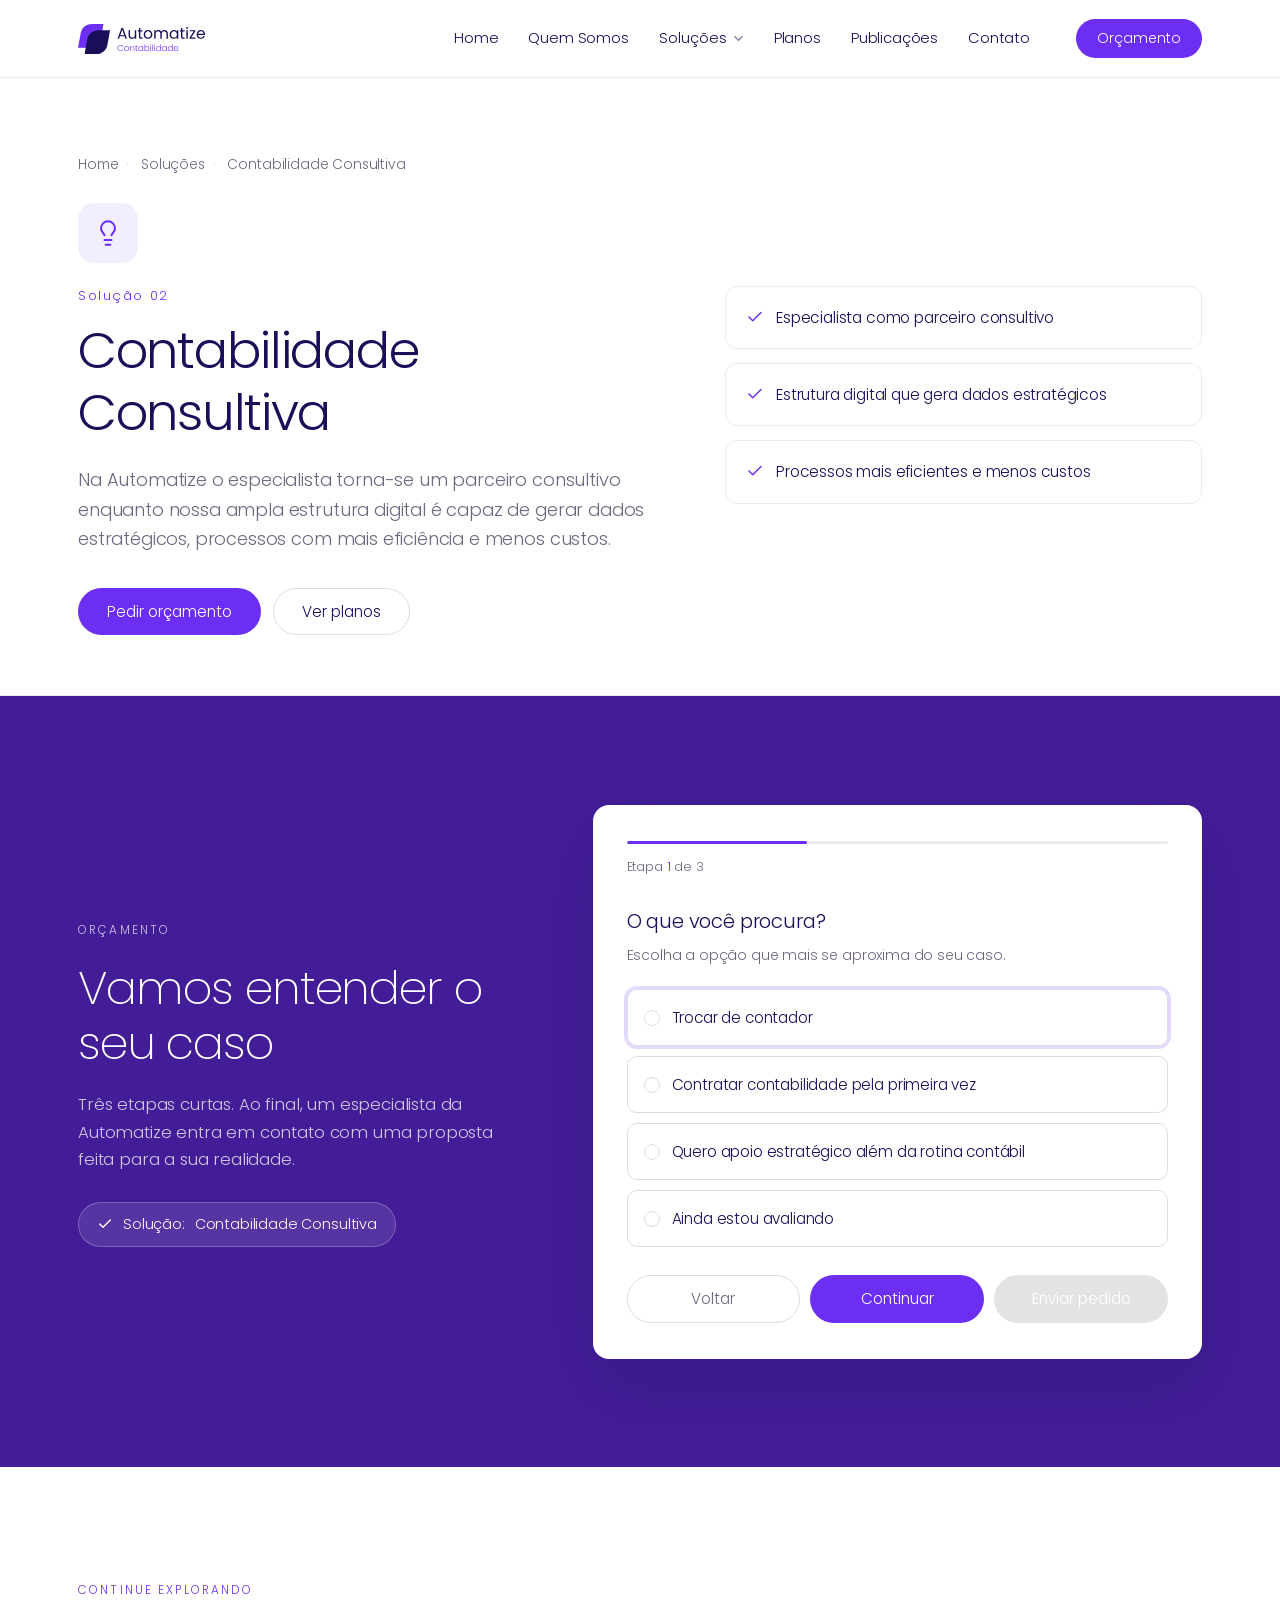
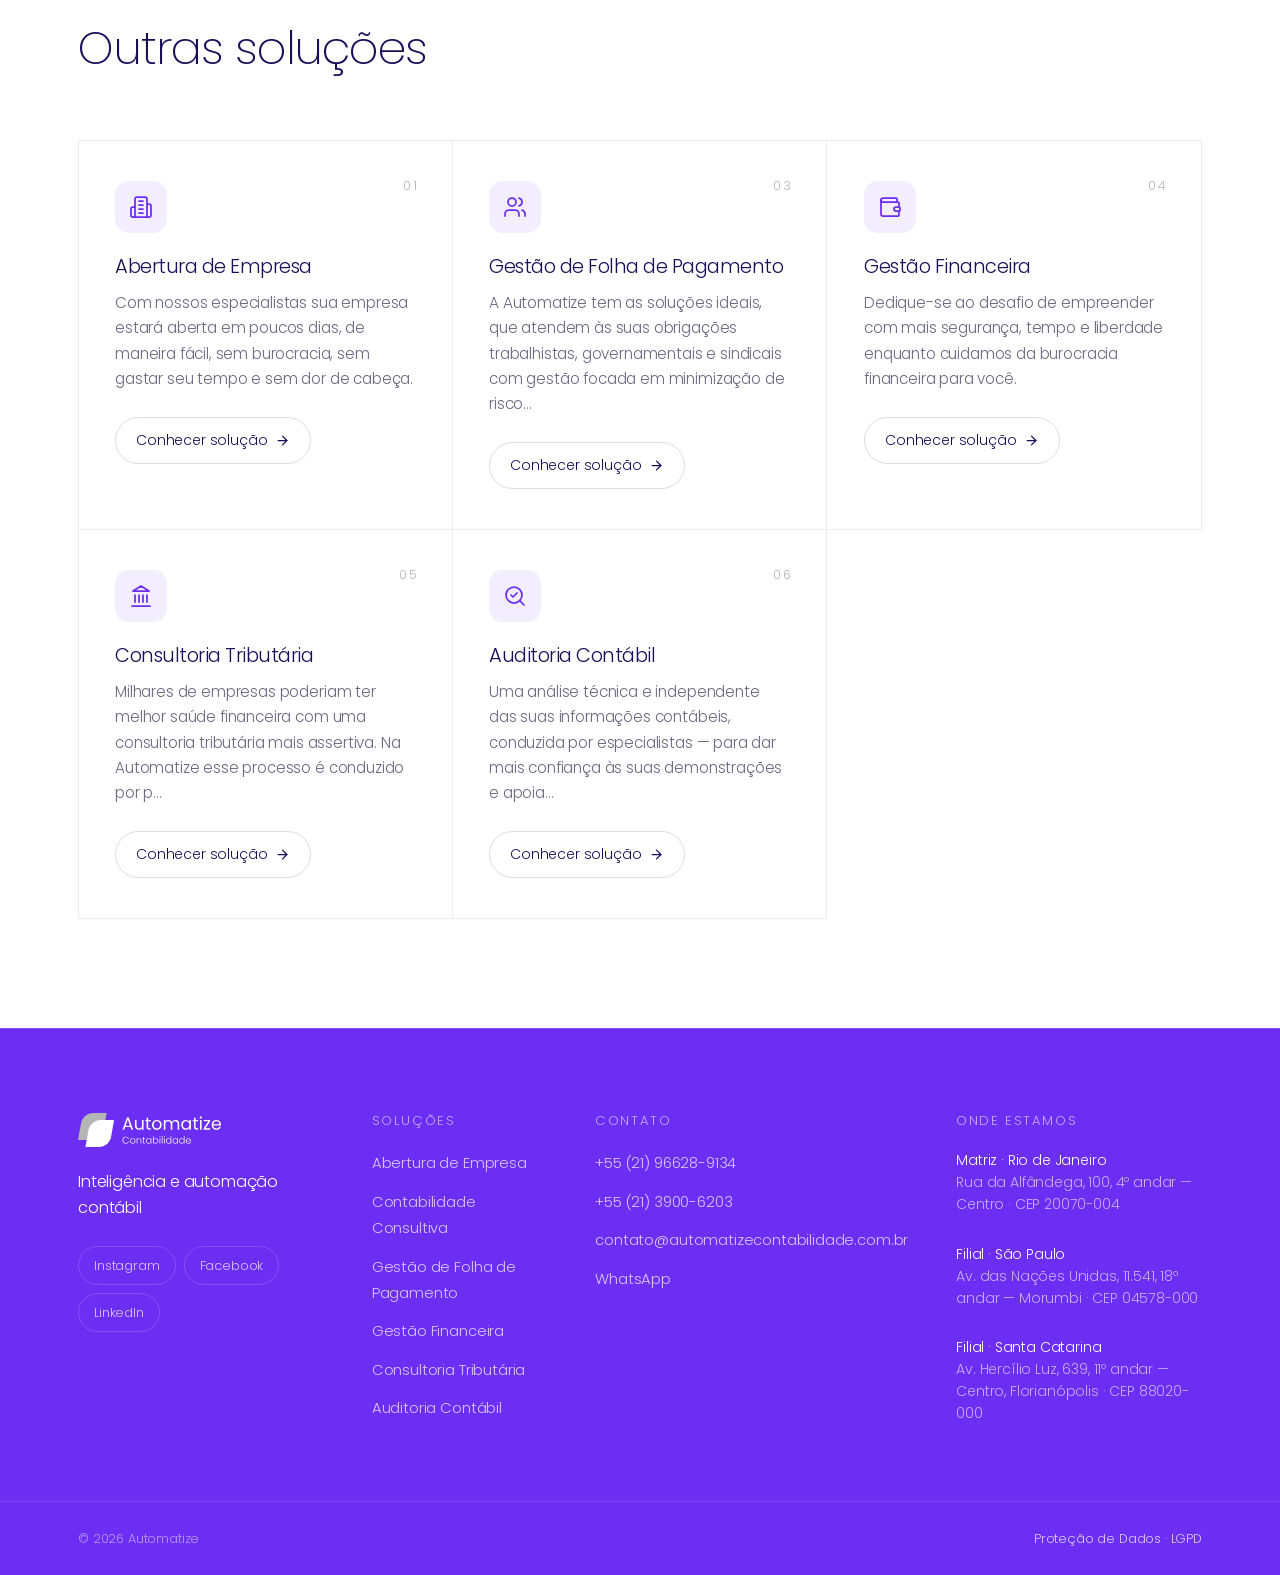
<file: solucoes/contabilidade-consultiva.html>
<!DOCTYPE html>
<html lang="pt-BR">
<head>
  <meta charset="UTF-8" />
  <meta name="viewport" content="width=device-width, initial-scale=1.0" />
  <title>Contabilidade Consultiva — Automatize Contabilidade</title>
  <meta name="description" content="Contabilidade consultiva da Automatize: um parceiro estratégico, com estrutura digital e dados para decidir melhor." />

  <link rel="preconnect" href="https://fonts.googleapis.com" />
  <link rel="preconnect" href="https://fonts.gstatic.com" crossorigin />
  <link href="https://fonts.googleapis.com/css2?family=Poppins:wght@200;300&display=swap" rel="stylesheet" />

  <link rel="icon" type="image/svg+xml" href="../assets/logo-cont-01.svg" />
  <link rel="stylesheet" href="../styles/main.css" />
</head>
<body>

  <header class="header">
    <div class="container header__inner">
      <a href="../index.html" class="header__brand" aria-label="Automatize Contabilidade — início">
        <img src="../assets/logo-cont-01.svg" alt="Automatize Contabilidade" class="header__logo" />
      </a>

      <nav class="nav" id="primary-nav" aria-label="Navegação principal">
        <ul class="nav__list">
          <li><a href="../index.html" class="nav__link">Home</a></li>
          <li><a href="../index.html#quem-somos" class="nav__link">Quem Somos</a></li>
          <li class="nav__item nav__item--has-menu">
            <button class="nav__link nav__trigger" aria-expanded="false" aria-controls="menu-solucoes">
              Soluções
              <svg class="nav__caret" width="11" height="11" viewBox="0 0 12 12" aria-hidden="true"><path d="M2 4l4 4 4-4" fill="none" stroke="currentColor" stroke-width="1.4" stroke-linecap="round" stroke-linejoin="round"/></svg>
            </button>

            <div class="mega" id="menu-solucoes">
              <div class="mega__inner">
                <div class="mega__rail" role="tablist" aria-label="Categorias">
                  <p class="mega__rail-title">Categorias</p>
                  <button type="button" class="mega__cat is-active" role="tab" aria-selected="true" data-cat="solucoes">
                    <span class="mega__cat-ico"><svg viewBox="0 0 24 24" fill="none" stroke="currentColor" stroke-width="1.9" stroke-linecap="round" stroke-linejoin="round" aria-hidden="true"><rect width="7" height="7" x="3" y="3" rx="1"/><rect width="7" height="7" x="14" y="3" rx="1"/><rect width="7" height="7" x="14" y="14" rx="1"/><rect width="7" height="7" x="3" y="14" rx="1"/></svg></span>
                    <span><b>Por solução</b><small>O que fazemos por você.</small></span>
                  </button>
                  <button type="button" class="mega__cat" role="tab" aria-selected="false" data-cat="segmentos">
                    <span class="mega__cat-ico"><svg viewBox="0 0 24 24" fill="none" stroke="currentColor" stroke-width="1.9" stroke-linecap="round" stroke-linejoin="round" aria-hidden="true"><path d="M16 21v-2a4 4 0 0 0-4-4H6a4 4 0 0 0-4 4v2"/><circle cx="9" cy="7" r="4"/><path d="M22 21v-2a4 4 0 0 0-3-3.87"/><path d="M16 3.13a4 4 0 0 1 0 7.75"/></svg></span>
                    <span><b>Por segmento</b><small>Quem atendemos.</small></span>
                  </button>
                  <button type="button" class="mega__cat" role="tab" aria-selected="false" data-cat="planos">
                    <span class="mega__cat-ico"><svg viewBox="0 0 24 24" fill="none" stroke="currentColor" stroke-width="1.9" stroke-linecap="round" stroke-linejoin="round" aria-hidden="true"><rect width="20" height="14" x="2" y="5" rx="2"/><line x1="2" x2="22" y1="10" y2="10"/></svg></span>
                    <span><b>Planos e preços</b><small>Conforme o seu faturamento.</small></span>
                  </button>
                </div>

                <div class="mega__panels">
                  <div class="mega__panel is-active" data-panel="solucoes" role="tabpanel">
                    <div class="mega__cols">

              <div class="mega__col">
                <p class="mega__col-title">Rotina e conformidade</p>
                <a class="mega__link" href="contabilidade-consultiva.html">
                  <span class="mega__link-ico"><svg viewBox="0 0 24 24" fill="none" stroke="currentColor" stroke-width="1.75" stroke-linecap="round" stroke-linejoin="round" aria-hidden="true"><path d="M15 14c.2-1 .7-1.7 1.5-2.5 1-.9 1.5-2.2 1.5-3.5A6 6 0 0 0 6 8c0 1 .2 2.2 1.5 3.5.7.7 1.3 1.5 1.5 2.5"/><path d="M9 18h6"/><path d="M10 22h4"/></svg></span>
                  <span><b>Contabilidade Consultiva</b><small>Um parceiro estratégico, com dados e eficiência.</small></span>
                </a>
                <a class="mega__link" href="gestao-de-folha-de-pagamento.html">
                  <span class="mega__link-ico"><svg viewBox="0 0 24 24" fill="none" stroke="currentColor" stroke-width="1.75" stroke-linecap="round" stroke-linejoin="round" aria-hidden="true"><path d="M16 21v-2a4 4 0 0 0-4-4H6a4 4 0 0 0-4 4v2"/><circle cx="9" cy="7" r="4"/><path d="M22 21v-2a4 4 0 0 0-3-3.87"/><path d="M16 3.13a4 4 0 0 1 0 7.75"/></svg></span>
                  <span><b>Gestão de Folha de Pagamento</b><small>Obrigações trabalhistas com risco minimizado.</small></span>
                </a>
                <a class="mega__link" href="gestao-financeira.html">
                  <span class="mega__link-ico"><svg viewBox="0 0 24 24" fill="none" stroke="currentColor" stroke-width="1.75" stroke-linecap="round" stroke-linejoin="round" aria-hidden="true"><path d="M19 7V4a1 1 0 0 0-1-1H5a2 2 0 0 0 0 4h15a1 1 0 0 1 1 1v4h-3a2 2 0 0 0 0 4h3a1 1 0 0 0 1-1v-2a1 1 0 0 0-1-1"/><path d="M3 5v14a2 2 0 0 0 2 2h15a1 1 0 0 0 1-1v-4"/></svg></span>
                  <span><b>Gestão Financeira</b><small>Menos burocracia, mais tempo para empreender.</small></span>
                </a>
              </div>

              <div class="mega__col">
                <p class="mega__col-title">Abertura e estratégia</p>
                <a class="mega__link" href="abertura-de-empresa.html">
                  <span class="mega__link-ico"><svg viewBox="0 0 24 24" fill="none" stroke="currentColor" stroke-width="1.75" stroke-linecap="round" stroke-linejoin="round" aria-hidden="true"><path d="M6 22V4a2 2 0 0 1 2-2h8a2 2 0 0 1 2 2v18Z"/><path d="M6 12H4a2 2 0 0 0-2 2v6a2 2 0 0 0 2 2h2"/><path d="M18 9h2a2 2 0 0 1 2 2v9a2 2 0 0 1-2 2h-2"/><path d="M10 6h4"/><path d="M10 10h4"/><path d="M10 14h4"/><path d="M10 18h4"/></svg></span>
                  <span><b>Abertura de Empresa</b><small>Seu CNPJ em poucos dias, sem burocracia.</small></span>
                </a>
                <a class="mega__link" href="consultoria-tributaria.html">
                  <span class="mega__link-ico"><svg viewBox="0 0 24 24" fill="none" stroke="currentColor" stroke-width="1.75" stroke-linecap="round" stroke-linejoin="round" aria-hidden="true"><line x1="3" x2="21" y1="22" y2="22"/><line x1="6" x2="6" y1="18" y2="11"/><line x1="10" x2="10" y1="18" y2="11"/><line x1="14" x2="14" y1="18" y2="11"/><line x1="18" x2="18" y1="18" y2="11"/><polygon points="12 2 20 7 4 7"/></svg></span>
                  <span><b>Consultoria Tributária</b><small>Análise assertiva e atenta à legislação.</small></span>
                </a>
                <a class="mega__link" href="auditoria-contabil.html">
                  <span class="mega__link-ico"><svg viewBox="0 0 24 24" fill="none" stroke="currentColor" stroke-width="1.75" stroke-linecap="round" stroke-linejoin="round" aria-hidden="true"><path d="m8 11 2 2 4-4"/><circle cx="11" cy="11" r="8"/><path d="m21 21-4.3-4.3"/></svg></span>
                  <span><b>Auditoria Contábil</b><small>Revisão técnica das suas demonstrações.</small></span>
                </a>
              </div>
                    </div>
                    <div class="mega__foot">
                      <a class="mega__cta" href="../index.html#solucoes">Ver todas as soluções <svg viewBox="0 0 24 24" fill="none" stroke="currentColor" stroke-width="1.9" stroke-linecap="round" stroke-linejoin="round" aria-hidden="true"><path d="M5 12h14"/><path d="m12 5 7 7-7 7"/></svg></a>
                      <a class="mega__cta" href="../index.html#contato">Falar com um especialista <svg viewBox="0 0 24 24" fill="none" stroke="currentColor" stroke-width="1.9" stroke-linecap="round" stroke-linejoin="round" aria-hidden="true"><path d="M5 12h14"/><path d="m12 5 7 7-7 7"/></svg></a>
                    </div>
                  </div>

                  <div class="mega__panel" data-panel="segmentos" role="tabpanel">
                    <div class="mega__chips">
                      <a class="mega__chip" href="../index.html#conta-pj">Médico</a>
                      <a class="mega__chip" href="../index.html#conta-pj">Dentista</a>
                      <a class="mega__chip" href="../index.html#conta-pj">Arquiteto</a>
                      <a class="mega__chip" href="../index.html#conta-pj">Advogado</a>
                      <a class="mega__chip" href="../index.html#conta-pj">Psicólogo</a>
                      <a class="mega__chip" href="../index.html#conta-pj">Publicitário</a>
                      <a class="mega__chip" href="../index.html#conta-pj">Técnico</a>
                      <a class="mega__chip" href="../index.html#conta-pj">Consultor</a>
                      <a class="mega__chip" href="../index.html#conta-pj">Representante comercial</a>
                      <a class="mega__chip" href="../index.html#conta-pj">Lojista</a>
                      <a class="mega__chip" href="../index.html#conta-pj">Varejista</a>
                      <a class="mega__chip" href="../index.html#conta-pj">Infoprodutor</a>
                    </div>
                    <div class="mega__foot">
                      <a class="mega__cta" href="../index.html#contato">Não encontrou o seu segmento? Fale conosco <svg viewBox="0 0 24 24" fill="none" stroke="currentColor" stroke-width="1.9" stroke-linecap="round" stroke-linejoin="round" aria-hidden="true"><path d="M5 12h14"/><path d="m12 5 7 7-7 7"/></svg></a>
                    </div>
                  </div>

                  <div class="mega__panel" data-panel="planos" role="tabpanel">
                    <div class="mega__plans">
                      <a class="mega__plan" href="../planos.html">
                        <b>Plano Básico</b><i>R$ 249<small style="display:inline;color:var(--ink-soft);font-size:.75rem">/mês</small></i>
                        <small>Faturamento até R$ 25.000/mês</small>
                      </a>
                      <a class="mega__plan" href="../planos.html">
                        <b>Plano Intermediário</b><i>R$ 389<small style="display:inline;color:var(--ink-soft);font-size:.75rem">/mês</small></i>
                        <small>Faturamento até R$ 50.000/mês</small>
                      </a>
                      <a class="mega__plan" href="../planos.html">
                        <b>Plano Avançado</b><i>R$ 869<small style="display:inline;color:var(--ink-soft);font-size:.75rem">/mês</small></i>
                        <small>Faturamento até R$ 150.000/mês</small>
                      </a>
                    </div>
                    <div class="mega__foot">
                      <a class="mega__cta" href="../planos.html">Ver todos os planos <svg viewBox="0 0 24 24" fill="none" stroke="currentColor" stroke-width="1.9" stroke-linecap="round" stroke-linejoin="round" aria-hidden="true"><path d="M5 12h14"/><path d="m12 5 7 7-7 7"/></svg></a>
                      <a class="mega__cta" href="../index.html#calculadora">Simular a minha receita <svg viewBox="0 0 24 24" fill="none" stroke="currentColor" stroke-width="1.9" stroke-linecap="round" stroke-linejoin="round" aria-hidden="true"><path d="M5 12h14"/><path d="m12 5 7 7-7 7"/></svg></a>
                    </div>
                  </div>
                </div>
              </div>
            </div>
          </li>
          <li><a href="../planos.html" class="nav__link">Planos</a></li>
          <li><a href="../index.html#publicacoes" class="nav__link">Publicações</a></li>
          <li><a href="../index.html#contato" class="nav__link">Contato</a></li>
        </ul>
      </nav>

      <div class="header__actions">
        <a href="#orcamento" class="btn btn--primary btn--sm">Orçamento</a>
        <button class="nav__toggle" id="nav-toggle" aria-label="Abrir menu" aria-expanded="false" aria-controls="primary-nav">
          <span></span><span></span><span></span>
        </button>
      </div>
    </div>
  </header>

  <main>
    <!-- ===================== HERO DA SOLUÇÃO ===================== -->
    <section class="sol-hero">
      <div class="container sol-hero__inner">
        <div>
          <nav class="breadcrumb" aria-label="Trilha">
            <a href="../index.html">Home</a><span>·</span>
            <a href="../index.html#solucoes">Soluções</a><span>·</span>
            Contabilidade Consultiva
          </nav>
          <span class="sol-hero__ico"><svg viewBox="0 0 24 24" fill="none" stroke="currentColor" stroke-width="1.75" stroke-linecap="round" stroke-linejoin="round" aria-hidden="true"><path d="M15 14c.2-1 .7-1.7 1.5-2.5 1-.9 1.5-2.2 1.5-3.5A6 6 0 0 0 6 8c0 1 .2 2.2 1.5 3.5.7.7 1.3 1.5 1.5 2.5"/><path d="M9 18h6"/><path d="M10 22h4"/></svg></span>
          <span class="sol-hero__num">Solução 02</span>
          <h1 class="sol-hero__title">Contabilidade Consultiva</h1>
          <p class="sol-hero__lead">Na Automatize o especialista torna-se um parceiro consultivo enquanto nossa ampla estrutura digital é capaz de gerar dados estratégicos, processos com mais eficiência e menos custos.</p>
          <div class="sol-hero__actions">
            <a href="#orcamento" class="btn btn--primary">Pedir orçamento</a>
            <a href="../planos.html" class="btn btn--outline">Ver planos</a>
          </div>
        </div>

        <ul class="sol-hero__list">
          <li><svg viewBox="0 0 24 24" fill="none" stroke="currentColor" stroke-width="2" stroke-linecap="round" stroke-linejoin="round" aria-hidden="true"><path d="M20 6 9 17l-5-5"/></svg> Especialista como parceiro consultivo</li>
          <li><svg viewBox="0 0 24 24" fill="none" stroke="currentColor" stroke-width="2" stroke-linecap="round" stroke-linejoin="round" aria-hidden="true"><path d="M20 6 9 17l-5-5"/></svg> Estrutura digital que gera dados estratégicos</li>
          <li><svg viewBox="0 0 24 24" fill="none" stroke="currentColor" stroke-width="2" stroke-linecap="round" stroke-linejoin="round" aria-hidden="true"><path d="M20 6 9 17l-5-5"/></svg> Processos mais eficientes e menos custos</li>
        </ul>
      </div>
    </section>

    <!-- ===================== WIZARD ===================== -->
    <section class="wizard section" id="orcamento">
      <div class="container wizard__inner">
        <div class="wizard__copy">
          <span class="eyebrow eyebrow--light">Orçamento</span>
          <h2 class="section__title section__title--light">Vamos entender o seu caso</h2>
          <p class="wizard__text">
            Três etapas curtas. Ao final, um especialista da Automatize entra em contato
            com uma proposta feita para a sua realidade.
          </p>
          <span class="wizard__chip">
            <svg viewBox="0 0 24 24" fill="none" stroke="currentColor" stroke-width="2" stroke-linecap="round" stroke-linejoin="round" aria-hidden="true"><path d="M20 6 9 17l-5-5"/></svg>
            Solução: <strong>Contabilidade Consultiva</strong>
          </span>
        </div>

        <div class="wizard__card">
          <form id="wizard" data-solution="Contabilidade Consultiva" novalidate>
            <div class="wizard__progress">
              <div class="wizard__bar"><span></span></div>
              <span class="wizard__count">Etapa <b data-wizard="current">1</b> de <span data-wizard="total">3</span></span>
            </div>

            <!-- Etapa 1 — específica da solução -->
            <fieldset class="wizard__step is-active" data-step="1">
              <legend class="wizard__legend">O que você procura?</legend>
              <p class="wizard__hint">Escolha a opção que mais se aproxima do seu caso.</p>
              <div class="opts">
              <label class="opt"><input type="radio" name="necessidade" value="Trocar de contador" required /><span>Trocar de contador</span></label>
              <label class="opt"><input type="radio" name="necessidade" value="Contratar contabilidade pela primeira vez" /><span>Contratar contabilidade pela primeira vez</span></label>
              <label class="opt"><input type="radio" name="necessidade" value="Quero apoio estratégico além da rotina contábil" /><span>Quero apoio estratégico além da rotina contábil</span></label>
              <label class="opt"><input type="radio" name="necessidade" value="Ainda estou avaliando" /><span>Ainda estou avaliando</span></label>
              </div>
            </fieldset>

            <!-- Etapa 2 — momento e porte -->
            <fieldset class="wizard__step" data-step="2">
              <legend class="wizard__legend">Sobre a sua empresa</legend>
              <p class="wizard__hint">Isso nos ajuda a dimensionar a proposta.</p>
              <div class="opts">
                <label class="opt"><input type="radio" name="momento" value="Ainda não tenho CNPJ" required /><span>Ainda não tenho CNPJ</span></label>
                <label class="opt"><input type="radio" name="momento" value="Já tenho CNPJ" /><span>Já tenho CNPJ</span></label>
              </div>
              <label class="field" style="margin-top:18px">
                <span class="field__label">Faturamento mensal</span>
                <select name="faturamento" required>
                  <option value="" disabled selected>Selecione uma opção</option>
                  <option>Ainda não faturo</option>
                  <option>Até R$ 25.000</option>
                  <option>De R$ 25.000 a R$ 50.000</option>
                  <option>De R$ 50.000 a R$ 150.000</option>
                  <option>Acima de R$ 150.000</option>
                </select>
              </label>
            </fieldset>

            <!-- Etapa 3 — dados de contato -->
            <fieldset class="wizard__step" data-step="3">
              <legend class="wizard__legend">Seus dados</legend>
              <p class="wizard__hint">Só para conseguirmos retornar com a proposta.</p>
              <label class="field">
                <span class="field__label">Nome completo</span>
                <input type="text" name="nome" required placeholder="Seu nome" autocomplete="name" />
              </label>
              <div class="field-row">
                <label class="field">
                  <span class="field__label">E-mail</span>
                  <input type="email" name="email" required placeholder="voce@empresa.com" autocomplete="email" />
                </label>
                <label class="field">
                  <span class="field__label">WhatsApp</span>
                  <input type="tel" name="telefone" required placeholder="(21) 99999-9999" autocomplete="tel" />
                </label>
              </div>
              <label class="checkbox">
                <input type="checkbox" name="aceite" required />
                <span>Li e aceito a Política de Privacidade.</span>
              </label>
            </fieldset>

            <!-- Resumo final -->
            <div class="wizard__done" hidden>
              <div class="wizard__done-ico">
                <svg viewBox="0 0 24 24" fill="none" stroke="currentColor" stroke-width="2" stroke-linecap="round" stroke-linejoin="round" aria-hidden="true"><path d="M20 6 9 17l-5-5"/></svg>
              </div>
              <h3>Pedido enviado!</h3>
              <p>Um especialista da Automatize entra em contato em breve. Veja o que recebemos:</p>
              <dl class="wizard__summary"></dl>
            </div>

            <div class="wizard__actions">
              <button type="button" class="btn btn--ghost" data-wizard="back" hidden>Voltar</button>
              <button type="button" class="btn btn--primary" data-wizard="next">Continuar</button>
              <button type="submit" class="btn btn--primary" data-wizard="send" hidden>Enviar pedido</button>
            </div>
          </form>
        </div>
      </div>
    </section>

    <!-- ===================== OUTRAS SOLUÇÕES ===================== -->
    <section class="solutions section">
      <div class="container">
        <header class="section__head">
          <span class="eyebrow">Continue explorando</span>
          <h2 class="section__title">Outras soluções</h2>
        </header>
        <div class="solutions__grid">
          <article class="solution-card">
            <span class="solution-card__ico"><svg viewBox="0 0 24 24" fill="none" stroke="currentColor" stroke-width="1.75" stroke-linecap="round" stroke-linejoin="round" aria-hidden="true"><path d="M6 22V4a2 2 0 0 1 2-2h8a2 2 0 0 1 2 2v18Z"/><path d="M6 12H4a2 2 0 0 0-2 2v6a2 2 0 0 0 2 2h2"/><path d="M18 9h2a2 2 0 0 1 2 2v9a2 2 0 0 1-2 2h-2"/><path d="M10 6h4"/><path d="M10 10h4"/><path d="M10 14h4"/><path d="M10 18h4"/></svg></span>
            <span class="solution-card__num">01</span>
            <h3>Abertura de Empresa</h3>
            <p>Com nossos especialistas sua empresa estará aberta em poucos dias, de maneira fácil, sem burocracia, sem gastar seu tempo e sem dor de cabeça.</p>
            <a href="abertura-de-empresa.html" class="solution-card__btn">Conhecer solução <svg viewBox="0 0 24 24" fill="none" stroke="currentColor" stroke-width="2" stroke-linecap="round" stroke-linejoin="round" aria-hidden="true"><path d="M5 12h14"/><path d="m12 5 7 7-7 7"/></svg></a>
          </article>
          <article class="solution-card">
            <span class="solution-card__ico"><svg viewBox="0 0 24 24" fill="none" stroke="currentColor" stroke-width="1.75" stroke-linecap="round" stroke-linejoin="round" aria-hidden="true"><path d="M16 21v-2a4 4 0 0 0-4-4H6a4 4 0 0 0-4 4v2"/><circle cx="9" cy="7" r="4"/><path d="M22 21v-2a4 4 0 0 0-3-3.87"/><path d="M16 3.13a4 4 0 0 1 0 7.75"/></svg></span>
            <span class="solution-card__num">03</span>
            <h3>Gestão de Folha de Pagamento</h3>
            <p>A Automatize tem as soluções ideais, que atendem às suas obrigações trabalhistas, governamentais e sindicais com gestão focada em minimização de risco…</p>
            <a href="gestao-de-folha-de-pagamento.html" class="solution-card__btn">Conhecer solução <svg viewBox="0 0 24 24" fill="none" stroke="currentColor" stroke-width="2" stroke-linecap="round" stroke-linejoin="round" aria-hidden="true"><path d="M5 12h14"/><path d="m12 5 7 7-7 7"/></svg></a>
          </article>
          <article class="solution-card">
            <span class="solution-card__ico"><svg viewBox="0 0 24 24" fill="none" stroke="currentColor" stroke-width="1.75" stroke-linecap="round" stroke-linejoin="round" aria-hidden="true"><path d="M19 7V4a1 1 0 0 0-1-1H5a2 2 0 0 0 0 4h15a1 1 0 0 1 1 1v4h-3a2 2 0 0 0 0 4h3a1 1 0 0 0 1-1v-2a1 1 0 0 0-1-1"/><path d="M3 5v14a2 2 0 0 0 2 2h15a1 1 0 0 0 1-1v-4"/></svg></span>
            <span class="solution-card__num">04</span>
            <h3>Gestão Financeira</h3>
            <p>Dedique-se ao desafio de empreender com mais segurança, tempo e liberdade enquanto cuidamos da burocracia financeira para você.</p>
            <a href="gestao-financeira.html" class="solution-card__btn">Conhecer solução <svg viewBox="0 0 24 24" fill="none" stroke="currentColor" stroke-width="2" stroke-linecap="round" stroke-linejoin="round" aria-hidden="true"><path d="M5 12h14"/><path d="m12 5 7 7-7 7"/></svg></a>
          </article>
          <article class="solution-card">
            <span class="solution-card__ico"><svg viewBox="0 0 24 24" fill="none" stroke="currentColor" stroke-width="1.75" stroke-linecap="round" stroke-linejoin="round" aria-hidden="true"><line x1="3" x2="21" y1="22" y2="22"/><line x1="6" x2="6" y1="18" y2="11"/><line x1="10" x2="10" y1="18" y2="11"/><line x1="14" x2="14" y1="18" y2="11"/><line x1="18" x2="18" y1="18" y2="11"/><polygon points="12 2 20 7 4 7"/></svg></span>
            <span class="solution-card__num">05</span>
            <h3>Consultoria Tributária</h3>
            <p>Milhares de empresas poderiam ter melhor saúde financeira com uma consultoria tributária mais assertiva. Na Automatize esse processo é conduzido por p…</p>
            <a href="consultoria-tributaria.html" class="solution-card__btn">Conhecer solução <svg viewBox="0 0 24 24" fill="none" stroke="currentColor" stroke-width="2" stroke-linecap="round" stroke-linejoin="round" aria-hidden="true"><path d="M5 12h14"/><path d="m12 5 7 7-7 7"/></svg></a>
          </article>
          <article class="solution-card">
            <span class="solution-card__ico"><svg viewBox="0 0 24 24" fill="none" stroke="currentColor" stroke-width="1.75" stroke-linecap="round" stroke-linejoin="round" aria-hidden="true"><path d="m8 11 2 2 4-4"/><circle cx="11" cy="11" r="8"/><path d="m21 21-4.3-4.3"/></svg></span>
            <span class="solution-card__num">06</span>
            <h3>Auditoria Contábil</h3>
            <p>Uma análise técnica e independente das suas informações contábeis, conduzida por especialistas — para dar mais confiança às suas demonstrações e apoia…</p>
            <a href="auditoria-contabil.html" class="solution-card__btn">Conhecer solução <svg viewBox="0 0 24 24" fill="none" stroke="currentColor" stroke-width="2" stroke-linecap="round" stroke-linejoin="round" aria-hidden="true"><path d="M5 12h14"/><path d="m12 5 7 7-7 7"/></svg></a>
          </article>
        </div>
      </div>
    </section>
  </main>

  <footer class="footer">
    <div class="container footer__inner">
      <div class="footer__brand">
        <img src="../assets/logo-cont-03.svg" alt="Automatize Contabilidade" class="footer__logo" />
        <p class="footer__slogan">Inteligência e automação contábil</p>
        <div class="footer__social">
          <a href="https://instagram.com/automatize_contabilidade">Instagram</a>
          <a href="https://facebook.com/contabilidadeautomatize">Facebook</a>
          <a href="https://www.linkedin.com/company/automatize-assessoria">LinkedIn</a>
        </div>
      </div>
      <div class="footer__col">
        <h4>Soluções</h4>
        <ul>
          <li><a href="abertura-de-empresa.html">Abertura de Empresa</a></li>
          <li><a href="contabilidade-consultiva.html">Contabilidade Consultiva</a></li>
          <li><a href="gestao-de-folha-de-pagamento.html">Gestão de Folha de Pagamento</a></li>
          <li><a href="gestao-financeira.html">Gestão Financeira</a></li>
          <li><a href="consultoria-tributaria.html">Consultoria Tributária</a></li>
          <li><a href="auditoria-contabil.html">Auditoria Contábil</a></li>
        </ul>
      </div>
      <div class="footer__col">
        <h4>Contato</h4>
        <ul class="footer__contact">
          <li><a href="tel:+5521966289134">+55 (21) 96628-9134</a></li>
          <li><a href="tel:+552139006203">+55 (21) 3900-6203</a></li>
          <li><a href="mailto:contato@automatizecontabilidade.com.br">contato@automatizecontabilidade.com.br</a></li>
          <li><a href="https://wa.me/5521966289134">WhatsApp</a></li>
        </ul>
      </div>
      <div class="footer__col footer__col--wide">
        <h4>Onde estamos</h4>
        <ul class="footer__address">
          <li><strong>Matriz · Rio de Janeiro</strong><br />Rua da Alfândega, 100, 4º andar — Centro · CEP 20070-004</li>
          <li><strong>Filial · São Paulo</strong><br />Av. das Nações Unidas, 11.541, 18º andar — Morumbi · CEP 04578-000</li>
          <li><strong>Filial · Santa Catarina</strong><br />Av. Hercílio Luz, 639, 11º andar — Centro, Florianópolis · CEP 88020-000</li>
        </ul>
      </div>
    </div>
    <div class="footer__bottom">
      <div class="container footer__bottom-inner">
        <span>© 2026 Automatize</span>
        <span class="footer__badge">Proteção de Dados · LGPD</span>
      </div>
    </div>
  </footer>

  <script src="../scripts/main.js"></script>
  <script src="../scripts/wizard.js"></script>
</body>
</html>
</file>
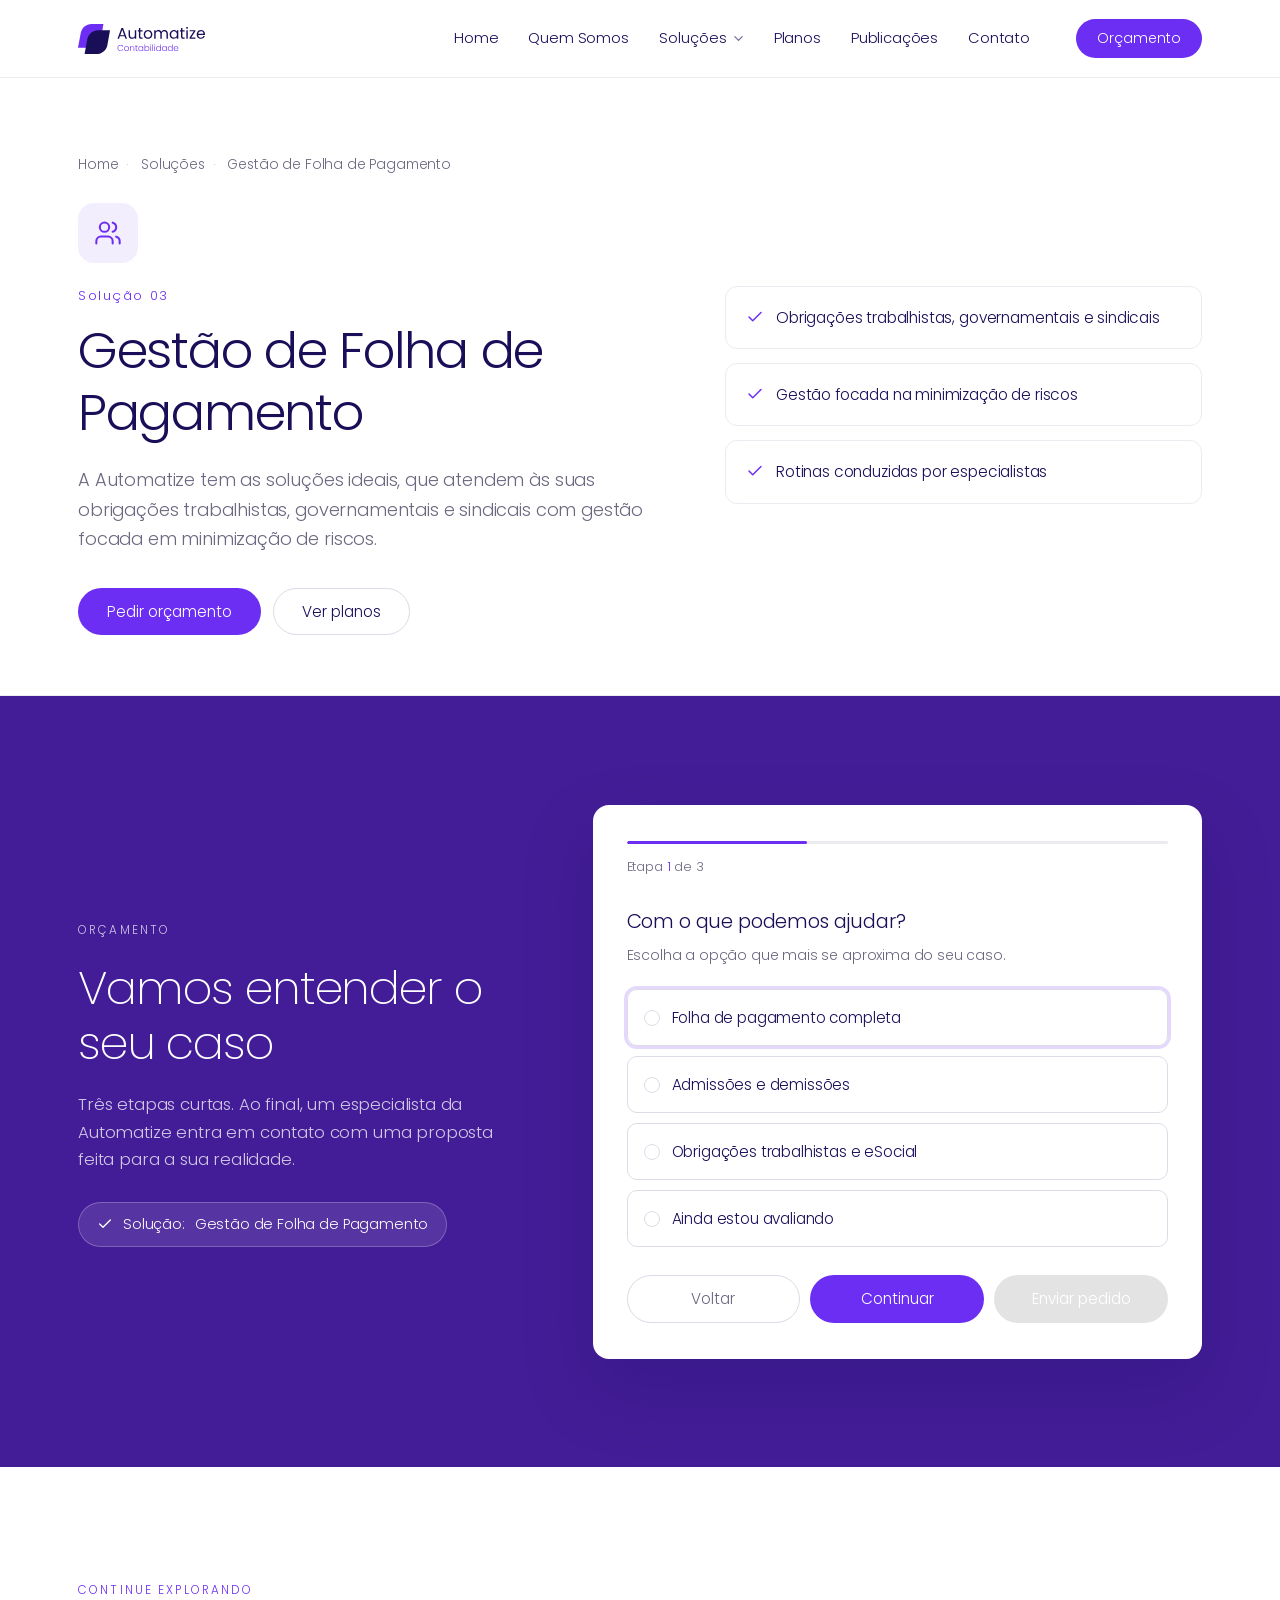
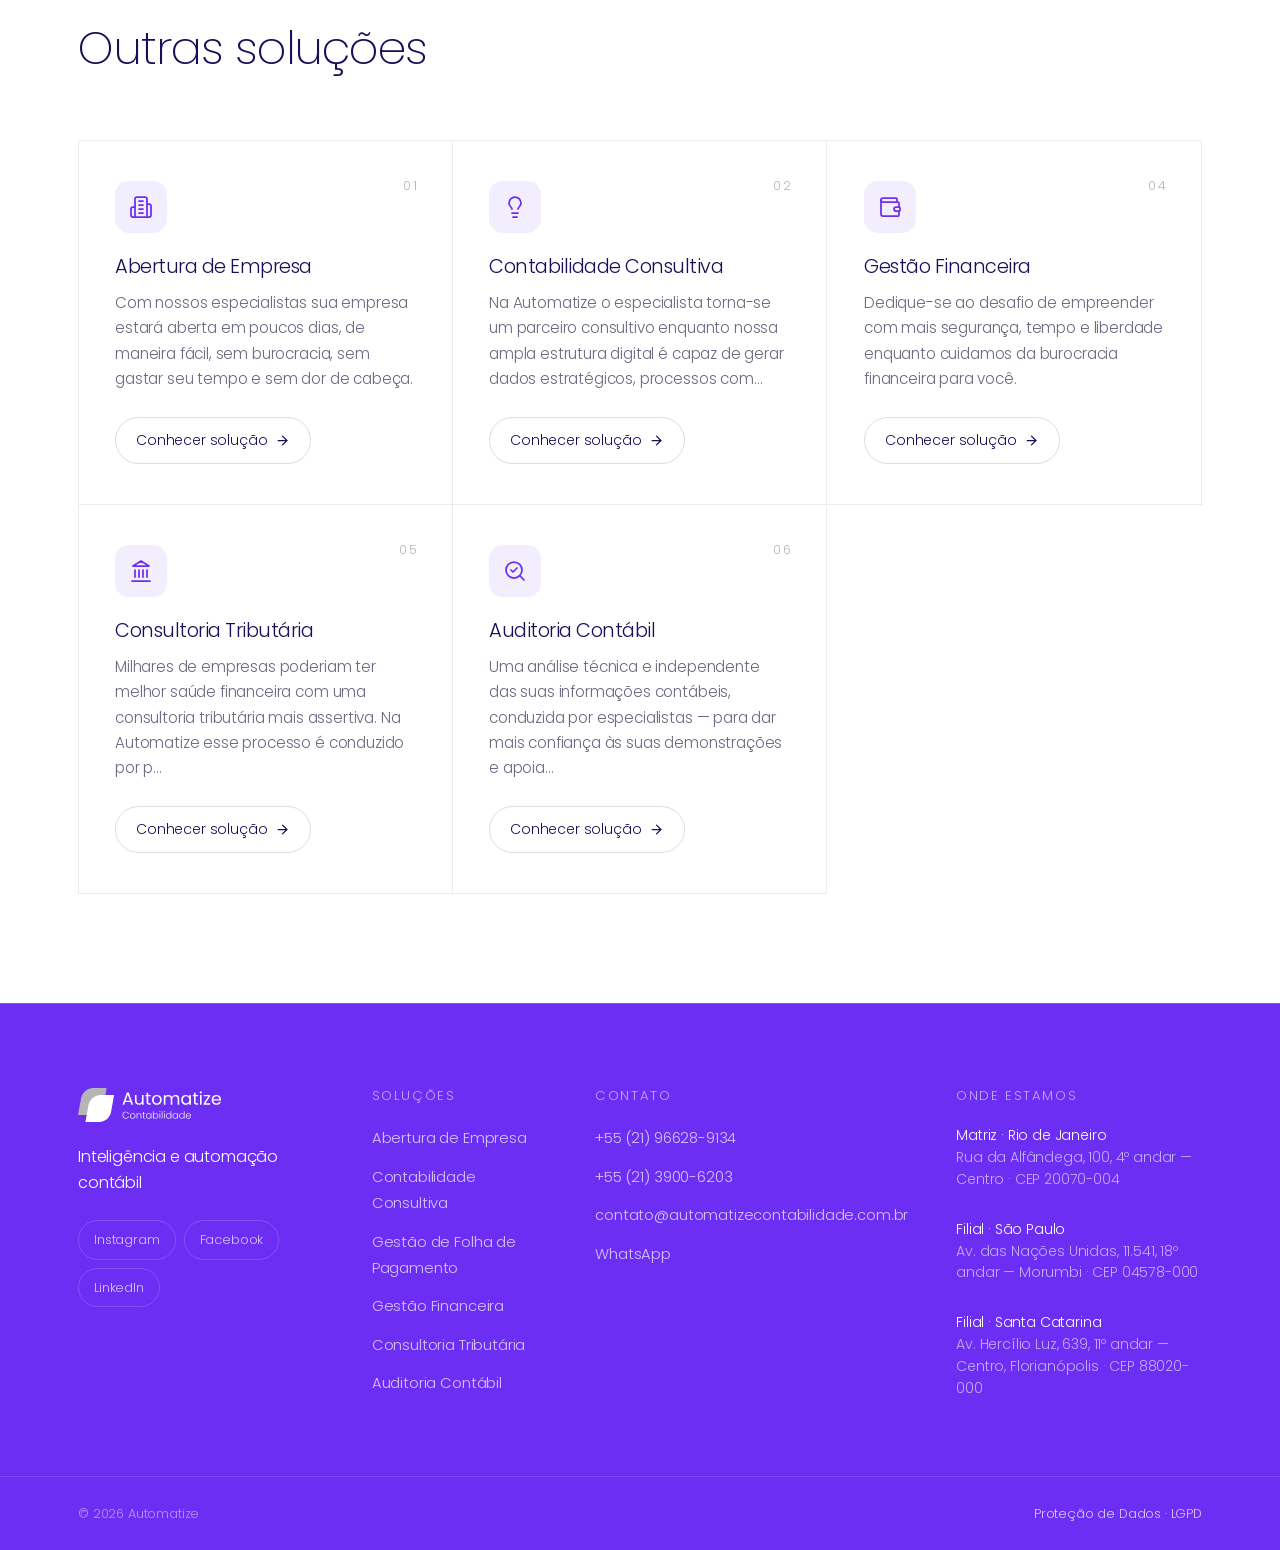
<file: solucoes/gestao-de-folha-de-pagamento.html>
<!DOCTYPE html>
<html lang="pt-BR">
<head>
  <meta charset="UTF-8" />
  <meta name="viewport" content="width=device-width, initial-scale=1.0" />
  <title>Gestão de Folha de Pagamento — Automatize Contabilidade</title>
  <meta name="description" content="Gestão de folha de pagamento com foco em minimizar riscos trabalhistas, governamentais e sindicais." />

  <link rel="preconnect" href="https://fonts.googleapis.com" />
  <link rel="preconnect" href="https://fonts.gstatic.com" crossorigin />
  <link href="https://fonts.googleapis.com/css2?family=Poppins:wght@200;300&display=swap" rel="stylesheet" />

  <link rel="icon" type="image/svg+xml" href="../assets/logo-cont-01.svg" />
  <link rel="stylesheet" href="../styles/main.css" />
</head>
<body>

  <header class="header">
    <div class="container header__inner">
      <a href="../index.html" class="header__brand" aria-label="Automatize Contabilidade — início">
        <img src="../assets/logo-cont-01.svg" alt="Automatize Contabilidade" class="header__logo" />
      </a>

      <nav class="nav" id="primary-nav" aria-label="Navegação principal">
        <ul class="nav__list">
          <li><a href="../index.html" class="nav__link">Home</a></li>
          <li><a href="../index.html#quem-somos" class="nav__link">Quem Somos</a></li>
          <li class="nav__item nav__item--has-menu">
            <button class="nav__link nav__trigger" aria-expanded="false" aria-controls="menu-solucoes">
              Soluções
              <svg class="nav__caret" width="11" height="11" viewBox="0 0 12 12" aria-hidden="true"><path d="M2 4l4 4 4-4" fill="none" stroke="currentColor" stroke-width="1.4" stroke-linecap="round" stroke-linejoin="round"/></svg>
            </button>

            <div class="mega" id="menu-solucoes">
              <div class="mega__inner">
                <div class="mega__rail" role="tablist" aria-label="Categorias">
                  <p class="mega__rail-title">Categorias</p>
                  <button type="button" class="mega__cat is-active" role="tab" aria-selected="true" data-cat="solucoes">
                    <span class="mega__cat-ico"><svg viewBox="0 0 24 24" fill="none" stroke="currentColor" stroke-width="1.9" stroke-linecap="round" stroke-linejoin="round" aria-hidden="true"><rect width="7" height="7" x="3" y="3" rx="1"/><rect width="7" height="7" x="14" y="3" rx="1"/><rect width="7" height="7" x="14" y="14" rx="1"/><rect width="7" height="7" x="3" y="14" rx="1"/></svg></span>
                    <span><b>Por solução</b><small>O que fazemos por você.</small></span>
                  </button>
                  <button type="button" class="mega__cat" role="tab" aria-selected="false" data-cat="segmentos">
                    <span class="mega__cat-ico"><svg viewBox="0 0 24 24" fill="none" stroke="currentColor" stroke-width="1.9" stroke-linecap="round" stroke-linejoin="round" aria-hidden="true"><path d="M16 21v-2a4 4 0 0 0-4-4H6a4 4 0 0 0-4 4v2"/><circle cx="9" cy="7" r="4"/><path d="M22 21v-2a4 4 0 0 0-3-3.87"/><path d="M16 3.13a4 4 0 0 1 0 7.75"/></svg></span>
                    <span><b>Por segmento</b><small>Quem atendemos.</small></span>
                  </button>
                  <button type="button" class="mega__cat" role="tab" aria-selected="false" data-cat="planos">
                    <span class="mega__cat-ico"><svg viewBox="0 0 24 24" fill="none" stroke="currentColor" stroke-width="1.9" stroke-linecap="round" stroke-linejoin="round" aria-hidden="true"><rect width="20" height="14" x="2" y="5" rx="2"/><line x1="2" x2="22" y1="10" y2="10"/></svg></span>
                    <span><b>Planos e preços</b><small>Conforme o seu faturamento.</small></span>
                  </button>
                </div>

                <div class="mega__panels">
                  <div class="mega__panel is-active" data-panel="solucoes" role="tabpanel">
                    <div class="mega__cols">

              <div class="mega__col">
                <p class="mega__col-title">Rotina e conformidade</p>
                <a class="mega__link" href="contabilidade-consultiva.html">
                  <span class="mega__link-ico"><svg viewBox="0 0 24 24" fill="none" stroke="currentColor" stroke-width="1.75" stroke-linecap="round" stroke-linejoin="round" aria-hidden="true"><path d="M15 14c.2-1 .7-1.7 1.5-2.5 1-.9 1.5-2.2 1.5-3.5A6 6 0 0 0 6 8c0 1 .2 2.2 1.5 3.5.7.7 1.3 1.5 1.5 2.5"/><path d="M9 18h6"/><path d="M10 22h4"/></svg></span>
                  <span><b>Contabilidade Consultiva</b><small>Um parceiro estratégico, com dados e eficiência.</small></span>
                </a>
                <a class="mega__link" href="gestao-de-folha-de-pagamento.html">
                  <span class="mega__link-ico"><svg viewBox="0 0 24 24" fill="none" stroke="currentColor" stroke-width="1.75" stroke-linecap="round" stroke-linejoin="round" aria-hidden="true"><path d="M16 21v-2a4 4 0 0 0-4-4H6a4 4 0 0 0-4 4v2"/><circle cx="9" cy="7" r="4"/><path d="M22 21v-2a4 4 0 0 0-3-3.87"/><path d="M16 3.13a4 4 0 0 1 0 7.75"/></svg></span>
                  <span><b>Gestão de Folha de Pagamento</b><small>Obrigações trabalhistas com risco minimizado.</small></span>
                </a>
                <a class="mega__link" href="gestao-financeira.html">
                  <span class="mega__link-ico"><svg viewBox="0 0 24 24" fill="none" stroke="currentColor" stroke-width="1.75" stroke-linecap="round" stroke-linejoin="round" aria-hidden="true"><path d="M19 7V4a1 1 0 0 0-1-1H5a2 2 0 0 0 0 4h15a1 1 0 0 1 1 1v4h-3a2 2 0 0 0 0 4h3a1 1 0 0 0 1-1v-2a1 1 0 0 0-1-1"/><path d="M3 5v14a2 2 0 0 0 2 2h15a1 1 0 0 0 1-1v-4"/></svg></span>
                  <span><b>Gestão Financeira</b><small>Menos burocracia, mais tempo para empreender.</small></span>
                </a>
              </div>

              <div class="mega__col">
                <p class="mega__col-title">Abertura e estratégia</p>
                <a class="mega__link" href="abertura-de-empresa.html">
                  <span class="mega__link-ico"><svg viewBox="0 0 24 24" fill="none" stroke="currentColor" stroke-width="1.75" stroke-linecap="round" stroke-linejoin="round" aria-hidden="true"><path d="M6 22V4a2 2 0 0 1 2-2h8a2 2 0 0 1 2 2v18Z"/><path d="M6 12H4a2 2 0 0 0-2 2v6a2 2 0 0 0 2 2h2"/><path d="M18 9h2a2 2 0 0 1 2 2v9a2 2 0 0 1-2 2h-2"/><path d="M10 6h4"/><path d="M10 10h4"/><path d="M10 14h4"/><path d="M10 18h4"/></svg></span>
                  <span><b>Abertura de Empresa</b><small>Seu CNPJ em poucos dias, sem burocracia.</small></span>
                </a>
                <a class="mega__link" href="consultoria-tributaria.html">
                  <span class="mega__link-ico"><svg viewBox="0 0 24 24" fill="none" stroke="currentColor" stroke-width="1.75" stroke-linecap="round" stroke-linejoin="round" aria-hidden="true"><line x1="3" x2="21" y1="22" y2="22"/><line x1="6" x2="6" y1="18" y2="11"/><line x1="10" x2="10" y1="18" y2="11"/><line x1="14" x2="14" y1="18" y2="11"/><line x1="18" x2="18" y1="18" y2="11"/><polygon points="12 2 20 7 4 7"/></svg></span>
                  <span><b>Consultoria Tributária</b><small>Análise assertiva e atenta à legislação.</small></span>
                </a>
                <a class="mega__link" href="auditoria-contabil.html">
                  <span class="mega__link-ico"><svg viewBox="0 0 24 24" fill="none" stroke="currentColor" stroke-width="1.75" stroke-linecap="round" stroke-linejoin="round" aria-hidden="true"><path d="m8 11 2 2 4-4"/><circle cx="11" cy="11" r="8"/><path d="m21 21-4.3-4.3"/></svg></span>
                  <span><b>Auditoria Contábil</b><small>Revisão técnica das suas demonstrações.</small></span>
                </a>
              </div>
                    </div>
                    <div class="mega__foot">
                      <a class="mega__cta" href="../index.html#solucoes">Ver todas as soluções <svg viewBox="0 0 24 24" fill="none" stroke="currentColor" stroke-width="1.9" stroke-linecap="round" stroke-linejoin="round" aria-hidden="true"><path d="M5 12h14"/><path d="m12 5 7 7-7 7"/></svg></a>
                      <a class="mega__cta" href="../index.html#contato">Falar com um especialista <svg viewBox="0 0 24 24" fill="none" stroke="currentColor" stroke-width="1.9" stroke-linecap="round" stroke-linejoin="round" aria-hidden="true"><path d="M5 12h14"/><path d="m12 5 7 7-7 7"/></svg></a>
                    </div>
                  </div>

                  <div class="mega__panel" data-panel="segmentos" role="tabpanel">
                    <div class="mega__chips">
                      <a class="mega__chip" href="../index.html#conta-pj">Médico</a>
                      <a class="mega__chip" href="../index.html#conta-pj">Dentista</a>
                      <a class="mega__chip" href="../index.html#conta-pj">Arquiteto</a>
                      <a class="mega__chip" href="../index.html#conta-pj">Advogado</a>
                      <a class="mega__chip" href="../index.html#conta-pj">Psicólogo</a>
                      <a class="mega__chip" href="../index.html#conta-pj">Publicitário</a>
                      <a class="mega__chip" href="../index.html#conta-pj">Técnico</a>
                      <a class="mega__chip" href="../index.html#conta-pj">Consultor</a>
                      <a class="mega__chip" href="../index.html#conta-pj">Representante comercial</a>
                      <a class="mega__chip" href="../index.html#conta-pj">Lojista</a>
                      <a class="mega__chip" href="../index.html#conta-pj">Varejista</a>
                      <a class="mega__chip" href="../index.html#conta-pj">Infoprodutor</a>
                    </div>
                    <div class="mega__foot">
                      <a class="mega__cta" href="../index.html#contato">Não encontrou o seu segmento? Fale conosco <svg viewBox="0 0 24 24" fill="none" stroke="currentColor" stroke-width="1.9" stroke-linecap="round" stroke-linejoin="round" aria-hidden="true"><path d="M5 12h14"/><path d="m12 5 7 7-7 7"/></svg></a>
                    </div>
                  </div>

                  <div class="mega__panel" data-panel="planos" role="tabpanel">
                    <div class="mega__plans">
                      <a class="mega__plan" href="../planos.html">
                        <b>Plano Básico</b><i>R$ 249<small style="display:inline;color:var(--ink-soft);font-size:.75rem">/mês</small></i>
                        <small>Faturamento até R$ 25.000/mês</small>
                      </a>
                      <a class="mega__plan" href="../planos.html">
                        <b>Plano Intermediário</b><i>R$ 389<small style="display:inline;color:var(--ink-soft);font-size:.75rem">/mês</small></i>
                        <small>Faturamento até R$ 50.000/mês</small>
                      </a>
                      <a class="mega__plan" href="../planos.html">
                        <b>Plano Avançado</b><i>R$ 869<small style="display:inline;color:var(--ink-soft);font-size:.75rem">/mês</small></i>
                        <small>Faturamento até R$ 150.000/mês</small>
                      </a>
                    </div>
                    <div class="mega__foot">
                      <a class="mega__cta" href="../planos.html">Ver todos os planos <svg viewBox="0 0 24 24" fill="none" stroke="currentColor" stroke-width="1.9" stroke-linecap="round" stroke-linejoin="round" aria-hidden="true"><path d="M5 12h14"/><path d="m12 5 7 7-7 7"/></svg></a>
                      <a class="mega__cta" href="../index.html#calculadora">Simular a minha receita <svg viewBox="0 0 24 24" fill="none" stroke="currentColor" stroke-width="1.9" stroke-linecap="round" stroke-linejoin="round" aria-hidden="true"><path d="M5 12h14"/><path d="m12 5 7 7-7 7"/></svg></a>
                    </div>
                  </div>
                </div>
              </div>
            </div>
          </li>
          <li><a href="../planos.html" class="nav__link">Planos</a></li>
          <li><a href="../index.html#publicacoes" class="nav__link">Publicações</a></li>
          <li><a href="../index.html#contato" class="nav__link">Contato</a></li>
        </ul>
      </nav>

      <div class="header__actions">
        <a href="#orcamento" class="btn btn--primary btn--sm">Orçamento</a>
        <button class="nav__toggle" id="nav-toggle" aria-label="Abrir menu" aria-expanded="false" aria-controls="primary-nav">
          <span></span><span></span><span></span>
        </button>
      </div>
    </div>
  </header>

  <main>
    <!-- ===================== HERO DA SOLUÇÃO ===================== -->
    <section class="sol-hero">
      <div class="container sol-hero__inner">
        <div>
          <nav class="breadcrumb" aria-label="Trilha">
            <a href="../index.html">Home</a><span>·</span>
            <a href="../index.html#solucoes">Soluções</a><span>·</span>
            Gestão de Folha de Pagamento
          </nav>
          <span class="sol-hero__ico"><svg viewBox="0 0 24 24" fill="none" stroke="currentColor" stroke-width="1.75" stroke-linecap="round" stroke-linejoin="round" aria-hidden="true"><path d="M16 21v-2a4 4 0 0 0-4-4H6a4 4 0 0 0-4 4v2"/><circle cx="9" cy="7" r="4"/><path d="M22 21v-2a4 4 0 0 0-3-3.87"/><path d="M16 3.13a4 4 0 0 1 0 7.75"/></svg></span>
          <span class="sol-hero__num">Solução 03</span>
          <h1 class="sol-hero__title">Gestão de Folha de Pagamento</h1>
          <p class="sol-hero__lead">A Automatize tem as soluções ideais, que atendem às suas obrigações trabalhistas, governamentais e sindicais com gestão focada em minimização de riscos.</p>
          <div class="sol-hero__actions">
            <a href="#orcamento" class="btn btn--primary">Pedir orçamento</a>
            <a href="../planos.html" class="btn btn--outline">Ver planos</a>
          </div>
        </div>

        <ul class="sol-hero__list">
          <li><svg viewBox="0 0 24 24" fill="none" stroke="currentColor" stroke-width="2" stroke-linecap="round" stroke-linejoin="round" aria-hidden="true"><path d="M20 6 9 17l-5-5"/></svg> Obrigações trabalhistas, governamentais e sindicais</li>
          <li><svg viewBox="0 0 24 24" fill="none" stroke="currentColor" stroke-width="2" stroke-linecap="round" stroke-linejoin="round" aria-hidden="true"><path d="M20 6 9 17l-5-5"/></svg> Gestão focada na minimização de riscos</li>
          <li><svg viewBox="0 0 24 24" fill="none" stroke="currentColor" stroke-width="2" stroke-linecap="round" stroke-linejoin="round" aria-hidden="true"><path d="M20 6 9 17l-5-5"/></svg> Rotinas conduzidas por especialistas</li>
        </ul>
      </div>
    </section>

    <!-- ===================== WIZARD ===================== -->
    <section class="wizard section" id="orcamento">
      <div class="container wizard__inner">
        <div class="wizard__copy">
          <span class="eyebrow eyebrow--light">Orçamento</span>
          <h2 class="section__title section__title--light">Vamos entender o seu caso</h2>
          <p class="wizard__text">
            Três etapas curtas. Ao final, um especialista da Automatize entra em contato
            com uma proposta feita para a sua realidade.
          </p>
          <span class="wizard__chip">
            <svg viewBox="0 0 24 24" fill="none" stroke="currentColor" stroke-width="2" stroke-linecap="round" stroke-linejoin="round" aria-hidden="true"><path d="M20 6 9 17l-5-5"/></svg>
            Solução: <strong>Gestão de Folha de Pagamento</strong>
          </span>
        </div>

        <div class="wizard__card">
          <form id="wizard" data-solution="Gestão de Folha de Pagamento" novalidate>
            <div class="wizard__progress">
              <div class="wizard__bar"><span></span></div>
              <span class="wizard__count">Etapa <b data-wizard="current">1</b> de <span data-wizard="total">3</span></span>
            </div>

            <!-- Etapa 1 — específica da solução -->
            <fieldset class="wizard__step is-active" data-step="1">
              <legend class="wizard__legend">Com o que podemos ajudar?</legend>
              <p class="wizard__hint">Escolha a opção que mais se aproxima do seu caso.</p>
              <div class="opts">
              <label class="opt"><input type="radio" name="necessidade" value="Folha de pagamento completa" required /><span>Folha de pagamento completa</span></label>
              <label class="opt"><input type="radio" name="necessidade" value="Admissões e demissões" /><span>Admissões e demissões</span></label>
              <label class="opt"><input type="radio" name="necessidade" value="Obrigações trabalhistas e eSocial" /><span>Obrigações trabalhistas e eSocial</span></label>
              <label class="opt"><input type="radio" name="necessidade" value="Ainda estou avaliando" /><span>Ainda estou avaliando</span></label>
              </div>
            </fieldset>

            <!-- Etapa 2 — momento e porte -->
            <fieldset class="wizard__step" data-step="2">
              <legend class="wizard__legend">Sobre a sua empresa</legend>
              <p class="wizard__hint">Isso nos ajuda a dimensionar a proposta.</p>
              <div class="opts">
                <label class="opt"><input type="radio" name="momento" value="Ainda não tenho CNPJ" required /><span>Ainda não tenho CNPJ</span></label>
                <label class="opt"><input type="radio" name="momento" value="Já tenho CNPJ" /><span>Já tenho CNPJ</span></label>
              </div>
              <label class="field" style="margin-top:18px">
                <span class="field__label">Faturamento mensal</span>
                <select name="faturamento" required>
                  <option value="" disabled selected>Selecione uma opção</option>
                  <option>Ainda não faturo</option>
                  <option>Até R$ 25.000</option>
                  <option>De R$ 25.000 a R$ 50.000</option>
                  <option>De R$ 50.000 a R$ 150.000</option>
                  <option>Acima de R$ 150.000</option>
                </select>
              </label>
            </fieldset>

            <!-- Etapa 3 — dados de contato -->
            <fieldset class="wizard__step" data-step="3">
              <legend class="wizard__legend">Seus dados</legend>
              <p class="wizard__hint">Só para conseguirmos retornar com a proposta.</p>
              <label class="field">
                <span class="field__label">Nome completo</span>
                <input type="text" name="nome" required placeholder="Seu nome" autocomplete="name" />
              </label>
              <div class="field-row">
                <label class="field">
                  <span class="field__label">E-mail</span>
                  <input type="email" name="email" required placeholder="voce@empresa.com" autocomplete="email" />
                </label>
                <label class="field">
                  <span class="field__label">WhatsApp</span>
                  <input type="tel" name="telefone" required placeholder="(21) 99999-9999" autocomplete="tel" />
                </label>
              </div>
              <label class="checkbox">
                <input type="checkbox" name="aceite" required />
                <span>Li e aceito a Política de Privacidade.</span>
              </label>
            </fieldset>

            <!-- Resumo final -->
            <div class="wizard__done" hidden>
              <div class="wizard__done-ico">
                <svg viewBox="0 0 24 24" fill="none" stroke="currentColor" stroke-width="2" stroke-linecap="round" stroke-linejoin="round" aria-hidden="true"><path d="M20 6 9 17l-5-5"/></svg>
              </div>
              <h3>Pedido enviado!</h3>
              <p>Um especialista da Automatize entra em contato em breve. Veja o que recebemos:</p>
              <dl class="wizard__summary"></dl>
            </div>

            <div class="wizard__actions">
              <button type="button" class="btn btn--ghost" data-wizard="back" hidden>Voltar</button>
              <button type="button" class="btn btn--primary" data-wizard="next">Continuar</button>
              <button type="submit" class="btn btn--primary" data-wizard="send" hidden>Enviar pedido</button>
            </div>
          </form>
        </div>
      </div>
    </section>

    <!-- ===================== OUTRAS SOLUÇÕES ===================== -->
    <section class="solutions section">
      <div class="container">
        <header class="section__head">
          <span class="eyebrow">Continue explorando</span>
          <h2 class="section__title">Outras soluções</h2>
        </header>
        <div class="solutions__grid">
          <article class="solution-card">
            <span class="solution-card__ico"><svg viewBox="0 0 24 24" fill="none" stroke="currentColor" stroke-width="1.75" stroke-linecap="round" stroke-linejoin="round" aria-hidden="true"><path d="M6 22V4a2 2 0 0 1 2-2h8a2 2 0 0 1 2 2v18Z"/><path d="M6 12H4a2 2 0 0 0-2 2v6a2 2 0 0 0 2 2h2"/><path d="M18 9h2a2 2 0 0 1 2 2v9a2 2 0 0 1-2 2h-2"/><path d="M10 6h4"/><path d="M10 10h4"/><path d="M10 14h4"/><path d="M10 18h4"/></svg></span>
            <span class="solution-card__num">01</span>
            <h3>Abertura de Empresa</h3>
            <p>Com nossos especialistas sua empresa estará aberta em poucos dias, de maneira fácil, sem burocracia, sem gastar seu tempo e sem dor de cabeça.</p>
            <a href="abertura-de-empresa.html" class="solution-card__btn">Conhecer solução <svg viewBox="0 0 24 24" fill="none" stroke="currentColor" stroke-width="2" stroke-linecap="round" stroke-linejoin="round" aria-hidden="true"><path d="M5 12h14"/><path d="m12 5 7 7-7 7"/></svg></a>
          </article>
          <article class="solution-card">
            <span class="solution-card__ico"><svg viewBox="0 0 24 24" fill="none" stroke="currentColor" stroke-width="1.75" stroke-linecap="round" stroke-linejoin="round" aria-hidden="true"><path d="M15 14c.2-1 .7-1.7 1.5-2.5 1-.9 1.5-2.2 1.5-3.5A6 6 0 0 0 6 8c0 1 .2 2.2 1.5 3.5.7.7 1.3 1.5 1.5 2.5"/><path d="M9 18h6"/><path d="M10 22h4"/></svg></span>
            <span class="solution-card__num">02</span>
            <h3>Contabilidade Consultiva</h3>
            <p>Na Automatize o especialista torna-se um parceiro consultivo enquanto nossa ampla estrutura digital é capaz de gerar dados estratégicos, processos com…</p>
            <a href="contabilidade-consultiva.html" class="solution-card__btn">Conhecer solução <svg viewBox="0 0 24 24" fill="none" stroke="currentColor" stroke-width="2" stroke-linecap="round" stroke-linejoin="round" aria-hidden="true"><path d="M5 12h14"/><path d="m12 5 7 7-7 7"/></svg></a>
          </article>
          <article class="solution-card">
            <span class="solution-card__ico"><svg viewBox="0 0 24 24" fill="none" stroke="currentColor" stroke-width="1.75" stroke-linecap="round" stroke-linejoin="round" aria-hidden="true"><path d="M19 7V4a1 1 0 0 0-1-1H5a2 2 0 0 0 0 4h15a1 1 0 0 1 1 1v4h-3a2 2 0 0 0 0 4h3a1 1 0 0 0 1-1v-2a1 1 0 0 0-1-1"/><path d="M3 5v14a2 2 0 0 0 2 2h15a1 1 0 0 0 1-1v-4"/></svg></span>
            <span class="solution-card__num">04</span>
            <h3>Gestão Financeira</h3>
            <p>Dedique-se ao desafio de empreender com mais segurança, tempo e liberdade enquanto cuidamos da burocracia financeira para você.</p>
            <a href="gestao-financeira.html" class="solution-card__btn">Conhecer solução <svg viewBox="0 0 24 24" fill="none" stroke="currentColor" stroke-width="2" stroke-linecap="round" stroke-linejoin="round" aria-hidden="true"><path d="M5 12h14"/><path d="m12 5 7 7-7 7"/></svg></a>
          </article>
          <article class="solution-card">
            <span class="solution-card__ico"><svg viewBox="0 0 24 24" fill="none" stroke="currentColor" stroke-width="1.75" stroke-linecap="round" stroke-linejoin="round" aria-hidden="true"><line x1="3" x2="21" y1="22" y2="22"/><line x1="6" x2="6" y1="18" y2="11"/><line x1="10" x2="10" y1="18" y2="11"/><line x1="14" x2="14" y1="18" y2="11"/><line x1="18" x2="18" y1="18" y2="11"/><polygon points="12 2 20 7 4 7"/></svg></span>
            <span class="solution-card__num">05</span>
            <h3>Consultoria Tributária</h3>
            <p>Milhares de empresas poderiam ter melhor saúde financeira com uma consultoria tributária mais assertiva. Na Automatize esse processo é conduzido por p…</p>
            <a href="consultoria-tributaria.html" class="solution-card__btn">Conhecer solução <svg viewBox="0 0 24 24" fill="none" stroke="currentColor" stroke-width="2" stroke-linecap="round" stroke-linejoin="round" aria-hidden="true"><path d="M5 12h14"/><path d="m12 5 7 7-7 7"/></svg></a>
          </article>
          <article class="solution-card">
            <span class="solution-card__ico"><svg viewBox="0 0 24 24" fill="none" stroke="currentColor" stroke-width="1.75" stroke-linecap="round" stroke-linejoin="round" aria-hidden="true"><path d="m8 11 2 2 4-4"/><circle cx="11" cy="11" r="8"/><path d="m21 21-4.3-4.3"/></svg></span>
            <span class="solution-card__num">06</span>
            <h3>Auditoria Contábil</h3>
            <p>Uma análise técnica e independente das suas informações contábeis, conduzida por especialistas — para dar mais confiança às suas demonstrações e apoia…</p>
            <a href="auditoria-contabil.html" class="solution-card__btn">Conhecer solução <svg viewBox="0 0 24 24" fill="none" stroke="currentColor" stroke-width="2" stroke-linecap="round" stroke-linejoin="round" aria-hidden="true"><path d="M5 12h14"/><path d="m12 5 7 7-7 7"/></svg></a>
          </article>
        </div>
      </div>
    </section>
  </main>

  <footer class="footer">
    <div class="container footer__inner">
      <div class="footer__brand">
        <img src="../assets/logo-cont-03.svg" alt="Automatize Contabilidade" class="footer__logo" />
        <p class="footer__slogan">Inteligência e automação contábil</p>
        <div class="footer__social">
          <a href="https://instagram.com/automatize_contabilidade">Instagram</a>
          <a href="https://facebook.com/contabilidadeautomatize">Facebook</a>
          <a href="https://www.linkedin.com/company/automatize-assessoria">LinkedIn</a>
        </div>
      </div>
      <div class="footer__col">
        <h4>Soluções</h4>
        <ul>
          <li><a href="abertura-de-empresa.html">Abertura de Empresa</a></li>
          <li><a href="contabilidade-consultiva.html">Contabilidade Consultiva</a></li>
          <li><a href="gestao-de-folha-de-pagamento.html">Gestão de Folha de Pagamento</a></li>
          <li><a href="gestao-financeira.html">Gestão Financeira</a></li>
          <li><a href="consultoria-tributaria.html">Consultoria Tributária</a></li>
          <li><a href="auditoria-contabil.html">Auditoria Contábil</a></li>
        </ul>
      </div>
      <div class="footer__col">
        <h4>Contato</h4>
        <ul class="footer__contact">
          <li><a href="tel:+5521966289134">+55 (21) 96628-9134</a></li>
          <li><a href="tel:+552139006203">+55 (21) 3900-6203</a></li>
          <li><a href="mailto:contato@automatizecontabilidade.com.br">contato@automatizecontabilidade.com.br</a></li>
          <li><a href="https://wa.me/5521966289134">WhatsApp</a></li>
        </ul>
      </div>
      <div class="footer__col footer__col--wide">
        <h4>Onde estamos</h4>
        <ul class="footer__address">
          <li><strong>Matriz · Rio de Janeiro</strong><br />Rua da Alfândega, 100, 4º andar — Centro · CEP 20070-004</li>
          <li><strong>Filial · São Paulo</strong><br />Av. das Nações Unidas, 11.541, 18º andar — Morumbi · CEP 04578-000</li>
          <li><strong>Filial · Santa Catarina</strong><br />Av. Hercílio Luz, 639, 11º andar — Centro, Florianópolis · CEP 88020-000</li>
        </ul>
      </div>
    </div>
    <div class="footer__bottom">
      <div class="container footer__bottom-inner">
        <span>© 2026 Automatize</span>
        <span class="footer__badge">Proteção de Dados · LGPD</span>
      </div>
    </div>
  </footer>

  <script src="../scripts/main.js"></script>
  <script src="../scripts/wizard.js"></script>
</body>
</html>
</file>
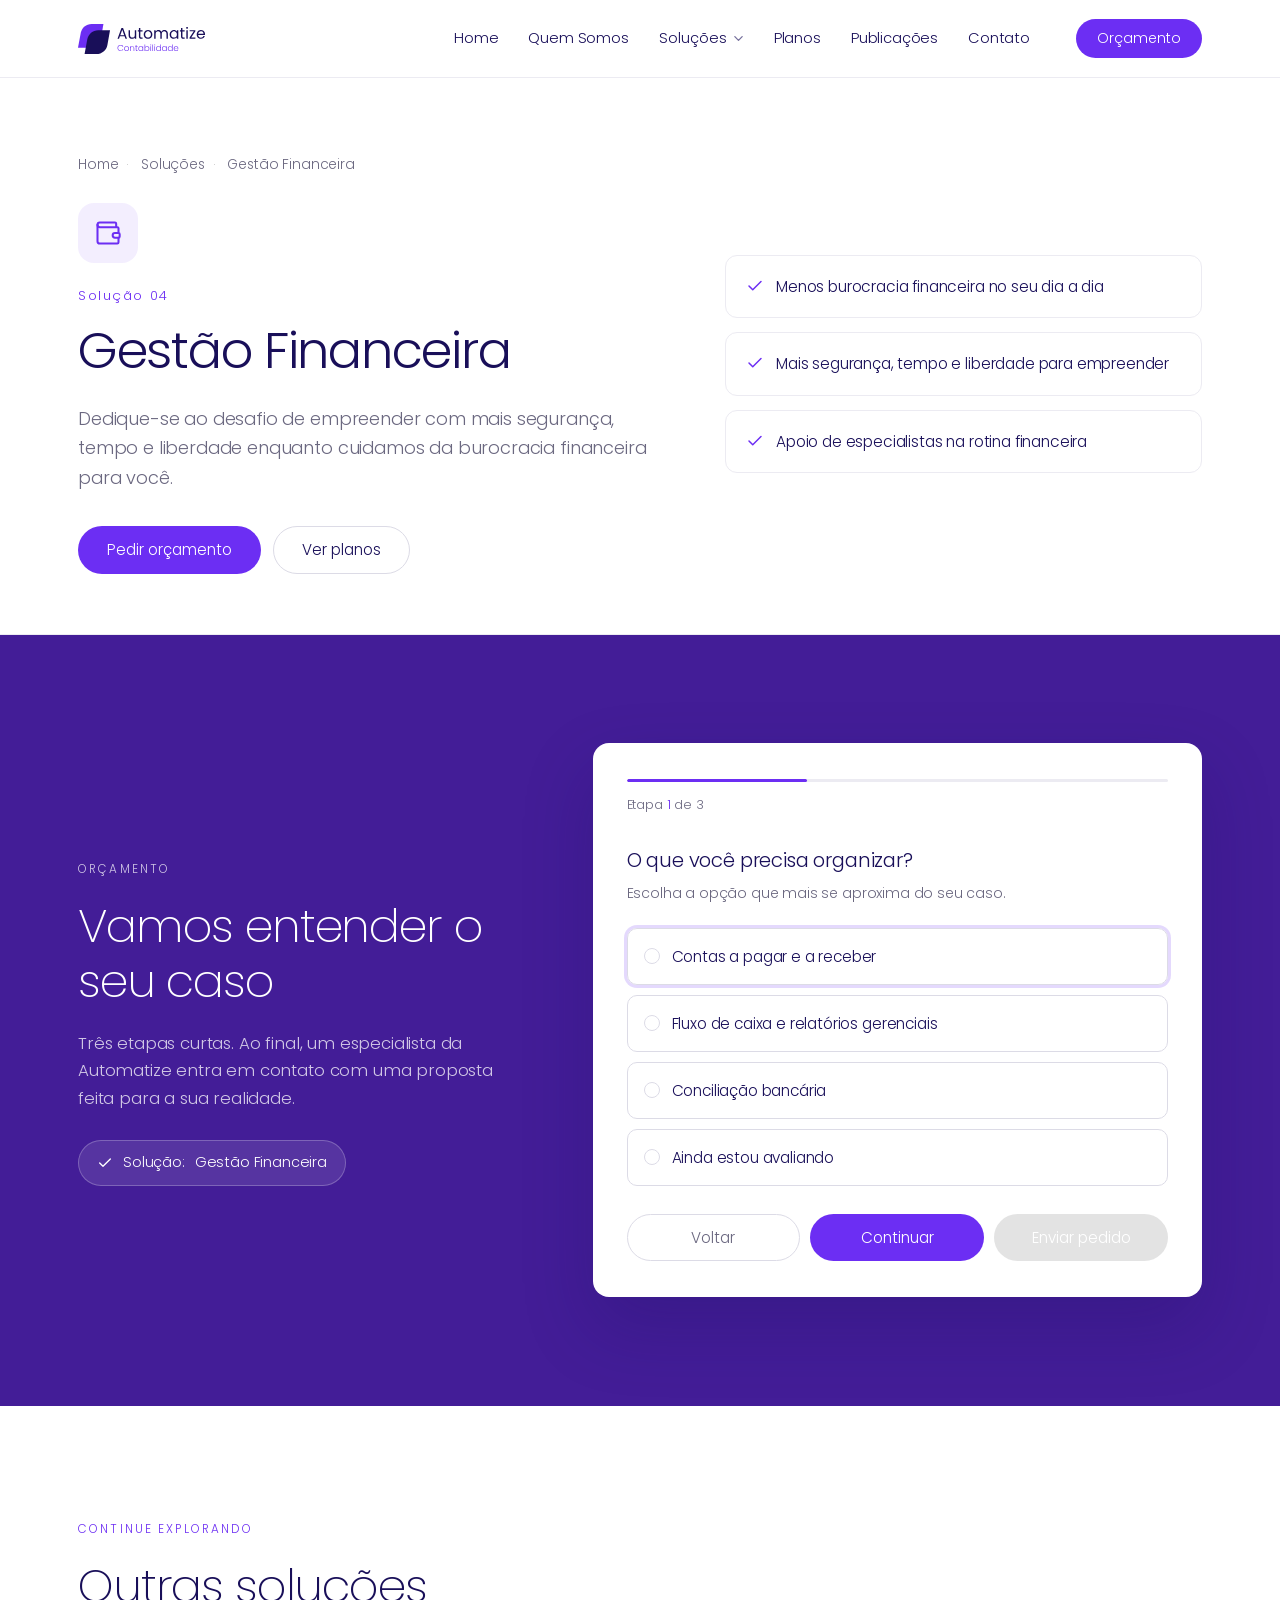
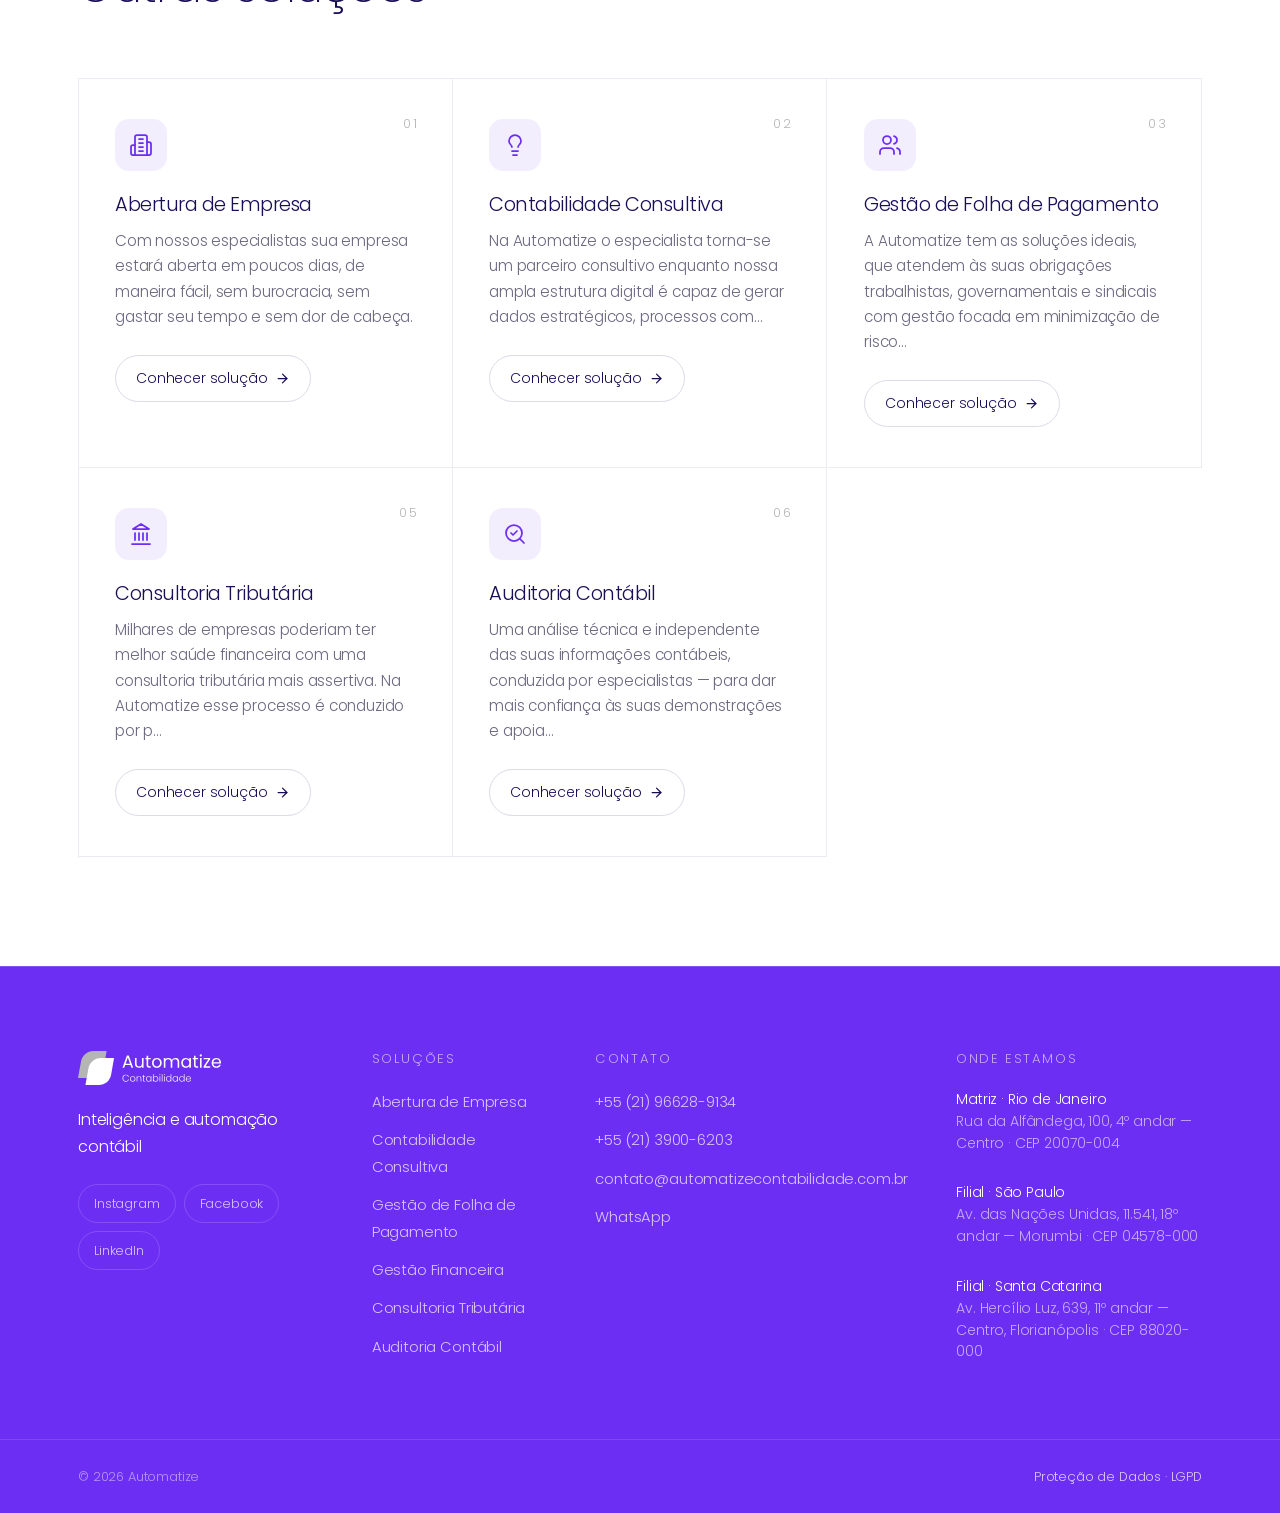
<file: solucoes/gestao-financeira.html>
<!DOCTYPE html>
<html lang="pt-BR">
<head>
  <meta charset="UTF-8" />
  <meta name="viewport" content="width=device-width, initial-scale=1.0" />
  <title>Gestão Financeira — Automatize Contabilidade</title>
  <meta name="description" content="Gestão financeira da Automatize: cuidamos da burocracia para você empreender com mais segurança e tempo." />

  <link rel="preconnect" href="https://fonts.googleapis.com" />
  <link rel="preconnect" href="https://fonts.gstatic.com" crossorigin />
  <link href="https://fonts.googleapis.com/css2?family=Poppins:wght@200;300&display=swap" rel="stylesheet" />

  <link rel="icon" type="image/svg+xml" href="../assets/logo-cont-01.svg" />
  <link rel="stylesheet" href="../styles/main.css" />
</head>
<body>

  <header class="header">
    <div class="container header__inner">
      <a href="../index.html" class="header__brand" aria-label="Automatize Contabilidade — início">
        <img src="../assets/logo-cont-01.svg" alt="Automatize Contabilidade" class="header__logo" />
      </a>

      <nav class="nav" id="primary-nav" aria-label="Navegação principal">
        <ul class="nav__list">
          <li><a href="../index.html" class="nav__link">Home</a></li>
          <li><a href="../index.html#quem-somos" class="nav__link">Quem Somos</a></li>
          <li class="nav__item nav__item--has-menu">
            <button class="nav__link nav__trigger" aria-expanded="false" aria-controls="menu-solucoes">
              Soluções
              <svg class="nav__caret" width="11" height="11" viewBox="0 0 12 12" aria-hidden="true"><path d="M2 4l4 4 4-4" fill="none" stroke="currentColor" stroke-width="1.4" stroke-linecap="round" stroke-linejoin="round"/></svg>
            </button>

            <div class="mega" id="menu-solucoes">
              <div class="mega__inner">
                <div class="mega__rail" role="tablist" aria-label="Categorias">
                  <p class="mega__rail-title">Categorias</p>
                  <button type="button" class="mega__cat is-active" role="tab" aria-selected="true" data-cat="solucoes">
                    <span class="mega__cat-ico"><svg viewBox="0 0 24 24" fill="none" stroke="currentColor" stroke-width="1.9" stroke-linecap="round" stroke-linejoin="round" aria-hidden="true"><rect width="7" height="7" x="3" y="3" rx="1"/><rect width="7" height="7" x="14" y="3" rx="1"/><rect width="7" height="7" x="14" y="14" rx="1"/><rect width="7" height="7" x="3" y="14" rx="1"/></svg></span>
                    <span><b>Por solução</b><small>O que fazemos por você.</small></span>
                  </button>
                  <button type="button" class="mega__cat" role="tab" aria-selected="false" data-cat="segmentos">
                    <span class="mega__cat-ico"><svg viewBox="0 0 24 24" fill="none" stroke="currentColor" stroke-width="1.9" stroke-linecap="round" stroke-linejoin="round" aria-hidden="true"><path d="M16 21v-2a4 4 0 0 0-4-4H6a4 4 0 0 0-4 4v2"/><circle cx="9" cy="7" r="4"/><path d="M22 21v-2a4 4 0 0 0-3-3.87"/><path d="M16 3.13a4 4 0 0 1 0 7.75"/></svg></span>
                    <span><b>Por segmento</b><small>Quem atendemos.</small></span>
                  </button>
                  <button type="button" class="mega__cat" role="tab" aria-selected="false" data-cat="planos">
                    <span class="mega__cat-ico"><svg viewBox="0 0 24 24" fill="none" stroke="currentColor" stroke-width="1.9" stroke-linecap="round" stroke-linejoin="round" aria-hidden="true"><rect width="20" height="14" x="2" y="5" rx="2"/><line x1="2" x2="22" y1="10" y2="10"/></svg></span>
                    <span><b>Planos e preços</b><small>Conforme o seu faturamento.</small></span>
                  </button>
                </div>

                <div class="mega__panels">
                  <div class="mega__panel is-active" data-panel="solucoes" role="tabpanel">
                    <div class="mega__cols">

              <div class="mega__col">
                <p class="mega__col-title">Rotina e conformidade</p>
                <a class="mega__link" href="contabilidade-consultiva.html">
                  <span class="mega__link-ico"><svg viewBox="0 0 24 24" fill="none" stroke="currentColor" stroke-width="1.75" stroke-linecap="round" stroke-linejoin="round" aria-hidden="true"><path d="M15 14c.2-1 .7-1.7 1.5-2.5 1-.9 1.5-2.2 1.5-3.5A6 6 0 0 0 6 8c0 1 .2 2.2 1.5 3.5.7.7 1.3 1.5 1.5 2.5"/><path d="M9 18h6"/><path d="M10 22h4"/></svg></span>
                  <span><b>Contabilidade Consultiva</b><small>Um parceiro estratégico, com dados e eficiência.</small></span>
                </a>
                <a class="mega__link" href="gestao-de-folha-de-pagamento.html">
                  <span class="mega__link-ico"><svg viewBox="0 0 24 24" fill="none" stroke="currentColor" stroke-width="1.75" stroke-linecap="round" stroke-linejoin="round" aria-hidden="true"><path d="M16 21v-2a4 4 0 0 0-4-4H6a4 4 0 0 0-4 4v2"/><circle cx="9" cy="7" r="4"/><path d="M22 21v-2a4 4 0 0 0-3-3.87"/><path d="M16 3.13a4 4 0 0 1 0 7.75"/></svg></span>
                  <span><b>Gestão de Folha de Pagamento</b><small>Obrigações trabalhistas com risco minimizado.</small></span>
                </a>
                <a class="mega__link" href="gestao-financeira.html">
                  <span class="mega__link-ico"><svg viewBox="0 0 24 24" fill="none" stroke="currentColor" stroke-width="1.75" stroke-linecap="round" stroke-linejoin="round" aria-hidden="true"><path d="M19 7V4a1 1 0 0 0-1-1H5a2 2 0 0 0 0 4h15a1 1 0 0 1 1 1v4h-3a2 2 0 0 0 0 4h3a1 1 0 0 0 1-1v-2a1 1 0 0 0-1-1"/><path d="M3 5v14a2 2 0 0 0 2 2h15a1 1 0 0 0 1-1v-4"/></svg></span>
                  <span><b>Gestão Financeira</b><small>Menos burocracia, mais tempo para empreender.</small></span>
                </a>
              </div>

              <div class="mega__col">
                <p class="mega__col-title">Abertura e estratégia</p>
                <a class="mega__link" href="abertura-de-empresa.html">
                  <span class="mega__link-ico"><svg viewBox="0 0 24 24" fill="none" stroke="currentColor" stroke-width="1.75" stroke-linecap="round" stroke-linejoin="round" aria-hidden="true"><path d="M6 22V4a2 2 0 0 1 2-2h8a2 2 0 0 1 2 2v18Z"/><path d="M6 12H4a2 2 0 0 0-2 2v6a2 2 0 0 0 2 2h2"/><path d="M18 9h2a2 2 0 0 1 2 2v9a2 2 0 0 1-2 2h-2"/><path d="M10 6h4"/><path d="M10 10h4"/><path d="M10 14h4"/><path d="M10 18h4"/></svg></span>
                  <span><b>Abertura de Empresa</b><small>Seu CNPJ em poucos dias, sem burocracia.</small></span>
                </a>
                <a class="mega__link" href="consultoria-tributaria.html">
                  <span class="mega__link-ico"><svg viewBox="0 0 24 24" fill="none" stroke="currentColor" stroke-width="1.75" stroke-linecap="round" stroke-linejoin="round" aria-hidden="true"><line x1="3" x2="21" y1="22" y2="22"/><line x1="6" x2="6" y1="18" y2="11"/><line x1="10" x2="10" y1="18" y2="11"/><line x1="14" x2="14" y1="18" y2="11"/><line x1="18" x2="18" y1="18" y2="11"/><polygon points="12 2 20 7 4 7"/></svg></span>
                  <span><b>Consultoria Tributária</b><small>Análise assertiva e atenta à legislação.</small></span>
                </a>
                <a class="mega__link" href="auditoria-contabil.html">
                  <span class="mega__link-ico"><svg viewBox="0 0 24 24" fill="none" stroke="currentColor" stroke-width="1.75" stroke-linecap="round" stroke-linejoin="round" aria-hidden="true"><path d="m8 11 2 2 4-4"/><circle cx="11" cy="11" r="8"/><path d="m21 21-4.3-4.3"/></svg></span>
                  <span><b>Auditoria Contábil</b><small>Revisão técnica das suas demonstrações.</small></span>
                </a>
              </div>
                    </div>
                    <div class="mega__foot">
                      <a class="mega__cta" href="../index.html#solucoes">Ver todas as soluções <svg viewBox="0 0 24 24" fill="none" stroke="currentColor" stroke-width="1.9" stroke-linecap="round" stroke-linejoin="round" aria-hidden="true"><path d="M5 12h14"/><path d="m12 5 7 7-7 7"/></svg></a>
                      <a class="mega__cta" href="../index.html#contato">Falar com um especialista <svg viewBox="0 0 24 24" fill="none" stroke="currentColor" stroke-width="1.9" stroke-linecap="round" stroke-linejoin="round" aria-hidden="true"><path d="M5 12h14"/><path d="m12 5 7 7-7 7"/></svg></a>
                    </div>
                  </div>

                  <div class="mega__panel" data-panel="segmentos" role="tabpanel">
                    <div class="mega__chips">
                      <a class="mega__chip" href="../index.html#conta-pj">Médico</a>
                      <a class="mega__chip" href="../index.html#conta-pj">Dentista</a>
                      <a class="mega__chip" href="../index.html#conta-pj">Arquiteto</a>
                      <a class="mega__chip" href="../index.html#conta-pj">Advogado</a>
                      <a class="mega__chip" href="../index.html#conta-pj">Psicólogo</a>
                      <a class="mega__chip" href="../index.html#conta-pj">Publicitário</a>
                      <a class="mega__chip" href="../index.html#conta-pj">Técnico</a>
                      <a class="mega__chip" href="../index.html#conta-pj">Consultor</a>
                      <a class="mega__chip" href="../index.html#conta-pj">Representante comercial</a>
                      <a class="mega__chip" href="../index.html#conta-pj">Lojista</a>
                      <a class="mega__chip" href="../index.html#conta-pj">Varejista</a>
                      <a class="mega__chip" href="../index.html#conta-pj">Infoprodutor</a>
                    </div>
                    <div class="mega__foot">
                      <a class="mega__cta" href="../index.html#contato">Não encontrou o seu segmento? Fale conosco <svg viewBox="0 0 24 24" fill="none" stroke="currentColor" stroke-width="1.9" stroke-linecap="round" stroke-linejoin="round" aria-hidden="true"><path d="M5 12h14"/><path d="m12 5 7 7-7 7"/></svg></a>
                    </div>
                  </div>

                  <div class="mega__panel" data-panel="planos" role="tabpanel">
                    <div class="mega__plans">
                      <a class="mega__plan" href="../planos.html">
                        <b>Plano Básico</b><i>R$ 249<small style="display:inline;color:var(--ink-soft);font-size:.75rem">/mês</small></i>
                        <small>Faturamento até R$ 25.000/mês</small>
                      </a>
                      <a class="mega__plan" href="../planos.html">
                        <b>Plano Intermediário</b><i>R$ 389<small style="display:inline;color:var(--ink-soft);font-size:.75rem">/mês</small></i>
                        <small>Faturamento até R$ 50.000/mês</small>
                      </a>
                      <a class="mega__plan" href="../planos.html">
                        <b>Plano Avançado</b><i>R$ 869<small style="display:inline;color:var(--ink-soft);font-size:.75rem">/mês</small></i>
                        <small>Faturamento até R$ 150.000/mês</small>
                      </a>
                    </div>
                    <div class="mega__foot">
                      <a class="mega__cta" href="../planos.html">Ver todos os planos <svg viewBox="0 0 24 24" fill="none" stroke="currentColor" stroke-width="1.9" stroke-linecap="round" stroke-linejoin="round" aria-hidden="true"><path d="M5 12h14"/><path d="m12 5 7 7-7 7"/></svg></a>
                      <a class="mega__cta" href="../index.html#calculadora">Simular a minha receita <svg viewBox="0 0 24 24" fill="none" stroke="currentColor" stroke-width="1.9" stroke-linecap="round" stroke-linejoin="round" aria-hidden="true"><path d="M5 12h14"/><path d="m12 5 7 7-7 7"/></svg></a>
                    </div>
                  </div>
                </div>
              </div>
            </div>
          </li>
          <li><a href="../planos.html" class="nav__link">Planos</a></li>
          <li><a href="../index.html#publicacoes" class="nav__link">Publicações</a></li>
          <li><a href="../index.html#contato" class="nav__link">Contato</a></li>
        </ul>
      </nav>

      <div class="header__actions">
        <a href="#orcamento" class="btn btn--primary btn--sm">Orçamento</a>
        <button class="nav__toggle" id="nav-toggle" aria-label="Abrir menu" aria-expanded="false" aria-controls="primary-nav">
          <span></span><span></span><span></span>
        </button>
      </div>
    </div>
  </header>

  <main>
    <!-- ===================== HERO DA SOLUÇÃO ===================== -->
    <section class="sol-hero">
      <div class="container sol-hero__inner">
        <div>
          <nav class="breadcrumb" aria-label="Trilha">
            <a href="../index.html">Home</a><span>·</span>
            <a href="../index.html#solucoes">Soluções</a><span>·</span>
            Gestão Financeira
          </nav>
          <span class="sol-hero__ico"><svg viewBox="0 0 24 24" fill="none" stroke="currentColor" stroke-width="1.75" stroke-linecap="round" stroke-linejoin="round" aria-hidden="true"><path d="M19 7V4a1 1 0 0 0-1-1H5a2 2 0 0 0 0 4h15a1 1 0 0 1 1 1v4h-3a2 2 0 0 0 0 4h3a1 1 0 0 0 1-1v-2a1 1 0 0 0-1-1"/><path d="M3 5v14a2 2 0 0 0 2 2h15a1 1 0 0 0 1-1v-4"/></svg></span>
          <span class="sol-hero__num">Solução 04</span>
          <h1 class="sol-hero__title">Gestão Financeira</h1>
          <p class="sol-hero__lead">Dedique-se ao desafio de empreender com mais segurança, tempo e liberdade enquanto cuidamos da burocracia financeira para você.</p>
          <div class="sol-hero__actions">
            <a href="#orcamento" class="btn btn--primary">Pedir orçamento</a>
            <a href="../planos.html" class="btn btn--outline">Ver planos</a>
          </div>
        </div>

        <ul class="sol-hero__list">
          <li><svg viewBox="0 0 24 24" fill="none" stroke="currentColor" stroke-width="2" stroke-linecap="round" stroke-linejoin="round" aria-hidden="true"><path d="M20 6 9 17l-5-5"/></svg> Menos burocracia financeira no seu dia a dia</li>
          <li><svg viewBox="0 0 24 24" fill="none" stroke="currentColor" stroke-width="2" stroke-linecap="round" stroke-linejoin="round" aria-hidden="true"><path d="M20 6 9 17l-5-5"/></svg> Mais segurança, tempo e liberdade para empreender</li>
          <li><svg viewBox="0 0 24 24" fill="none" stroke="currentColor" stroke-width="2" stroke-linecap="round" stroke-linejoin="round" aria-hidden="true"><path d="M20 6 9 17l-5-5"/></svg> Apoio de especialistas na rotina financeira</li>
        </ul>
      </div>
    </section>

    <!-- ===================== WIZARD ===================== -->
    <section class="wizard section" id="orcamento">
      <div class="container wizard__inner">
        <div class="wizard__copy">
          <span class="eyebrow eyebrow--light">Orçamento</span>
          <h2 class="section__title section__title--light">Vamos entender o seu caso</h2>
          <p class="wizard__text">
            Três etapas curtas. Ao final, um especialista da Automatize entra em contato
            com uma proposta feita para a sua realidade.
          </p>
          <span class="wizard__chip">
            <svg viewBox="0 0 24 24" fill="none" stroke="currentColor" stroke-width="2" stroke-linecap="round" stroke-linejoin="round" aria-hidden="true"><path d="M20 6 9 17l-5-5"/></svg>
            Solução: <strong>Gestão Financeira</strong>
          </span>
        </div>

        <div class="wizard__card">
          <form id="wizard" data-solution="Gestão Financeira" novalidate>
            <div class="wizard__progress">
              <div class="wizard__bar"><span></span></div>
              <span class="wizard__count">Etapa <b data-wizard="current">1</b> de <span data-wizard="total">3</span></span>
            </div>

            <!-- Etapa 1 — específica da solução -->
            <fieldset class="wizard__step is-active" data-step="1">
              <legend class="wizard__legend">O que você precisa organizar?</legend>
              <p class="wizard__hint">Escolha a opção que mais se aproxima do seu caso.</p>
              <div class="opts">
              <label class="opt"><input type="radio" name="necessidade" value="Contas a pagar e a receber" required /><span>Contas a pagar e a receber</span></label>
              <label class="opt"><input type="radio" name="necessidade" value="Fluxo de caixa e relatórios gerenciais" /><span>Fluxo de caixa e relatórios gerenciais</span></label>
              <label class="opt"><input type="radio" name="necessidade" value="Conciliação bancária" /><span>Conciliação bancária</span></label>
              <label class="opt"><input type="radio" name="necessidade" value="Ainda estou avaliando" /><span>Ainda estou avaliando</span></label>
              </div>
            </fieldset>

            <!-- Etapa 2 — momento e porte -->
            <fieldset class="wizard__step" data-step="2">
              <legend class="wizard__legend">Sobre a sua empresa</legend>
              <p class="wizard__hint">Isso nos ajuda a dimensionar a proposta.</p>
              <div class="opts">
                <label class="opt"><input type="radio" name="momento" value="Ainda não tenho CNPJ" required /><span>Ainda não tenho CNPJ</span></label>
                <label class="opt"><input type="radio" name="momento" value="Já tenho CNPJ" /><span>Já tenho CNPJ</span></label>
              </div>
              <label class="field" style="margin-top:18px">
                <span class="field__label">Faturamento mensal</span>
                <select name="faturamento" required>
                  <option value="" disabled selected>Selecione uma opção</option>
                  <option>Ainda não faturo</option>
                  <option>Até R$ 25.000</option>
                  <option>De R$ 25.000 a R$ 50.000</option>
                  <option>De R$ 50.000 a R$ 150.000</option>
                  <option>Acima de R$ 150.000</option>
                </select>
              </label>
            </fieldset>

            <!-- Etapa 3 — dados de contato -->
            <fieldset class="wizard__step" data-step="3">
              <legend class="wizard__legend">Seus dados</legend>
              <p class="wizard__hint">Só para conseguirmos retornar com a proposta.</p>
              <label class="field">
                <span class="field__label">Nome completo</span>
                <input type="text" name="nome" required placeholder="Seu nome" autocomplete="name" />
              </label>
              <div class="field-row">
                <label class="field">
                  <span class="field__label">E-mail</span>
                  <input type="email" name="email" required placeholder="voce@empresa.com" autocomplete="email" />
                </label>
                <label class="field">
                  <span class="field__label">WhatsApp</span>
                  <input type="tel" name="telefone" required placeholder="(21) 99999-9999" autocomplete="tel" />
                </label>
              </div>
              <label class="checkbox">
                <input type="checkbox" name="aceite" required />
                <span>Li e aceito a Política de Privacidade.</span>
              </label>
            </fieldset>

            <!-- Resumo final -->
            <div class="wizard__done" hidden>
              <div class="wizard__done-ico">
                <svg viewBox="0 0 24 24" fill="none" stroke="currentColor" stroke-width="2" stroke-linecap="round" stroke-linejoin="round" aria-hidden="true"><path d="M20 6 9 17l-5-5"/></svg>
              </div>
              <h3>Pedido enviado!</h3>
              <p>Um especialista da Automatize entra em contato em breve. Veja o que recebemos:</p>
              <dl class="wizard__summary"></dl>
            </div>

            <div class="wizard__actions">
              <button type="button" class="btn btn--ghost" data-wizard="back" hidden>Voltar</button>
              <button type="button" class="btn btn--primary" data-wizard="next">Continuar</button>
              <button type="submit" class="btn btn--primary" data-wizard="send" hidden>Enviar pedido</button>
            </div>
          </form>
        </div>
      </div>
    </section>

    <!-- ===================== OUTRAS SOLUÇÕES ===================== -->
    <section class="solutions section">
      <div class="container">
        <header class="section__head">
          <span class="eyebrow">Continue explorando</span>
          <h2 class="section__title">Outras soluções</h2>
        </header>
        <div class="solutions__grid">
          <article class="solution-card">
            <span class="solution-card__ico"><svg viewBox="0 0 24 24" fill="none" stroke="currentColor" stroke-width="1.75" stroke-linecap="round" stroke-linejoin="round" aria-hidden="true"><path d="M6 22V4a2 2 0 0 1 2-2h8a2 2 0 0 1 2 2v18Z"/><path d="M6 12H4a2 2 0 0 0-2 2v6a2 2 0 0 0 2 2h2"/><path d="M18 9h2a2 2 0 0 1 2 2v9a2 2 0 0 1-2 2h-2"/><path d="M10 6h4"/><path d="M10 10h4"/><path d="M10 14h4"/><path d="M10 18h4"/></svg></span>
            <span class="solution-card__num">01</span>
            <h3>Abertura de Empresa</h3>
            <p>Com nossos especialistas sua empresa estará aberta em poucos dias, de maneira fácil, sem burocracia, sem gastar seu tempo e sem dor de cabeça.</p>
            <a href="abertura-de-empresa.html" class="solution-card__btn">Conhecer solução <svg viewBox="0 0 24 24" fill="none" stroke="currentColor" stroke-width="2" stroke-linecap="round" stroke-linejoin="round" aria-hidden="true"><path d="M5 12h14"/><path d="m12 5 7 7-7 7"/></svg></a>
          </article>
          <article class="solution-card">
            <span class="solution-card__ico"><svg viewBox="0 0 24 24" fill="none" stroke="currentColor" stroke-width="1.75" stroke-linecap="round" stroke-linejoin="round" aria-hidden="true"><path d="M15 14c.2-1 .7-1.7 1.5-2.5 1-.9 1.5-2.2 1.5-3.5A6 6 0 0 0 6 8c0 1 .2 2.2 1.5 3.5.7.7 1.3 1.5 1.5 2.5"/><path d="M9 18h6"/><path d="M10 22h4"/></svg></span>
            <span class="solution-card__num">02</span>
            <h3>Contabilidade Consultiva</h3>
            <p>Na Automatize o especialista torna-se um parceiro consultivo enquanto nossa ampla estrutura digital é capaz de gerar dados estratégicos, processos com…</p>
            <a href="contabilidade-consultiva.html" class="solution-card__btn">Conhecer solução <svg viewBox="0 0 24 24" fill="none" stroke="currentColor" stroke-width="2" stroke-linecap="round" stroke-linejoin="round" aria-hidden="true"><path d="M5 12h14"/><path d="m12 5 7 7-7 7"/></svg></a>
          </article>
          <article class="solution-card">
            <span class="solution-card__ico"><svg viewBox="0 0 24 24" fill="none" stroke="currentColor" stroke-width="1.75" stroke-linecap="round" stroke-linejoin="round" aria-hidden="true"><path d="M16 21v-2a4 4 0 0 0-4-4H6a4 4 0 0 0-4 4v2"/><circle cx="9" cy="7" r="4"/><path d="M22 21v-2a4 4 0 0 0-3-3.87"/><path d="M16 3.13a4 4 0 0 1 0 7.75"/></svg></span>
            <span class="solution-card__num">03</span>
            <h3>Gestão de Folha de Pagamento</h3>
            <p>A Automatize tem as soluções ideais, que atendem às suas obrigações trabalhistas, governamentais e sindicais com gestão focada em minimização de risco…</p>
            <a href="gestao-de-folha-de-pagamento.html" class="solution-card__btn">Conhecer solução <svg viewBox="0 0 24 24" fill="none" stroke="currentColor" stroke-width="2" stroke-linecap="round" stroke-linejoin="round" aria-hidden="true"><path d="M5 12h14"/><path d="m12 5 7 7-7 7"/></svg></a>
          </article>
          <article class="solution-card">
            <span class="solution-card__ico"><svg viewBox="0 0 24 24" fill="none" stroke="currentColor" stroke-width="1.75" stroke-linecap="round" stroke-linejoin="round" aria-hidden="true"><line x1="3" x2="21" y1="22" y2="22"/><line x1="6" x2="6" y1="18" y2="11"/><line x1="10" x2="10" y1="18" y2="11"/><line x1="14" x2="14" y1="18" y2="11"/><line x1="18" x2="18" y1="18" y2="11"/><polygon points="12 2 20 7 4 7"/></svg></span>
            <span class="solution-card__num">05</span>
            <h3>Consultoria Tributária</h3>
            <p>Milhares de empresas poderiam ter melhor saúde financeira com uma consultoria tributária mais assertiva. Na Automatize esse processo é conduzido por p…</p>
            <a href="consultoria-tributaria.html" class="solution-card__btn">Conhecer solução <svg viewBox="0 0 24 24" fill="none" stroke="currentColor" stroke-width="2" stroke-linecap="round" stroke-linejoin="round" aria-hidden="true"><path d="M5 12h14"/><path d="m12 5 7 7-7 7"/></svg></a>
          </article>
          <article class="solution-card">
            <span class="solution-card__ico"><svg viewBox="0 0 24 24" fill="none" stroke="currentColor" stroke-width="1.75" stroke-linecap="round" stroke-linejoin="round" aria-hidden="true"><path d="m8 11 2 2 4-4"/><circle cx="11" cy="11" r="8"/><path d="m21 21-4.3-4.3"/></svg></span>
            <span class="solution-card__num">06</span>
            <h3>Auditoria Contábil</h3>
            <p>Uma análise técnica e independente das suas informações contábeis, conduzida por especialistas — para dar mais confiança às suas demonstrações e apoia…</p>
            <a href="auditoria-contabil.html" class="solution-card__btn">Conhecer solução <svg viewBox="0 0 24 24" fill="none" stroke="currentColor" stroke-width="2" stroke-linecap="round" stroke-linejoin="round" aria-hidden="true"><path d="M5 12h14"/><path d="m12 5 7 7-7 7"/></svg></a>
          </article>
        </div>
      </div>
    </section>
  </main>

  <footer class="footer">
    <div class="container footer__inner">
      <div class="footer__brand">
        <img src="../assets/logo-cont-03.svg" alt="Automatize Contabilidade" class="footer__logo" />
        <p class="footer__slogan">Inteligência e automação contábil</p>
        <div class="footer__social">
          <a href="https://instagram.com/automatize_contabilidade">Instagram</a>
          <a href="https://facebook.com/contabilidadeautomatize">Facebook</a>
          <a href="https://www.linkedin.com/company/automatize-assessoria">LinkedIn</a>
        </div>
      </div>
      <div class="footer__col">
        <h4>Soluções</h4>
        <ul>
          <li><a href="abertura-de-empresa.html">Abertura de Empresa</a></li>
          <li><a href="contabilidade-consultiva.html">Contabilidade Consultiva</a></li>
          <li><a href="gestao-de-folha-de-pagamento.html">Gestão de Folha de Pagamento</a></li>
          <li><a href="gestao-financeira.html">Gestão Financeira</a></li>
          <li><a href="consultoria-tributaria.html">Consultoria Tributária</a></li>
          <li><a href="auditoria-contabil.html">Auditoria Contábil</a></li>
        </ul>
      </div>
      <div class="footer__col">
        <h4>Contato</h4>
        <ul class="footer__contact">
          <li><a href="tel:+5521966289134">+55 (21) 96628-9134</a></li>
          <li><a href="tel:+552139006203">+55 (21) 3900-6203</a></li>
          <li><a href="mailto:contato@automatizecontabilidade.com.br">contato@automatizecontabilidade.com.br</a></li>
          <li><a href="https://wa.me/5521966289134">WhatsApp</a></li>
        </ul>
      </div>
      <div class="footer__col footer__col--wide">
        <h4>Onde estamos</h4>
        <ul class="footer__address">
          <li><strong>Matriz · Rio de Janeiro</strong><br />Rua da Alfândega, 100, 4º andar — Centro · CEP 20070-004</li>
          <li><strong>Filial · São Paulo</strong><br />Av. das Nações Unidas, 11.541, 18º andar — Morumbi · CEP 04578-000</li>
          <li><strong>Filial · Santa Catarina</strong><br />Av. Hercílio Luz, 639, 11º andar — Centro, Florianópolis · CEP 88020-000</li>
        </ul>
      </div>
    </div>
    <div class="footer__bottom">
      <div class="container footer__bottom-inner">
        <span>© 2026 Automatize</span>
        <span class="footer__badge">Proteção de Dados · LGPD</span>
      </div>
    </div>
  </footer>

  <script src="../scripts/main.js"></script>
  <script src="../scripts/wizard.js"></script>
</body>
</html>
</file>
<file: styles/main.css>
/* ============================================================
   AUTOMATIZE CONTABILIDADE — Redesign editorial (light mode)
   Direção: sóbrio, minimalista, referência Qonto.
   Sem gradientes · cores chapadas · Poppins 200/300.
   Paleta (Style guide.svg):
   Roxo #6C2EF3 · Navy #190F59 · BG #F6F6F6 · Cinza #B5B5B5
   ============================================================ */

:root {
  --purple:   #6C2EF3;
  --purple-600:#5a1fe0;
  --purple-dark:#431D97;         /* roxo escuro — painel "Sobre nós" */
  --navy:     #190F59;
  --bg:       #FFFFFF;
  --bg-soft:  #F6F6F6;
  --gray:     #B5B5B5;

  --ink:      #190F59;            /* texto principal = navy */
  --ink-soft: #6b6880;           /* texto secundário */
  --line:     #ecebf2;           /* bordas suaves */
  --line-strong:#dcdbe6;

  --radius:   12px;
  --radius-lg:16px;

  --container: 1180px;
  --nav-h: 78px;
}

/* ---------- Reset ---------- */
*, *::before, *::after { box-sizing: border-box; }
html {
  scroll-behavior: smooth; scroll-padding-top: var(--nav-h);
  -webkit-text-size-adjust: 100%; text-size-adjust: 100%;
}
body {
  margin: 0;
  font-family: "Poppins", system-ui, -apple-system, sans-serif;
  font-weight: 300;
  color: var(--ink);
  background: var(--bg);
  line-height: 1.65;
  letter-spacing: -0.01em;
  -webkit-font-smoothing: antialiased;
  overflow-x: hidden; /* trava rolagem horizontal por segurança */
}
img { max-width: 100%; display: block; }
a { color: inherit; text-decoration: none; }
ul { list-style: none; margin: 0; padding: 0; }
h1, h2, h3, h4 { margin: 0; font-weight: 300; line-height: 1.2; letter-spacing: -0.025em; }
p { margin: 0; }
strong { font-weight: 300; }
button { font-family: inherit; font-weight: 300; cursor: pointer; }

.container { width: 100%; max-width: var(--container); margin-inline: auto; padding-inline: clamp(18px, 5vw, 28px); }

/* ---------- Helpers ---------- */
.eyebrow {
  display: inline-block;
  font-size: .74rem; font-weight: 300; letter-spacing: .18em; text-transform: uppercase;
  color: var(--purple);
  margin-bottom: 20px;
}
.eyebrow--light { color: #fff; opacity: .75; }
.section { padding: clamp(64px, 8.5vw, 110px) 0; }
.section__head { max-width: 640px; margin: 0 0 clamp(38px, 6vw, 64px); }
.section__head--row {
  display: flex; align-items: flex-end; justify-content: space-between;
  gap: 24px; max-width: none;
}
.section__head--center { max-width: 720px; margin-inline: auto; text-align: center; }
.section__title { font-size: clamp(1.9rem, 3.6vw, 2.9rem); font-weight: 200; }
.section__title--light { color: #fff; }
.link { color: var(--purple); border-bottom: 1px solid currentColor; padding-bottom: 1px; }
.link:hover { opacity: .7; }

/* ---------- Buttons ---------- */
.btn {
  display: inline-flex; align-items: center; justify-content: center; gap: 8px;
  font-weight: 300; font-size: .95rem; line-height: 1; letter-spacing: 0;
  padding: 15px 28px; border-radius: 999px; border: 1px solid transparent;
  transition: background .18s ease, color .18s ease, border-color .18s ease, opacity .18s ease;
  white-space: nowrap;
}
.btn--sm { padding: 11px 20px; font-size: .88rem; }
.btn--block { width: 100%; }
.btn--primary { background: var(--purple); color: #fff; }
.btn--primary:hover { background: var(--purple-600); }
.btn--light { background: #fff; color: var(--navy); }
.btn--light:hover { opacity: .88; }
.btn--outline { background: transparent; color: var(--ink); border-color: var(--line-strong); }
.btn--outline:hover { border-color: var(--ink); }
.btn--ghost { background: transparent; color: var(--ink-soft); border-color: var(--line-strong); }
.btn--ghost:hover { border-color: var(--ink); color: var(--ink); }

/* Botão apagado — acende quando o formulário fica válido */
.btn:disabled { cursor: not-allowed; opacity: .38; }
.btn--primary:disabled { background: var(--gray); }
.btn--primary:disabled:hover { background: var(--gray); }

/* ============================================================
   HEADER / NAV
   ============================================================ */
.header {
  position: sticky; top: 0; z-index: 100;
  height: var(--nav-h);
  background: rgba(255,255,255,.9);
  backdrop-filter: saturate(180%) blur(12px);
  border-bottom: 1px solid var(--line);
}
/* relative: serve de âncora para o mega menu ocupar a largura do container */
.header__inner { position: relative; height: 100%; display: flex; align-items: center; gap: 32px; }
.header__logo { height: 30px; width: auto; }
.header__brand { display: flex; align-items: center; }

.nav { margin-left: auto; }
.nav__list { display: flex; align-items: center; gap: 2px; }
.nav__link {
  display: inline-flex; align-items: center; gap: 6px;
  padding: 9px 14px; border-radius: 8px;
  font-size: .92rem; font-weight: 300; color: var(--ink);
  background: none; border: 0; cursor: pointer;
  transition: color .16s ease;
}
.nav__link:hover { color: var(--purple); }
.nav__caret { transition: transform .2s ease; opacity: .6; }

/* ---------- Mega menu de Soluções ---------- */
/* o item fica 'static' para o painel se ancorar na largura do header */
.nav__item--has-menu { position: static; }
.nav__item--has-menu:hover .nav__caret { transform: rotate(180deg); }

.mega {
  position: absolute; top: calc(100% + 12px); left: 0; right: 0; z-index: 90;
  background: #fff; border: 1px solid var(--line); border-radius: 18px;
  box-shadow: 0 30px 70px rgba(25,15,89,.14);
  padding: 14px;
  opacity: 0; visibility: hidden; transform: translateY(6px);
  transition: opacity .18s ease, transform .18s ease, visibility .18s;
}
.nav__item--has-menu:hover .mega,
.mega.is-open { opacity: 1; visibility: visible; transform: translateY(0); }

.mega__inner { display: grid; grid-template-columns: 268px 1fr; gap: 14px; }

/* trilha de categorias */
.mega__rail {
  background: var(--bg-soft); border-radius: 14px; padding: 18px 16px;
  display: grid; gap: 4px; align-content: start;
}
.mega__rail-title {
  font-size: .66rem; letter-spacing: .16em; text-transform: uppercase; color: var(--gray);
  padding: 0 10px 12px; border-bottom: 1px solid var(--line); margin-bottom: 10px;
}
.mega__cat {
  display: flex; gap: 12px; align-items: flex-start; text-align: left; width: 100%;
  padding: 12px; border-radius: 11px; border: 1px solid transparent;
  background: none; color: var(--ink); transition: background .16s ease, border-color .16s ease;
}
.mega__cat:hover { background: rgba(255,255,255,.7); }
.mega__cat.is-active { background: #fff; border-color: var(--line); box-shadow: 0 6px 18px rgba(25,15,89,.06); }
.mega__cat-ico {
  width: 34px; height: 34px; border-radius: 9px; flex: 0 0 auto;
  display: grid; place-items: center;
  background: rgba(108,46,243,.08); color: var(--purple);
}
.mega__cat-ico svg { width: 17px; height: 17px; }
.mega__cat b { display: block; font-weight: 300; font-size: .94rem; }
.mega__cat small { display: block; font-size: .77rem; color: var(--ink-soft); margin-top: 2px; }

/* painéis */
.mega__panel { display: none; padding: 10px 12px; }
.mega__panel.is-active { display: block; }

.mega__cols { display: grid; grid-template-columns: 1fr 1fr; gap: 0 26px; }
.mega__col + .mega__col { border-left: 1px solid var(--line); padding-left: 26px; }
.mega__col-title {
  font-size: .66rem; letter-spacing: .14em; text-transform: uppercase;
  color: var(--purple); margin-bottom: 12px; padding-left: 12px;
}

.mega__link {
  display: flex; gap: 12px; align-items: flex-start;
  padding: 11px 12px; border-radius: 10px; transition: background .14s ease;
}
.mega__link:hover { background: var(--bg-soft); }
.mega__link-ico {
  width: 34px; height: 34px; border-radius: 9px; flex: 0 0 auto;
  display: grid; place-items: center;
  background: rgba(108,46,243,.08); color: var(--purple);
  transition: background .16s ease, color .16s ease;
}
.mega__link:hover .mega__link-ico { background: var(--purple); color: #fff; }
.mega__link-ico svg { width: 17px; height: 17px; }
.mega__link b { display: block; font-weight: 300; font-size: .93rem; }
.mega__link small { display: block; font-size: .79rem; color: var(--ink-soft); margin-top: 2px; }

.mega__foot {
  margin-top: 12px; padding: 14px 12px 2px; border-top: 1px solid var(--line);
  display: flex; gap: 22px; flex-wrap: wrap;
}
.mega__cta {
  font-size: .87rem; color: var(--purple);
  display: inline-flex; align-items: center; gap: 6px;
  border-bottom: 1px solid transparent; transition: border-color .16s ease;
}
.mega__cta:hover { border-bottom-color: currentColor; }
.mega__cta svg { width: 14px; height: 14px; }

/* painel de segmentos */
.mega__chips { display: grid; grid-template-columns: repeat(4, 1fr); gap: 8px; }
.mega__chip {
  padding: 11px 13px; border: 1px solid var(--line); border-radius: 9px;
  font-size: .87rem; color: var(--ink);
  transition: border-color .14s ease, color .14s ease;
}
.mega__chip:hover { border-color: var(--purple); color: var(--purple); }

/* painel de planos */
.mega__plans { display: grid; grid-template-columns: repeat(3, 1fr); gap: 10px; }
.mega__plan {
  border: 1px solid var(--line); border-radius: 12px; padding: 16px 18px;
  transition: border-color .16s ease;
}
.mega__plan:hover { border-color: var(--purple); }
.mega__plan b { display: block; font-weight: 300; font-size: .93rem; }
.mega__plan i { display: block; font-style: normal; color: var(--purple); font-size: 1.2rem; margin-top: 8px; }
.mega__plan small { display: block; color: var(--ink-soft); font-size: .77rem; margin-top: 4px; }

.header__actions { display: flex; align-items: center; gap: 12px; }

.nav__toggle {
  display: none; flex-direction: column; gap: 5px;
  width: 42px; height: 42px; border: 0; background: none; align-items: center; justify-content: center;
}
.nav__toggle span { width: 20px; height: 1.5px; background: var(--ink); border-radius: 2px; transition: .25s; }
.nav__toggle[aria-expanded="true"] span:nth-child(1) { transform: translateY(6.5px) rotate(45deg); }
.nav__toggle[aria-expanded="true"] span:nth-child(2) { opacity: 0; }
.nav__toggle[aria-expanded="true"] span:nth-child(3) { transform: translateY(-6.5px) rotate(-45deg); }

/* ============================================================
   HERO
   ============================================================ */
.hero { padding: clamp(44px, 6.5vw, 80px) 0 clamp(52px, 7.5vw, 88px); border-bottom: 1px solid var(--line); overflow: hidden; }
.hero__inner {
  display: grid; grid-template-columns: 1fr 1.35fr; gap: 40px; align-items: center;
}
.hero__title {
  display: grid; /* empilha fantasma e texto digitado na MESMA célula */
  font-size: clamp(2.6rem, 5.6vw, 4.2rem); font-weight: 300; line-height: 1.08;
}
/* "fantasma": o texto final, invisível, reserva a altura exata em qualquer
   largura ou fonte — sem depender de medição por JS.
   Como os dois dividem a célula, a altura é sempre a do maior: nunca transborda. */
.hero__ghost, .hero__typed { grid-area: 1 / 1; }
.hero__ghost { visibility: hidden; }
.hero__caret {
  border-right: 3px solid var(--purple);
  padding-right: 6px;
  animation: caret-blink 1s step-end infinite;
}
.hero__title.is-typing .hero__caret { animation: none; border-right-color: var(--purple); }
@keyframes caret-blink { 0%, 100% { border-right-color: var(--purple); } 50% { border-right-color: transparent; } }
.hero__subtitle { margin-top: 24px; font-size: 1.14rem; color: var(--ink-soft); max-width: 500px; }
.hero__highlights { margin-top: 34px; display: grid; gap: 14px; }
.hero__highlights li { display: flex; align-items: center; gap: 12px; font-size: .98rem; color: var(--ink); }
.hero__highlights svg { flex: 0 0 auto; color: var(--purple); }
.hero__actions { margin-top: 40px; display: flex; flex-wrap: wrap; gap: 12px; }

/* Vetor à direita */
.hero__visual {
  position: relative;
  display: flex; align-items: center; justify-content: flex-end;
}
.hero__vector {
  width: 100%; max-width: 860px; height: auto;
  /* transborda para a borda direita (bleed), ampliando a presença do visual */
  margin-right: clamp(-120px, -6vw, -28px);
}

/* Card de formulário (seção de contato) */
.contact__card {
  background: #fff; border-radius: var(--radius-lg);
  border: 1px solid var(--line-strong);
  box-shadow: 0 24px 60px rgba(25,15,89,.10);
  padding: 36px;
}
.lead-form__title { font-size: 1.4rem; font-weight: 300; }
.lead-form__desc { color: var(--ink-soft); margin: 8px 0 24px; font-size: .94rem; }
.lead-form__note { margin-top: 14px; font-size: .76rem; color: var(--gray); text-align: center; }

.field { display: block; margin-bottom: 16px; }
.field__label { display: block; font-size: .82rem; font-weight: 300; margin-bottom: 7px; color: var(--ink-soft); }
.field input, .field select {
  width: 100%; padding: 14px 16px; font-family: inherit; font-weight: 300; font-size: .95rem;
  color: var(--ink); background: #fff;
  border: 1px solid var(--line-strong); border-radius: 10px; outline: none;
  transition: border-color .16s ease, box-shadow .16s ease;
}
.field input::placeholder { color: #b3b0c4; }
.field input:focus, .field select:focus {
  border-color: var(--purple); box-shadow: 0 0 0 3px rgba(108,46,243,.10);
}
.field-row { display: grid; grid-template-columns: 1fr 1fr; gap: 14px; }

/* ============================================================
   COMPARATIVO — digital x tradicional
   ============================================================ */
.compare { border-bottom: 1px solid var(--line); }
.compare__title em { font-style: normal; color: var(--gray); }
.compare__lead {
  margin-top: 18px; color: var(--ink-soft); font-size: 1.08rem;
  max-width: 520px; margin-inline: auto;
}

.compare__grid {
  position: relative;
  display: grid; grid-template-columns: 1fr 1fr; gap: 20px; align-items: stretch;
}

/* selo "vs" — deixa explícito que são dois mundos em confronto */
.compare__vs {
  position: absolute; left: 50%; top: 50%; transform: translate(-50%, -50%); z-index: 2;
  width: 52px; height: 52px; border-radius: 50%;
  display: grid; place-items: center;
  background: #fff; border: 1px solid var(--line);
  box-shadow: 0 6px 20px rgba(25,15,89,.10);
  font-size: .78rem; letter-spacing: .1em; text-transform: uppercase; color: var(--ink-soft);
}

.ccard {
  display: flex; flex-direction: column;
  border-radius: var(--radius-lg); padding: 38px 34px;
  border: 1px solid var(--line);
}

/* cabeçalho do card */
.ccard__head { padding-bottom: 24px; margin-bottom: 4px; border-bottom: 1px solid; }
.ccard__tag {
  font-size: .68rem; letter-spacing: .18em; text-transform: uppercase;
  margin-bottom: 14px;
}
.ccard__title { font-size: clamp(1.35rem, 2.1vw, 1.7rem); font-weight: 200; line-height: 1.25; }
.ccard__title strong { font-weight: 300; }

/* linhas pareadas por critério */
.ccard__list { display: grid; }
.ccard__list li {
  display: flex; gap: 13px; align-items: flex-start;
  padding: 17px 0; border-bottom: 1px solid;
}
.ccard__list li:last-child { border-bottom: 0; padding-bottom: 4px; }
.ccard__ico {
  width: 21px; height: 21px; flex: 0 0 auto; margin-top: 1px;
  border-radius: 50%; display: grid; place-items: center;
}
.ccard__ico svg { width: 12px; height: 12px; }
.ccard__item { font-size: .95rem; line-height: 1.5; }
.ccard__item b {
  display: block; font-weight: 300;
  font-size: .68rem; letter-spacing: .14em; text-transform: uppercase;
  margin-bottom: 5px;
}

/* modelo tradicional — recessivo */
.ccard--old { background: var(--bg-soft); border-color: transparent; }
.ccard--old .ccard__head { border-bottom-color: #e4e3ec; }
.ccard--old .ccard__list li { border-bottom-color: #e4e3ec; }
/* título com contraste pleno: quem recua é o fundo e os ícones, não a leitura */
.ccard--old .ccard__tag { color: var(--ink-soft); }
.ccard--old .ccard__title { color: var(--ink); }
.ccard--old .ccard__item { color: var(--ink-soft); }
.ccard--old .ccard__item b { color: var(--ink-soft); opacity: .75; }
.ccard--old .ccard__ico { background: #e4e3ec; color: #8b879f; }

/* Automatize — a resposta */
.ccard--new { background: var(--purple); border-color: var(--purple); color: #fff; }
.ccard--new .ccard__head { border-bottom-color: rgba(255,255,255,.24); }
.ccard--new .ccard__list li { border-bottom-color: rgba(255,255,255,.18); }
.ccard--new .ccard__tag { color: rgba(255,255,255,.72); }
.ccard--new .ccard__title { color: #fff; }
.ccard--new .ccard__item { color: rgba(255,255,255,.92); }
.ccard--new .ccard__item b { color: rgba(255,255,255,.6); }
.ccard--new .ccard__ico { background: rgba(255,255,255,.2); color: #fff; }
.ccard__note {
  margin-top: auto; padding-top: 24px;
  border-top: 1px solid rgba(255,255,255,.24);
  font-size: .88rem; color: rgba(255,255,255,.85);
}
.ccard__note strong { font-weight: 300; color: #fff; }

/* faixa de fechamento — desarma a objeção de preço */
.compare__foot {
  position: relative;         /* âncora da arte */
  overflow: hidden;           /* o próprio card serve de máscara */
  min-height: 300px;          /* garante área para a arte respirar */
  margin-top: 20px; padding: 40px 36px;
  border-radius: var(--radius-lg);
  background: var(--purple-dark); color: #fff;
  display: grid; grid-template-columns: 1fr .8fr;  /* 2ª coluna reserva o espaço da arte */
  align-items: center; gap: 32px;
}
.compare__foot p { font-size: 1.16rem; max-width: 460px; color: rgba(255,255,255,.82); }
.compare__foot b { font-weight: 300; color: #fff; }
.compare__actions { display: flex; gap: 12px; flex-wrap: wrap; margin-top: 28px; }
/* botão vazado adaptado ao fundo escuro */
.compare__foot .btn--outline { color: #fff; border-color: rgba(255,255,255,.4); }
.compare__foot .btn--outline:hover { border-color: #fff; background: rgba(255,255,255,.1); }

/* Arte ampliada e sangrando para fora do card — recortada pela máscara.
   O translateY(-50%) mantém o centro vertical da imagem alinhado ao do card. */
.compare__foot-art {
  position: absolute; top: 50%; right: -3%;
  transform: translateY(-50%);
  width: 52%; margin: 0;
  pointer-events: none;
}
.compare__foot-art img {
  width: 100%; height: auto; display: block;
  aspect-ratio: 2036 / 1068;  /* reserva o espaço: sem salto ao carregar */
  object-fit: contain;
}

/* ============================================================
   SEGMENTOS
   ============================================================ */
.segments { background: var(--bg-soft); }
/* Segmentos e "Sobre nós" dividem o mesmo fundo: colapsa a emenda
   entre as duas para não somar dois paddings de seção. */
.segments { padding-bottom: clamp(26px, 3.5vw, 40px); }
.segments__grid { display: grid; grid-template-columns: repeat(4, 1fr); gap: 12px; }
.segment {
  display: flex; align-items: center; gap: 14px;
  padding: 16px 18px; background: #fff; border: 1px solid var(--line);
  border-radius: var(--radius); font-size: .98rem; color: var(--ink);
  transition: border-color .18s ease, color .18s ease;
}
.segment:hover { border-color: var(--purple); }
.segment__ico {
  display: grid; place-items: center; flex: 0 0 auto;
  width: 42px; height: 42px; border-radius: 11px;
  background: rgba(108,46,243,.08); color: var(--purple);
  transition: background .18s ease, color .18s ease;
}
.segment__ico svg { width: 21px; height: 21px; }
.segment:hover .segment__ico { background: var(--purple); color: #fff; }
.segments__note { margin-top: 40px; color: var(--ink-soft); font-size: 1.02rem; }

/* ============================================================
   SOBRE NÓS (Quem somos)
   ============================================================ */
.about { background: var(--bg-soft); padding-top: clamp(26px, 3.5vw, 40px); }
.about__inner { display: grid; grid-template-columns: 0.85fr 2.15fr; gap: 20px; align-items: stretch; }

.about__aside {
  background: var(--purple-dark); color: #fff;
  border-radius: var(--radius-lg); padding: 44px 40px;
  display: flex; flex-direction: column; justify-content: space-between; gap: 40px;
}
.about__aside .eyebrow { color: #fff; opacity: .75; }
.about__title { font-size: clamp(1.8rem, 3vw, 2.4rem); font-weight: 300; }
.about__lead { margin-top: 20px; color: rgba(255,255,255,.82); font-size: .98rem; line-height: 1.6; }
.about__year { font-size: .82rem; letter-spacing: .12em; text-transform: uppercase; opacity: .7; }

.about__grid { display: grid; grid-template-columns: repeat(3, 1fr); gap: 20px; }
.stat {
  background: #fff; border: 1px solid var(--line);
  border-radius: var(--radius-lg); padding: 30px 28px;
  display: flex; flex-direction: column;
  transition: border-color .2s ease;
}
.stat:hover { border-color: var(--line-strong); }
.stat__num {
  font-size: clamp(1.9rem, 2.6vw, 2.5rem); font-weight: 300; color: var(--purple);
  line-height: 1; letter-spacing: -0.02em;
  font-variant-numeric: tabular-nums; /* dígitos de largura fixa: não "tremem" na contagem */
}
.stat__desc { margin-top: 16px; color: var(--ink-soft); font-size: .92rem; line-height: 1.55; }
.stat__label {
  margin-top: auto; padding-top: 20px;
  border-top: 1px solid var(--line);
  font-size: .84rem; color: var(--purple);
}
/* Card em destaque */
.stat--featured { background: var(--purple); border-color: var(--purple); }
.stat--featured .stat__num { color: #fff; }
.stat--featured .stat__desc { color: rgba(255,255,255,.85); }
.stat--featured .stat__label { color: #fff; border-top-color: rgba(255,255,255,.28); }
.stat--featured:hover { border-color: var(--purple); }

/* ============================================================
   MATERIAIS
   ============================================================ */
.materials__inner { display: grid; grid-template-columns: .85fr 1.15fr; gap: 80px; align-items: center; }
.materials__copy p { color: var(--ink-soft); margin: 18px 0 32px; font-size: 1.06rem; max-width: 460px; }
.materials__art { display: grid; place-items: center; }
.ebook {
  width: 250px; aspect-ratio: 3/4; border-radius: 6px;
  background: var(--navy); color: #fff; padding: 34px 30px;
  display: flex; flex-direction: column; justify-content: space-between;
  border: 1px solid var(--navy);
  box-shadow: 0 30px 60px rgba(25,15,89,.18);
}
.ebook__tag { font-size: .72rem; font-weight: 300; letter-spacing: .16em; text-transform: uppercase; opacity: .7; }
.ebook__title { font-size: 1.7rem; font-weight: 200; line-height: 1.15; letter-spacing: -0.02em; }
.ebook__brand { font-weight: 300; opacity: .7; font-size: .9rem; letter-spacing: .04em; }

/* ============================================================
   SOLUÇÕES
   ============================================================ */
.solutions__grid { display: grid; grid-template-columns: repeat(3, 1fr); gap: 0; border-top: 1px solid var(--line); border-left: 1px solid var(--line); }
.solution-card {
  position: relative; display: flex; flex-direction: column;
  background: #fff; border-right: 1px solid var(--line); border-bottom: 1px solid var(--line);
  padding: 40px 36px; transition: background .2s ease;
  perspective: 800px; /* dá profundidade ao giro do ícone */
}
.solution-card:hover { background: var(--bg-soft); }

/* Ícone com giro de moeda.
   Usa animation (e não transition) para poder disparar tanto na entrada
   da seção quanto no hover, sem que um estado atrapalhe o outro. */
.solution-card__ico {
  width: 52px; height: 52px; border-radius: 14px; margin-bottom: 22px;
  display: grid; place-items: center;
  background: rgba(108,46,243,.08); color: var(--purple);
  transform-style: preserve-3d; backface-visibility: visible;
  transition: background .35s ease, color .35s ease;
}
.solution-card__ico svg { width: 24px; height: 24px; }

@keyframes coin-spin { from { transform: rotateY(0); } to { transform: rotateY(360deg); } }

/* 1) Gira ao chegar na seção — classe temporária aplicada pelo JS,
      com o mesmo atraso escalonado do reveal (gira em sequência). */
.solution-card.coin .solution-card__ico {
  animation: coin-spin .9s cubic-bezier(.34, .8, .28, 1) var(--reveal-delay, 0ms);
}

/* 2) Gira de novo no hover/foco */
.solution-card:hover .solution-card__ico,
.solution-card:focus-within .solution-card__ico {
  animation: coin-spin .75s cubic-bezier(.34, .8, .28, 1);
  background: var(--purple); color: #fff;
}

.solution-card__num {
  position: absolute; top: 34px; right: 34px;
  font-size: .8rem; color: var(--gray); letter-spacing: .12em;
  transition: color .2s ease;
}
.solution-card:hover .solution-card__num { color: var(--purple); }

.solution-card h3 { font-size: 1.22rem; font-weight: 300; margin-bottom: 12px; }
.solution-card p { color: var(--ink-soft); font-size: .95rem; }

/* Botão por solução */
.solution-card__btn {
  margin-top: 26px; align-self: flex-start;
  display: inline-flex; align-items: center; gap: 8px;
  padding: 11px 20px; border-radius: 999px;
  border: 1px solid var(--line-strong); background: #fff;
  font-size: .88rem; color: var(--ink);
  transition: background .2s ease, color .2s ease, border-color .2s ease;
}
.solution-card__btn svg { width: 15px; height: 15px; transition: transform .2s ease; }
.solution-card:hover .solution-card__btn { background: var(--purple); border-color: var(--purple); color: #fff; }
.solution-card:hover .solution-card__btn svg { transform: translateX(4px); }
.solution-card__btn:focus-visible { outline: 2px solid var(--purple); outline-offset: 2px; }

/* Respeita quem prefere menos movimento */
@media (prefers-reduced-motion: reduce) {
  .solution-card.coin .solution-card__ico,
  .solution-card:hover .solution-card__ico,
  .solution-card:focus-within .solution-card__ico { animation: none; }
  .solution-card:hover .solution-card__btn svg { transform: none; }
}
.solution-card--cta {
  background: var(--navy); color: #fff;
  display: flex; flex-direction: column; align-items: flex-start; justify-content: center; gap: 8px;
}
.solution-card--cta:hover { background: var(--navy); }
.solution-card--cta h3 { color: #fff; }
.solution-card--cta p { color: rgba(255,255,255,.68); margin-bottom: 20px; }

/* ============================================================
   FAIXA IMAGÉTICA (showcase)
   ============================================================ */
.showcase {
  position: relative; isolation: isolate; overflow: hidden;
  min-height: clamp(440px, 48vw, 600px);
  display: grid; align-items: center;
  padding-block: clamp(48px, 6vw, 80px);
}
/* imagem cobrindo todo o fundo, nas cores originais */
.showcase__media { position: absolute; inset: 0; z-index: -1; }
.showcase__media img { width: 100%; height: 100%; object-fit: cover; object-position: center; }
/* véu bem leve: só integra a foto à paleta, sem apagá-la */
.showcase__media::after {
  content: ""; position: absolute; inset: 0;
  background: rgba(25, 15, 89, .15);
}

/* Painel sólido — o texto nunca depende da foto para ter contraste */
.showcase__panel {
  max-width: 460px;
  background: var(--purple); color: #fff;
  border-radius: var(--radius-lg);
  padding: clamp(30px, 3.4vw, 46px);
  box-shadow: 0 30px 70px rgba(25, 15, 89, .3);
}
.showcase__panel .eyebrow { color: #fff; opacity: .8; }
.showcase__title { font-size: clamp(1.6rem, 2.6vw, 2.2rem); font-weight: 200; }
.showcase__text { margin: 18px 0 30px; font-size: 1rem; color: rgba(255,255,255,.85); }

/* ============================================================
   BLOG
   ============================================================ */
.blog { background: var(--bg-soft); }
.blog__grid { display: grid; grid-template-columns: repeat(3, 1fr); gap: 24px; }
.blog__grid--2 { grid-template-columns: repeat(2, 1fr); max-width: 820px; }
.post {
  border: 1px solid var(--line); border-radius: var(--radius-lg); overflow: hidden;
  background: #fff; transition: border-color .2s ease;
}
.post:hover { border-color: var(--line-strong); }
.post__thumb {
  height: 190px; background: var(--bg-soft); position: relative; overflow: hidden;
  display: flex; align-items: flex-end; padding: 16px;
}
.post__thumb img {
  position: absolute; inset: 0; width: 100%; height: 100%;
  object-fit: cover; transition: transform .4s ease;
}
.post:hover .post__thumb img { transform: scale(1.04); }
.post__cat {
  position: relative; z-index: 1;
  background: rgba(255,255,255,.92); color: var(--purple);
  font-size: .72rem; font-weight: 300; padding: 6px 12px; border-radius: 999px;
  backdrop-filter: blur(4px);
}
.post__body { padding: 26px 26px 30px; }
.post__title { font-size: 1.08rem; font-weight: 300; line-height: 1.4; }
.post__title a { transition: color .16s ease; }
.post__title a:hover { color: var(--purple); }
.post__meta { margin-top: 16px; font-size: .82rem; color: var(--gray); }

/* ============================================================
   CONTATO
   ============================================================ */
.contact { background: var(--purple); color: #fff; }
.contact__inner { display: grid; grid-template-columns: 1fr 1fr; gap: 72px; align-items: center; }
.contact .eyebrow { color: #fff; opacity: .7; }
.contact__text { margin-top: 24px; color: rgba(255,255,255,.72); font-size: 1.06rem; max-width: 440px; }
.contact__list { margin-top: 30px; display: grid; gap: 12px; }
.contact__list a { color: #fff; font-size: 1.02rem; border-bottom: 1px solid rgba(255,255,255,.3); padding-bottom: 2px; transition: border-color .16s ease; }
.contact__list a:hover { border-color: #fff; }

/* ============================================================
   FOOTER
   ============================================================ */
.footer { background: var(--purple); color: rgba(255,255,255,.72); border-top: 1px solid rgba(255,255,255,.16); }
.footer__inner {
  display: grid; grid-template-columns: 1.4fr 1fr 1fr 1.4fr; gap: 48px;
  padding: 84px 28px 60px;
}
.footer__logo { height: 34px; width: auto; margin-bottom: 22px; }
.footer__slogan { font-size: 1rem; color: #fff; font-weight: 300; }
.footer__social { display: flex; flex-wrap: wrap; gap: 8px; margin-top: 24px; }
.footer__social a {
  font-size: .8rem; padding: 8px 15px; border-radius: 999px;
  border: 1px solid rgba(255,255,255,.16); transition: .16s ease;
}
.footer__social a:hover { border-color: rgba(255,255,255,.5); color: #fff; }
.footer__col h4 { color: #fff; font-size: .82rem; font-weight: 300; letter-spacing: .12em; text-transform: uppercase; margin-bottom: 22px; opacity: .6; }
.footer__col ul { display: grid; gap: 12px; }
.footer__col a { font-size: .92rem; transition: color .16s ease; }
.footer__col a:hover { color: #fff; }
.footer__address li { font-size: .88rem; line-height: 1.55; margin-bottom: 16px; color: rgba(255,255,255,.6); }
.footer__address strong { color: #fff; font-weight: 300; }

.footer__bottom { border-top: 1px solid rgba(255,255,255,.12); }
.footer__bottom-inner {
  display: flex; justify-content: space-between; align-items: center; gap: 16px;
  padding: 26px 28px; font-size: .8rem; color: rgba(255,255,255,.5);
}
.footer__badge { color: rgba(255,255,255,.75); white-space: nowrap; }

/* ============================================================
   MODAL
   ============================================================ */
.modal { position: fixed; inset: 0; z-index: 200; display: none; }
.modal.is-open { display: grid; place-items: center; }
.modal__overlay { position: absolute; inset: 0; background: rgba(25,15,89,.5); backdrop-filter: blur(3px); }
.modal__dialog {
  position: relative; z-index: 1; width: min(440px, calc(100vw - 40px));
  background: #fff; border-radius: var(--radius-lg); padding: 40px 36px;
  box-shadow: 0 40px 80px rgba(25,15,89,.28);
}
.modal__close {
  position: absolute; top: 18px; right: 20px; border: 0; background: none;
  font-size: 1.7rem; line-height: 1; color: var(--gray);
}
.modal__close:hover { color: var(--ink); }
.modal__title { font-size: 1.5rem; font-weight: 300; }
.modal__desc { color: var(--ink-soft); margin: 10px 0 24px; font-size: .95rem; }
.checkbox { display: flex; align-items: flex-start; gap: 10px; font-size: .85rem; color: var(--ink-soft); margin-bottom: 20px; }
.checkbox input { margin-top: 3px; accent-color: var(--purple); width: 16px; height: 16px; }

/* ============================================================
   COOKIE
   ============================================================ */
.cookie {
  position: fixed; left: 24px; right: 24px; bottom: 24px; z-index: 150;
  max-width: 720px; margin-inline: auto;
  display: flex; align-items: center; gap: 20px;
  background: #fff; border: 1px solid var(--line-strong); border-radius: var(--radius);
  box-shadow: 0 24px 60px rgba(25,15,89,.16); padding: 20px 24px;
}
.cookie[hidden] { display: none; } /* garante que o atributo hidden esconda o banner */
.cookie__text { font-size: .84rem; color: var(--ink-soft); }
.cookie__actions { display: flex; gap: 10px; flex: 0 0 auto; }

/* ============================================================
   PÁGINA DE SOLUÇÃO + WIZARD (formulário em etapas)
   ============================================================ */
.sol-hero { padding: clamp(52px, 6vw, 76px) 0 clamp(44px, 5vw, 60px); border-bottom: 1px solid var(--line); }
.sol-hero__inner { display: grid; grid-template-columns: 1.1fr .9fr; gap: clamp(36px, 5vw, 64px); align-items: center; }
.sol-hero__ico {
  width: 60px; height: 60px; border-radius: 16px; margin-bottom: 22px;
  display: grid; place-items: center;
  background: rgba(108,46,243,.08); color: var(--purple);
  animation: coin-in .9s cubic-bezier(.34, .8, .28, 1) .1s both;
}
.sol-hero__ico svg { width: 28px; height: 28px; }
@keyframes coin-in {
  from { transform: rotateY(-180deg); opacity: 0; }
  to   { transform: rotateY(0); opacity: 1; }
}
@media (prefers-reduced-motion: reduce) { .sol-hero__ico { animation: none; } }
.sol-hero__num { font-size: .82rem; letter-spacing: .12em; color: var(--purple); display: block; margin-bottom: 14px; }
.sol-hero__title { font-size: clamp(2.1rem, 4.2vw, 3.2rem); font-weight: 300; }
.sol-hero__lead { margin-top: 22px; font-size: 1.12rem; color: var(--ink-soft); }
.sol-hero__actions { margin-top: 34px; display: flex; flex-wrap: wrap; gap: 12px; }
.sol-hero__list { display: grid; gap: 14px; }
.sol-hero__list li {
  display: flex; align-items: flex-start; gap: 12px;
  background: #fff; border: 1px solid var(--line); border-radius: var(--radius);
  padding: 18px 20px; font-size: .96rem;
}
.sol-hero__list svg { width: 18px; height: 18px; flex: 0 0 auto; color: var(--purple); margin-top: 3px; }

/* --- Wizard --- */
.wizard { background: var(--purple-dark); color: #fff; }
.wizard__inner { display: grid; grid-template-columns: .85fr 1.15fr; gap: clamp(36px, 5vw, 72px); align-items: center; }
.wizard__text { margin-top: 20px; color: rgba(255,255,255,.75); font-size: 1.04rem; max-width: 420px; }
.wizard__chip {
  display: inline-flex; align-items: center; gap: 10px; margin-top: 28px;
  background: rgba(255,255,255,.1); border: 1px solid rgba(255,255,255,.24);
  border-radius: 999px; padding: 10px 18px; font-size: .9rem;
}
.wizard__chip svg { width: 16px; height: 16px; color: #fff; }

.wizard__card {
  background: #fff; color: var(--ink);
  border-radius: var(--radius-lg); padding: 36px 34px;
  box-shadow: 0 30px 70px rgba(25,15,89,.22);
}

/* progresso */
.wizard__progress { margin-bottom: 28px; }
.wizard__bar { height: 3px; background: var(--line); border-radius: 999px; overflow: hidden; }
.wizard__bar span {
  display: block; height: 100%; width: 33.33%;
  background: var(--purple); border-radius: 999px;
  transition: width .35s ease;
}
.wizard__count { display: block; margin-top: 12px; font-size: .8rem; color: var(--ink-soft); }
.wizard__count b { font-weight: 300; color: var(--purple); }

/* etapas */
.wizard__step { display: none; border: 0; padding: 0; margin: 0; min-width: 0; }
.wizard__step.is-active { display: block; animation: wizard-in .28s ease; }
@keyframes wizard-in { from { opacity: 0; transform: translateX(8px); } to { opacity: 1; transform: none; } }
.wizard__legend { font-size: 1.24rem; font-weight: 300; margin-bottom: 6px; padding: 0; }
.wizard__hint { font-size: .88rem; color: var(--ink-soft); margin-bottom: 22px; }

/* opções (radio como cartão) */
.opts { display: grid; gap: 10px; }
.opt { position: relative; display: block; cursor: pointer; }
.opt input { position: absolute; opacity: 0; pointer-events: none; }
.opt span {
  display: flex; align-items: center; gap: 12px;
  border: 1px solid var(--line-strong); border-radius: 10px;
  padding: 15px 16px; font-size: .95rem;
  transition: border-color .16s ease, background .16s ease;
}
.opt span::before {
  content: ""; flex: 0 0 auto; width: 16px; height: 16px; border-radius: 50%;
  border: 1.5px solid var(--line-strong); transition: border-color .16s ease, box-shadow .16s ease;
}
.opt:hover span { border-color: var(--purple); }
.opt input:checked + span { border-color: var(--purple); background: rgba(108,46,243,.05); }
.opt input:checked + span::before { border-color: var(--purple); box-shadow: inset 0 0 0 4px var(--purple); }
.opt input:focus-visible + span { box-shadow: 0 0 0 3px rgba(108,46,243,.18); }

/* ações */
.wizard__actions { display: flex; gap: 10px; margin-top: 28px; }
.wizard__actions .btn { flex: 1; }

/* resumo final */
.wizard__done { text-align: center; padding: 8px 0; }
.wizard__done-ico {
  width: 52px; height: 52px; margin: 0 auto 18px; border-radius: 50%;
  display: grid; place-items: center; background: rgba(108,46,243,.1); color: var(--purple);
}
.wizard__done-ico svg { width: 24px; height: 24px; }
.wizard__done h3 { font-size: 1.4rem; font-weight: 300; }
.wizard__done p { color: var(--ink-soft); margin-top: 10px; font-size: .95rem; }
.wizard__summary {
  text-align: left; margin-top: 24px; border: 1px solid var(--line);
  border-radius: 12px; padding: 20px 22px; display: grid; gap: 12px;
}
.wizard__summary div { display: flex; justify-content: space-between; gap: 16px; font-size: .9rem; }
.wizard__summary dt { color: var(--ink-soft); }
.wizard__summary dd { margin: 0; text-align: right; }
.wizard__summary .is-solution dd { color: var(--purple); }

/* ============================================================
   PÁGINA DE PLANOS (pricing)
   ============================================================ */
.pricing { background: var(--bg-soft); }
.pricing__head { max-width: 680px; }
.pricing__lead { margin-top: 20px; font-size: 1.1rem; color: var(--ink-soft); }

.pricing-grid { display: grid; grid-template-columns: repeat(3, 1fr); gap: 20px; align-items: stretch; }

.pricing-card {
  display: flex; flex-direction: column;
  background: #fff; border: 1px solid var(--line);
  border-radius: var(--radius-lg); padding: 38px 34px;
  transition: border-color .18s ease;
}
.pricing-card:hover { border-color: var(--line-strong); }
.pricing-card__head { position: relative; }
.pricing-card__name { font-size: 1.16rem; font-weight: 300; }
.pricing-card__limit { margin-top: 10px; font-size: .95rem; color: var(--ink-soft); }
.pricing-card__limit strong { font-weight: 300; color: var(--ink); }

.pricing-card__price {
  margin: 30px 0; padding-top: 26px; border-top: 1px solid var(--line);
  display: flex; align-items: baseline; gap: 2px; flex-wrap: wrap;
  font-variant-numeric: tabular-nums; color: var(--purple);
}
.pricing-card__cur { font-size: 1.1rem; margin-right: 4px; }
.pricing-card__val { font-size: clamp(2.1rem, 3vw, 2.7rem); line-height: 1; letter-spacing: -0.03em; }
.pricing-card__dec { font-size: 1.1rem; }
.pricing-card__per { font-size: .95rem; color: var(--ink-soft); margin-left: 6px; }

.pricing-card__foot { margin-top: auto; }

/* Card em destaque */
.pricing-card--featured { background: var(--purple); border-color: var(--purple); color: #fff; }
.pricing-card--featured:hover { border-color: var(--purple); }
.pricing-card--featured .pricing-card__limit { color: rgba(255,255,255,.8); }
.pricing-card--featured .pricing-card__limit strong { color: #fff; }
.pricing-card--featured .pricing-card__price { color: #fff; border-top-color: rgba(255,255,255,.28); }
.pricing-card--featured .pricing-card__per { color: rgba(255,255,255,.8); }
/* Selo "Mais vendido": estrela + texto, sem caixa */
.pricing-card__badge {
  position: absolute; top: 1px; right: 0;
  display: inline-flex; align-items: center; gap: 6px;
  font-size: .8rem; color: rgba(255,255,255,.9);
  white-space: nowrap;
}
.pricing-card__badge svg { width: 14px; height: 14px; flex: 0 0 auto; }

.pricing__note { margin-top: 40px; color: var(--ink-soft); font-size: 1.02rem; }

/* ============================================================
   SIMULADOR DE RECEITA
   ============================================================ */
.calc { background: var(--bg-soft); border-top: 1px solid var(--line); }
.calc__lead { margin-top: 18px; color: var(--ink-soft); font-size: 1.06rem; }
.calc__grid { display: grid; grid-template-columns: 1fr 1fr; gap: 20px; align-items: start; }

.calc__form {
  background: #fff; border: 1px solid var(--line);
  border-radius: var(--radius-lg); padding: 32px 30px;
}

/* campo de dinheiro */
.calc__money {
  display: flex; align-items: center; gap: 8px;
  border: 1px solid var(--line-strong); border-radius: 10px; padding: 0 16px;
  transition: border-color .16s ease, box-shadow .16s ease;
}
.calc__money:focus-within { border-color: var(--purple); box-shadow: 0 0 0 3px rgba(108,46,243,.10); }
.calc__cur { color: var(--ink-soft); font-size: 1rem; }
.calc__money input {
  flex: 1; min-width: 0; border: 0; outline: 0; background: none;
  padding: 13px 0; font-family: inherit; font-weight: 300; font-size: 1.5rem;
  color: var(--ink); font-variant-numeric: tabular-nums;
}

/* slider */
.calc__range { width: 100%; margin: 20px 0 8px; -webkit-appearance: none; appearance: none; background: none; }
.calc__range:focus-visible { outline: 2px solid var(--purple); outline-offset: 6px; border-radius: 4px; }
.calc__range::-webkit-slider-runnable-track { height: 4px; border-radius: 999px; background: var(--line-strong); }
.calc__range::-webkit-slider-thumb {
  -webkit-appearance: none; width: 20px; height: 20px; border-radius: 50%;
  background: var(--purple); border: 3px solid #fff; margin-top: -8px; cursor: grab;
  box-shadow: 0 2px 8px rgba(25,15,89,.28);
}
.calc__range::-moz-range-track { height: 4px; border-radius: 999px; background: var(--line-strong); }
.calc__range::-moz-range-thumb {
  width: 20px; height: 20px; border-radius: 50%; border: 3px solid #fff;
  background: var(--purple); cursor: grab; box-shadow: 0 2px 8px rgba(25,15,89,.28);
}
.calc__scale { display: flex; justify-content: space-between; font-size: .76rem; color: var(--gray); margin-bottom: 24px; }

.calc__hint { margin-top: 22px; font-size: .84rem; color: var(--ink-soft); line-height: 1.5; }
.calc__tag {
  display: inline-block; margin-left: 8px; padding: 3px 10px; border-radius: 999px;
  background: rgba(255,255,255,.16); font-size: .72rem; color: #fff; white-space: nowrap;
}

/* resultado */
.calc__result {
  background: var(--navy); color: #fff; border: 1px solid var(--navy);
  border-radius: var(--radius-lg); padding: 32px 30px;
}
.calc__result-title {
  font-size: .78rem; font-weight: 300; letter-spacing: .12em; text-transform: uppercase;
  opacity: .6; margin-bottom: 20px;
}
.calc__rows { margin: 0; display: grid; }
.calc__row {
  display: flex; justify-content: space-between; align-items: baseline; gap: 16px;
  padding: 14px 0; border-bottom: 1px solid rgba(255,255,255,.12);
}
.calc__row dt { color: rgba(255,255,255,.7); font-size: .94rem; }
.calc__row dd { margin: 0; font-size: 1.05rem; font-variant-numeric: tabular-nums; white-space: nowrap; }
.calc__row--total { border-bottom: 0; padding-top: 20px; align-items: center; }
.calc__row--total dt { color: #fff; font-size: 1rem; }
.calc__row--total dd { font-size: clamp(1.5rem, 2.4vw, 2rem); letter-spacing: -0.02em; }

.calc__meta { margin-top: 22px; display: grid; gap: 9px; font-size: .84rem; color: rgba(255,255,255,.6); }
.calc__meta li { display: flex; justify-content: space-between; gap: 12px; }
.calc__meta b { font-weight: 300; color: #fff; font-variant-numeric: tabular-nums; }

.calc__flag {
  margin-top: 18px; padding: 14px 16px; border-radius: 10px;
  background: rgba(255,255,255,.07); border: 1px solid rgba(255,255,255,.16);
  font-size: .84rem; line-height: 1.5; color: rgba(255,255,255,.82);
}
.calc__flag--warn { border-color: rgba(255,255,255,.4); background: rgba(255,255,255,.12); }
.calc__result .btn { margin-top: 22px; }

.calc__disclaimer {
  margin-top: 24px; max-width: 780px;
  font-size: .8rem; line-height: 1.65; color: var(--gray);
}
.calc__disclaimer strong { color: var(--ink-soft); font-weight: 300; }

/* Incluído em todos os planos */
.included__inner { display: grid; grid-template-columns: 1fr 1fr; gap: clamp(36px, 5vw, 72px); align-items: center; }
.included__text { margin-top: 20px; color: var(--ink-soft); font-size: 1.04rem; max-width: 460px; }
.included__list { display: grid; grid-template-columns: repeat(2, 1fr); gap: 18px 20px; }
.included__list li { display: flex; align-items: center; gap: 12px; font-size: .98rem; }
.included__list svg { width: 18px; height: 18px; flex: 0 0 auto; color: var(--purple); }

/* ============================================================
   PÁGINA DE ARTIGO (publicações)
   ============================================================ */
.article-hero { padding: 68px 0 46px; border-bottom: 1px solid var(--line); }
.breadcrumb { font-size: .86rem; color: var(--ink-soft); margin-bottom: 26px; }
.breadcrumb a { border-bottom: 1px solid transparent; transition: border-color .16s ease; }
.breadcrumb a:hover { border-color: currentColor; }
.breadcrumb span { color: var(--gray); margin: 0 8px; }
.article-hero__title { font-size: clamp(2rem, 4vw, 3.1rem); font-weight: 300; max-width: 900px; }
.article-hero__meta {
  margin-top: 26px; display: flex; align-items: center; flex-wrap: wrap; gap: 10px 16px;
  color: var(--ink-soft); font-size: .92rem;
}
.article-hero__meta .dot { width: 4px; height: 4px; border-radius: 50%; background: var(--gray); }
.article-hero__meta .tag { color: var(--purple); }

.article { padding: 58px 0 88px; }
.article__inner { max-width: 748px; margin: 0 auto; }
.article__lead { font-size: 1.22rem; line-height: 1.65; color: var(--ink); margin-bottom: 8px; }
.article__inner h2 {
  font-size: clamp(1.35rem, 2.4vw, 1.6rem); font-weight: 300;
  color: var(--ink); margin: 44px 0 14px; letter-spacing: -0.02em;
}
.article__inner p { color: #3d3856; font-size: 1.06rem; line-height: 1.78; margin-bottom: 18px; }
.article__inner ul.prose { margin: 0 0 22px; display: grid; gap: 10px; }
.article__inner ul.prose li { position: relative; padding-left: 22px; color: #3d3856; font-size: 1.04rem; line-height: 1.7; }
.article__inner ul.prose li::before { content: ""; position: absolute; left: 4px; top: .72em; width: 6px; height: 6px; border-radius: 50%; background: var(--purple); }

.article__note {
  margin-top: 40px; padding: 22px 24px; background: var(--bg-soft);
  border-left: 2px solid var(--purple); border-radius: 8px;
  font-size: .92rem; color: var(--ink-soft);
}

.article__cta {
  margin-top: 60px; padding: 44px 42px; background: var(--navy); color: #fff;
  border-radius: var(--radius-lg);
}
.article__cta h3 { font-size: 1.5rem; font-weight: 300; }
.article__cta p { color: rgba(255,255,255,.72); margin: 12px 0 26px; }

.article-related { background: var(--bg-soft); border-top: 1px solid var(--line); }

/* ============================================================
   RESPONSIVE
   ============================================================ */
/* ---------- ≤ 1024px — tablets ---------- */
@media (max-width: 1024px) {
  .hero__inner { grid-template-columns: 1fr 1.15fr; gap: 40px; }
  .segments__grid { grid-template-columns: repeat(3, 1fr); }
  .compare__grid { grid-template-columns: 1fr; }
  .about__inner { grid-template-columns: 1fr; }
  .about__aside { flex-direction: row; align-items: center; justify-content: space-between; gap: 32px; }
  .about__aside > div { max-width: 620px; }
  .about__grid { grid-template-columns: repeat(3, 1fr); }
  .solutions__grid { grid-template-columns: repeat(2, 1fr); }
  .blog__grid { grid-template-columns: repeat(2, 1fr); }
  .footer__inner { grid-template-columns: 1.3fr 1fr 1fr; gap: 40px; }
  .footer__col--wide { grid-column: 1 / -1; }
}

/* ---------- ≤ 860px — menu mobile + empilhamento ---------- */
@media (max-width: 860px) {
  .nav {
    position: fixed; inset: var(--nav-h) 0 auto 0; margin: 0;
    background: #fff; border-bottom: 1px solid var(--line);
    box-shadow: 0 20px 40px rgba(25,15,89,.08);
    max-height: 0; overflow: hidden; transition: max-height .3s ease;
  }
  .nav.is-open { max-height: calc(100vh - var(--nav-h)); overflow-y: auto; }
  .nav__list { flex-direction: column; align-items: stretch; padding: 12px; gap: 2px; }
  .nav__link { width: 100%; justify-content: space-between; padding: 14px 16px; }
  /* Mega vira lista simples dentro do menu sanduíche */
  .mega {
    position: static; opacity: 1; visibility: visible; transform: none;
    background: none; border: 0; border-radius: 0; box-shadow: none; padding: 0;
    max-height: 0; overflow: hidden; transition: max-height .25s ease;
  }
  .mega.is-open { max-height: 640px; overflow-y: auto; }
  .mega__inner { grid-template-columns: 1fr; gap: 0; }
  .mega__rail { display: none; }                    /* sem trilha: só as soluções */
  .mega__panel { padding: 0 0 0 10px; }
  .mega__panel:not([data-panel="solucoes"]) { display: none; } /* Planos já é item do menu */
  .mega__cols { grid-template-columns: 1fr; gap: 0; }
  .mega__col + .mega__col { border-left: 0; padding-left: 0; }
  .mega__col-title { display: none; }
  .mega__link small { display: none; }              /* só o nome, lista enxuta */
  .mega__foot { display: none; }

  /* Header no mobile: só a marca e o sanduíche, um em cada ponta.
     A .nav vira fixed (painel do menu) e sai do fluxo, então o
     margin-left:auto dela deixa de empurrar — daí o space-between. */
  .header__inner { justify-content: space-between; gap: 12px; }
  .header__actions .btn { display: none; } /* CTA sai do header — já há "Contato" no menu */
  .nav__toggle { display: flex; margin-right: -10px; } /* alinha o traço à margem óptica */

  /* Hero no mobile — respiro no topo, convidando a rolar */
  .hero { padding-top: clamp(56px, 9vw, 76px); }

  /* Ordem: texto → imagem → benefícios → botões.
     display:contents dissolve o .hero__copy para que os filhos
     participem do mesmo flex e possam ser reordenados. */
  /* align-items:stretch anula o 'center' do desktop — em coluna ele
     centralizaria na horizontal, encolhendo cada item ao seu conteúdo. */
  .hero__inner { display: flex; flex-direction: column; align-items: stretch; gap: 0; }
  .hero__copy { display: contents; }
  .hero__copy > .eyebrow { order: 1; margin-bottom: 14px; }
  .hero__title      { order: 2; }
  .hero__subtitle   { order: 3; margin-top: 14px; }
  .hero__visual     { order: 4; margin-top: 30px; justify-content: center; }
  .hero__highlights { order: 5; margin-top: 30px; }
  .hero__actions    { order: 6; margin-top: 26px; }

  .hero__vector { margin-right: 0; width: 100%; max-width: 440px; }
  .hero__subtitle, .contact__text, .materials__copy p { max-width: 560px; }
  .contact__inner { grid-template-columns: 1fr; gap: clamp(32px, 6vw, 44px); }
  .pricing-grid { grid-template-columns: 1fr; max-width: 460px; }
  .included__inner { grid-template-columns: 1fr; }
  .calc__grid { grid-template-columns: 1fr; }
  .sol-hero__inner { grid-template-columns: 1fr; }
  .wizard__inner { grid-template-columns: 1fr; }
  .about__grid { grid-template-columns: repeat(2, 1fr); }
  .about__aside { flex-direction: column; align-items: flex-start; gap: 28px; }
  .materials__inner { grid-template-columns: 1fr; gap: clamp(32px, 6vw, 48px); }
  .materials__art { order: -1; justify-items: start; }
  .section__head--row { flex-direction: column; align-items: flex-start; gap: 22px; }
  .blog__grid, .blog__grid--2 { grid-template-columns: repeat(2, 1fr); max-width: none; }
  .footer__inner { grid-template-columns: 1fr 1fr; }
  .footer__col--wide { grid-column: auto; }
}

/* ---------- ≤ 600px — telefones ---------- */
@media (max-width: 600px) {
  .header__inner { gap: 14px; }
  .header__logo { height: 27px; }
  .header__actions { gap: 10px; }

  .segments__grid { grid-template-columns: repeat(2, 1fr); gap: 10px; }
  .about__grid { grid-template-columns: 1fr; }
  .solutions__grid { grid-template-columns: 1fr; }
  .blog__grid, .blog__grid--2 { grid-template-columns: 1fr; max-width: 480px; margin-inline: auto; }
  .field-row { grid-template-columns: 1fr; }

  .contact__card { padding: 26px; }
  .ccard { padding: 30px 26px; }

  /* "vs" entra no fluxo, entre os dois cards empilhados */
  .compare__vs {
    position: static; transform: none;
    justify-self: center; margin: -6px 0;
    width: 44px; height: 44px; font-size: .72rem;
  }

  /* Card bicolor: faixa roxa escura no topo com a arte,
     faixa branca embaixo com o texto e os botões. */
  .compare__foot {
    grid-template-columns: 1fr;
    padding: 0; gap: 0; min-height: 0;
    background: #fff; color: var(--ink);
    border: 1px solid var(--line);
  }

  /* faixa superior — roxo escuro, a arte entra pela direita e é recortada */
  .compare__foot-art {
    order: -1;
    position: static; transform: none;
    width: auto; margin: 0;
    background: var(--purple-dark);
    overflow: hidden;   /* recorta a arte dentro da própria faixa */
  }
  .compare__foot-art img { width: 172%; max-width: none; margin-left: 14%; }

  /* faixa inferior — branca */
  .compare__foot-copy { padding: 26px 24px 28px; }
  .compare__foot p { max-width: none; color: var(--ink); font-size: 1.08rem; }
  .compare__foot b { color: var(--purple); }

  /* botões voltam ao contraste sobre fundo claro */
  .compare__foot .btn--light { background: var(--purple); color: #fff; }
  .compare__foot .btn--light:hover { background: var(--purple-600); opacity: 1; }
  .compare__foot .btn--outline { color: var(--ink); border-color: var(--line-strong); }
  .compare__foot .btn--outline:hover { border-color: var(--ink); background: transparent; }
  .compare__actions { width: 100%; }
  .compare__actions .btn { flex: 1; }

  /* Showcase no mobile: em vez de sobrepor, vira dois cards empilhados —
     foto em cima, painel de texto embaixo. */
  .showcase { min-height: 0; }
  .showcase__media {
    position: static; margin-bottom: 14px;
    border-radius: var(--radius-lg); overflow: hidden;
    aspect-ratio: 3 / 2;
  }
  .showcase__media::after { display: none; } /* sem véu: a foto não é mais fundo */
  .showcase__panel { max-width: none; box-shadow: none; }

  .wizard__card { padding: 26px 22px; }
  .wizard__actions { flex-direction: column-reverse; }
  .pricing-card { padding: 32px 28px; }
  .calc__form, .calc__result { padding: 26px 22px; }
  .included__list { grid-template-columns: 1fr; }
  .solution-card { padding: 32px 26px; }
  .stat { padding: 26px 24px; }
  .about__aside { padding: 36px 30px; }

  .footer__inner { grid-template-columns: 1fr; gap: 34px; }
  .footer__bottom-inner { flex-direction: column; align-items: flex-start; gap: 10px; }

  .article-hero { padding: 52px 0 38px; }
  .article__cta { padding: 32px 28px; margin-top: 48px; }
  .article__inner h2 { margin-top: 36px; }

  .modal__dialog { padding: 32px 26px; }
  .cookie { left: 16px; right: 16px; bottom: 16px; padding: 18px 20px;
    flex-direction: column; align-items: stretch; }
  .cookie__actions { justify-content: stretch; }
  .cookie__actions .btn { flex: 1; }
}

/* ---------- ≤ 430px — 360° / telas estreitas ---------- */
@media (max-width: 430px) {
  .segments__grid { grid-template-columns: 1fr; }
  .hero__actions { gap: 10px; }
  .hero__actions .btn { width: 100%; }
  .hero__vector { max-width: 300px; }
  .about__aside { padding: 30px 24px; }
  .contact__card { padding: 22px; }
  .footer__social { gap: 6px; }
  .footer__social a { padding: 7px 12px; }
  .article-hero__meta { gap: 8px 12px; }
  .article-hero__meta .dot { display: none; }
}
</file>
